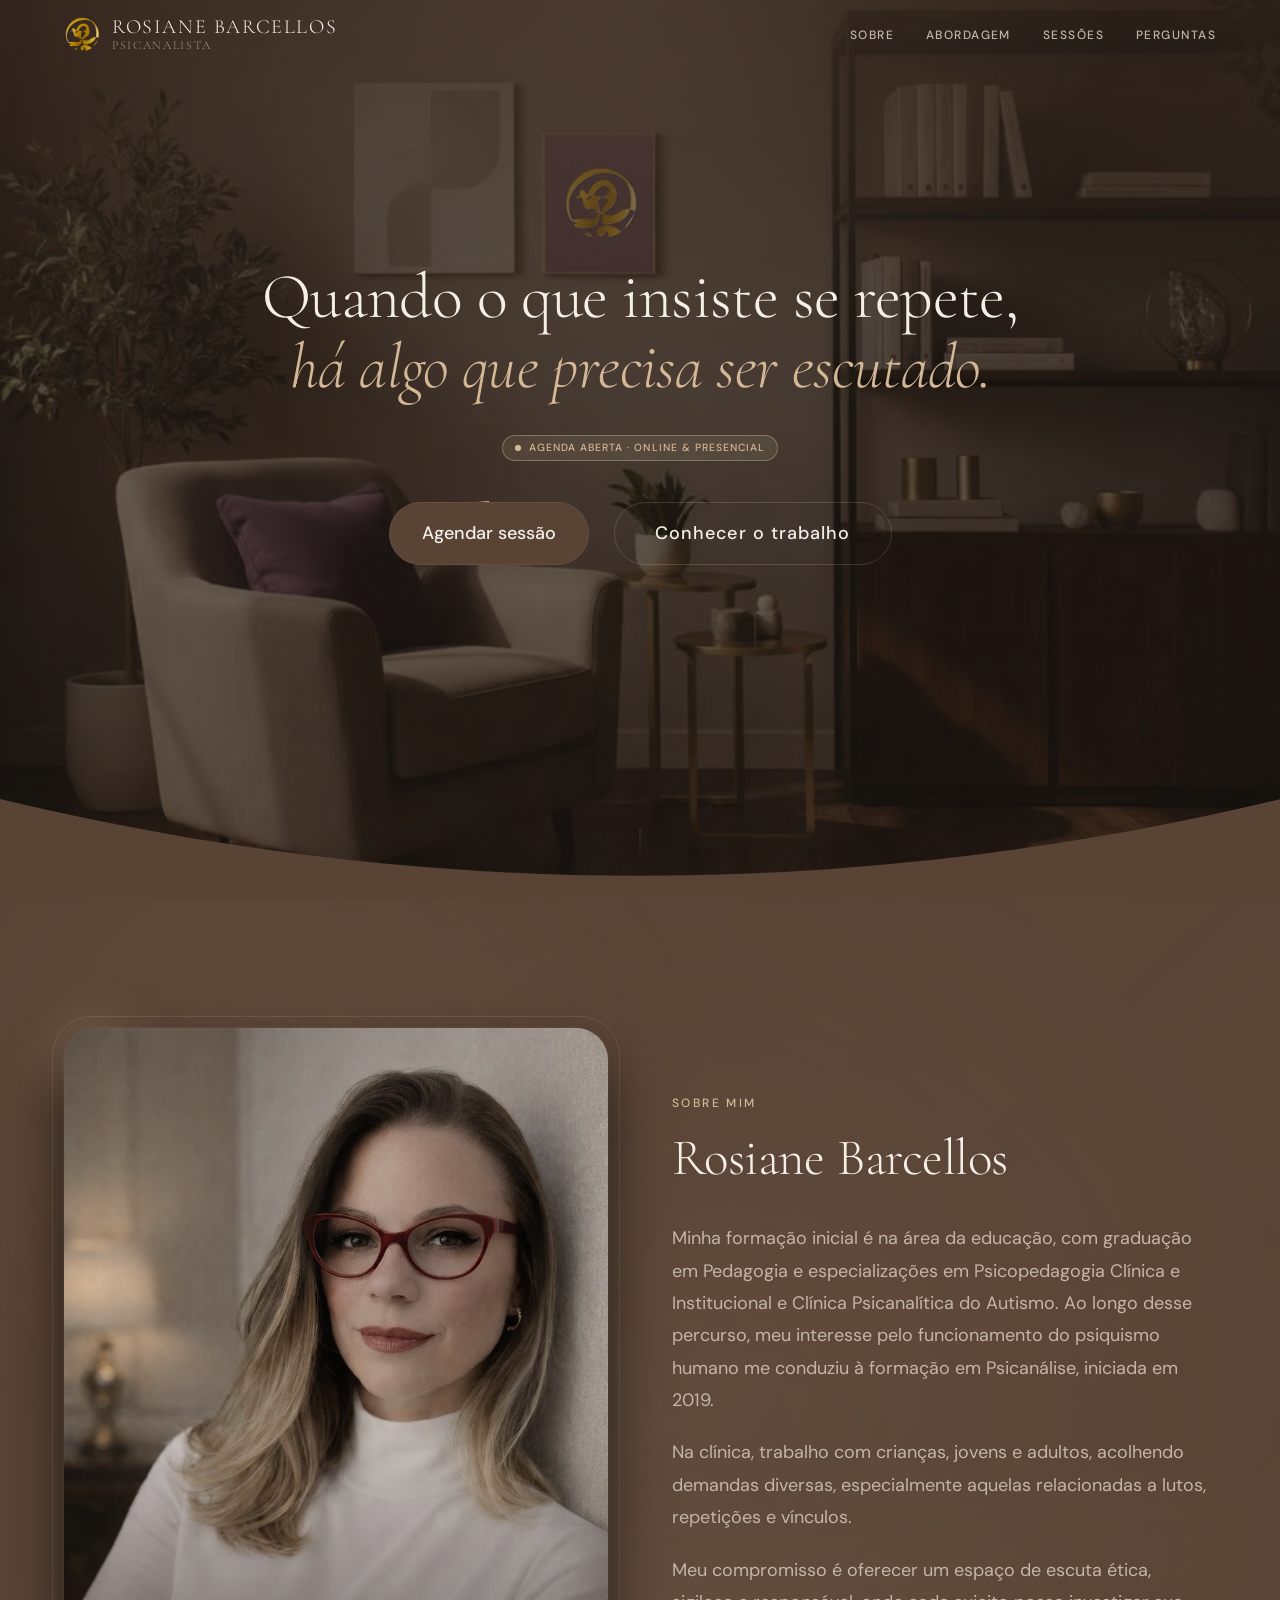
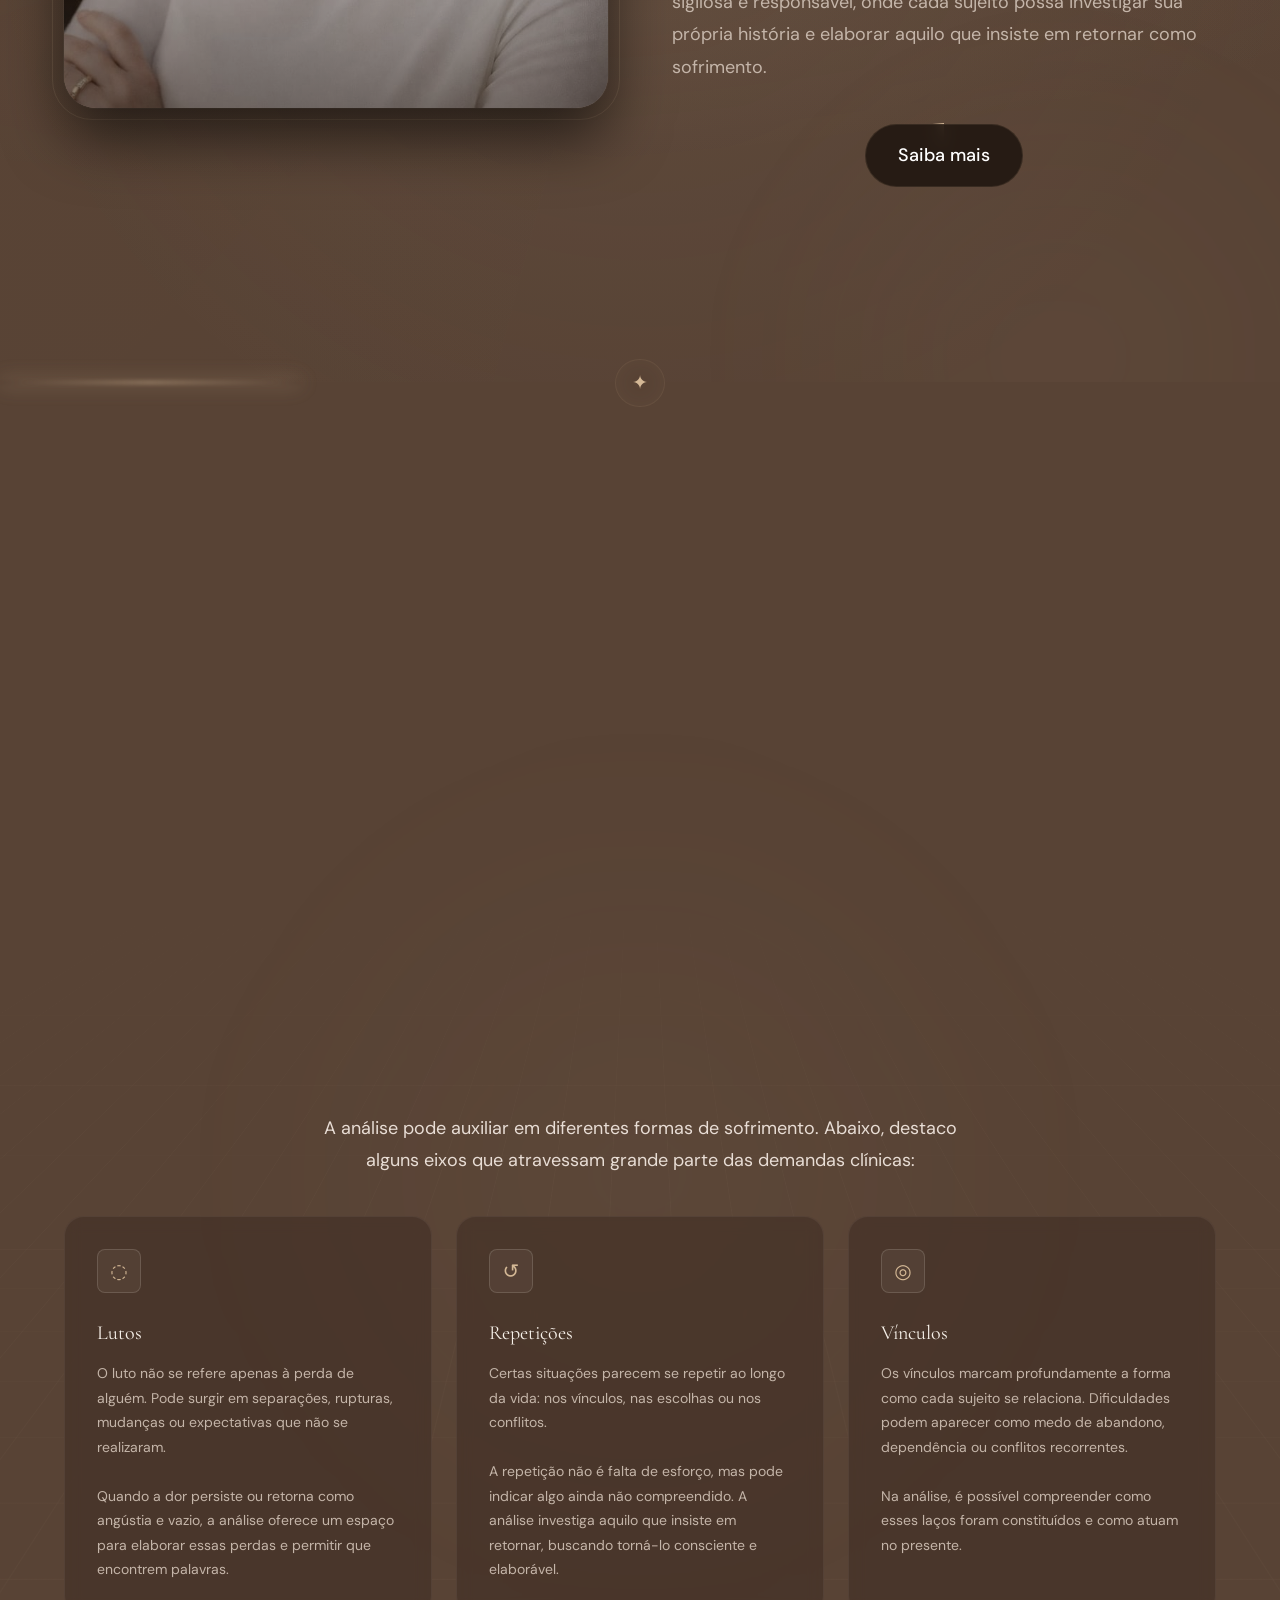
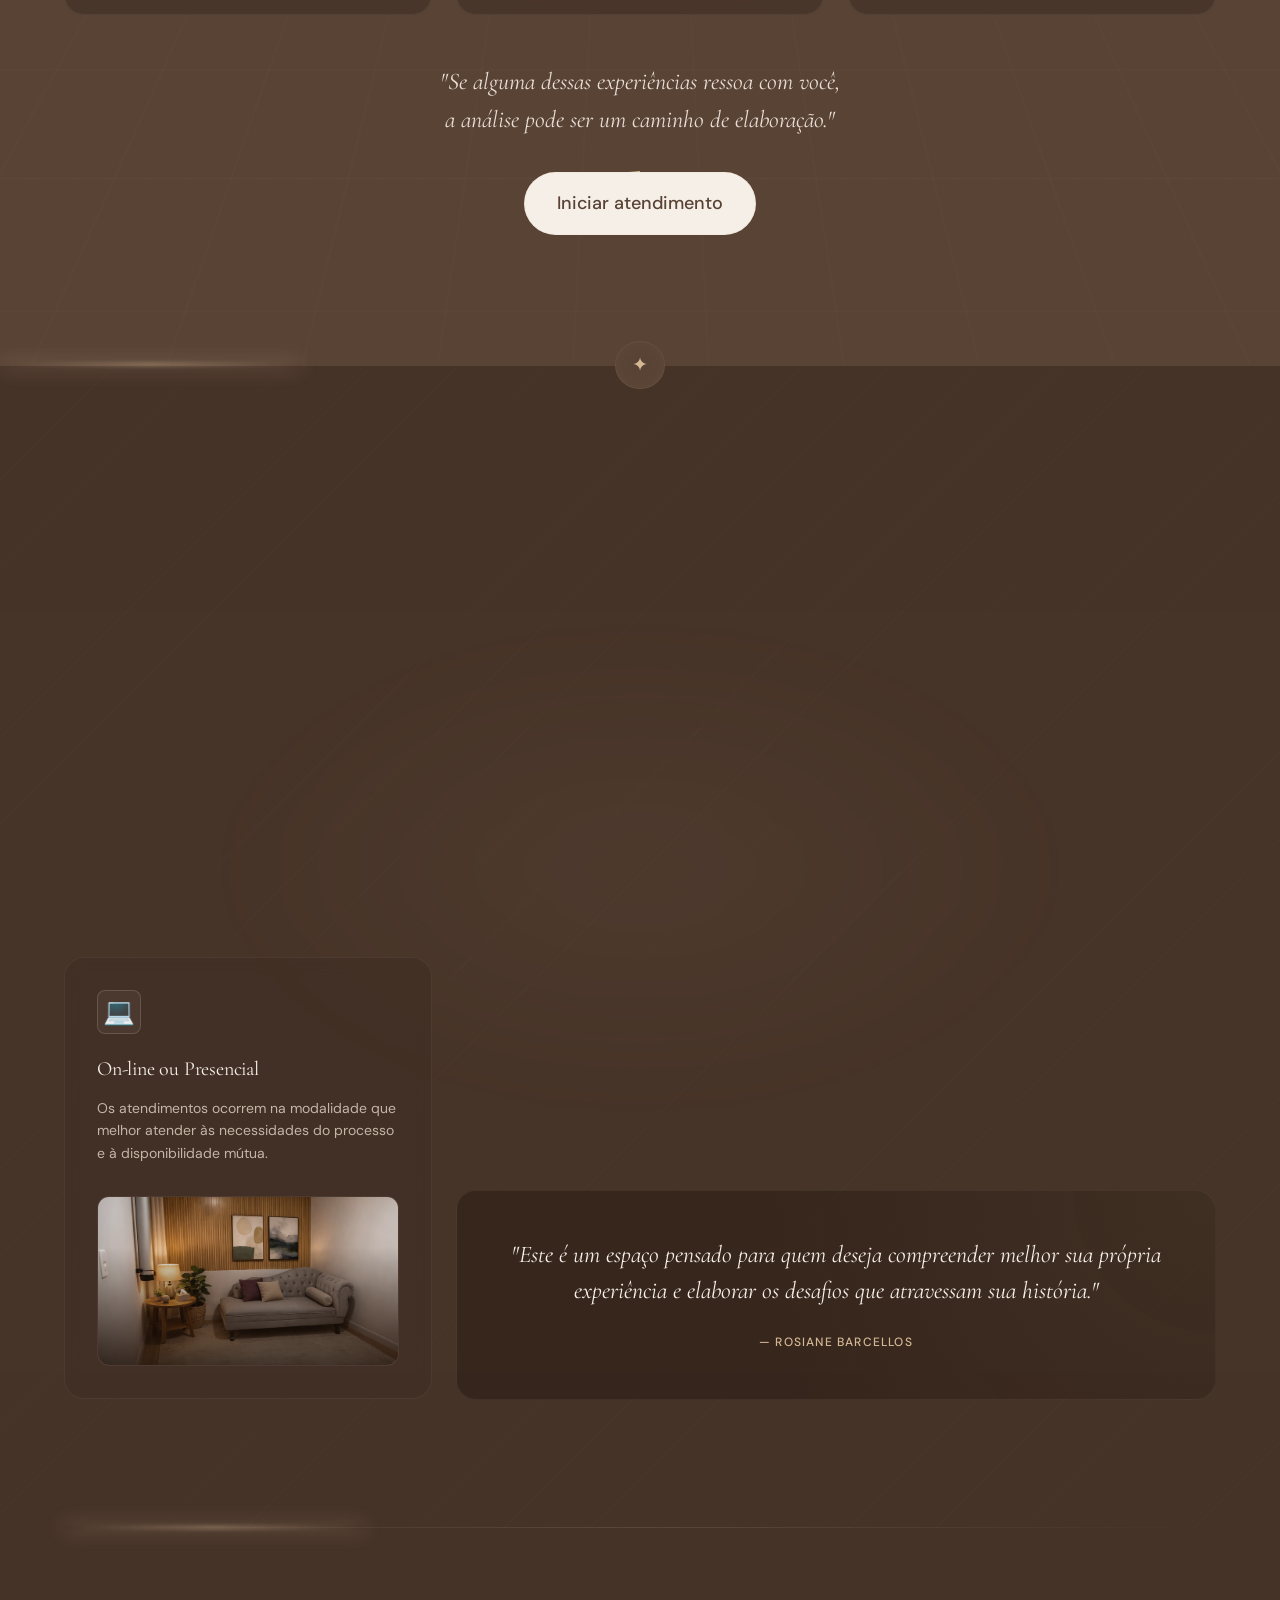
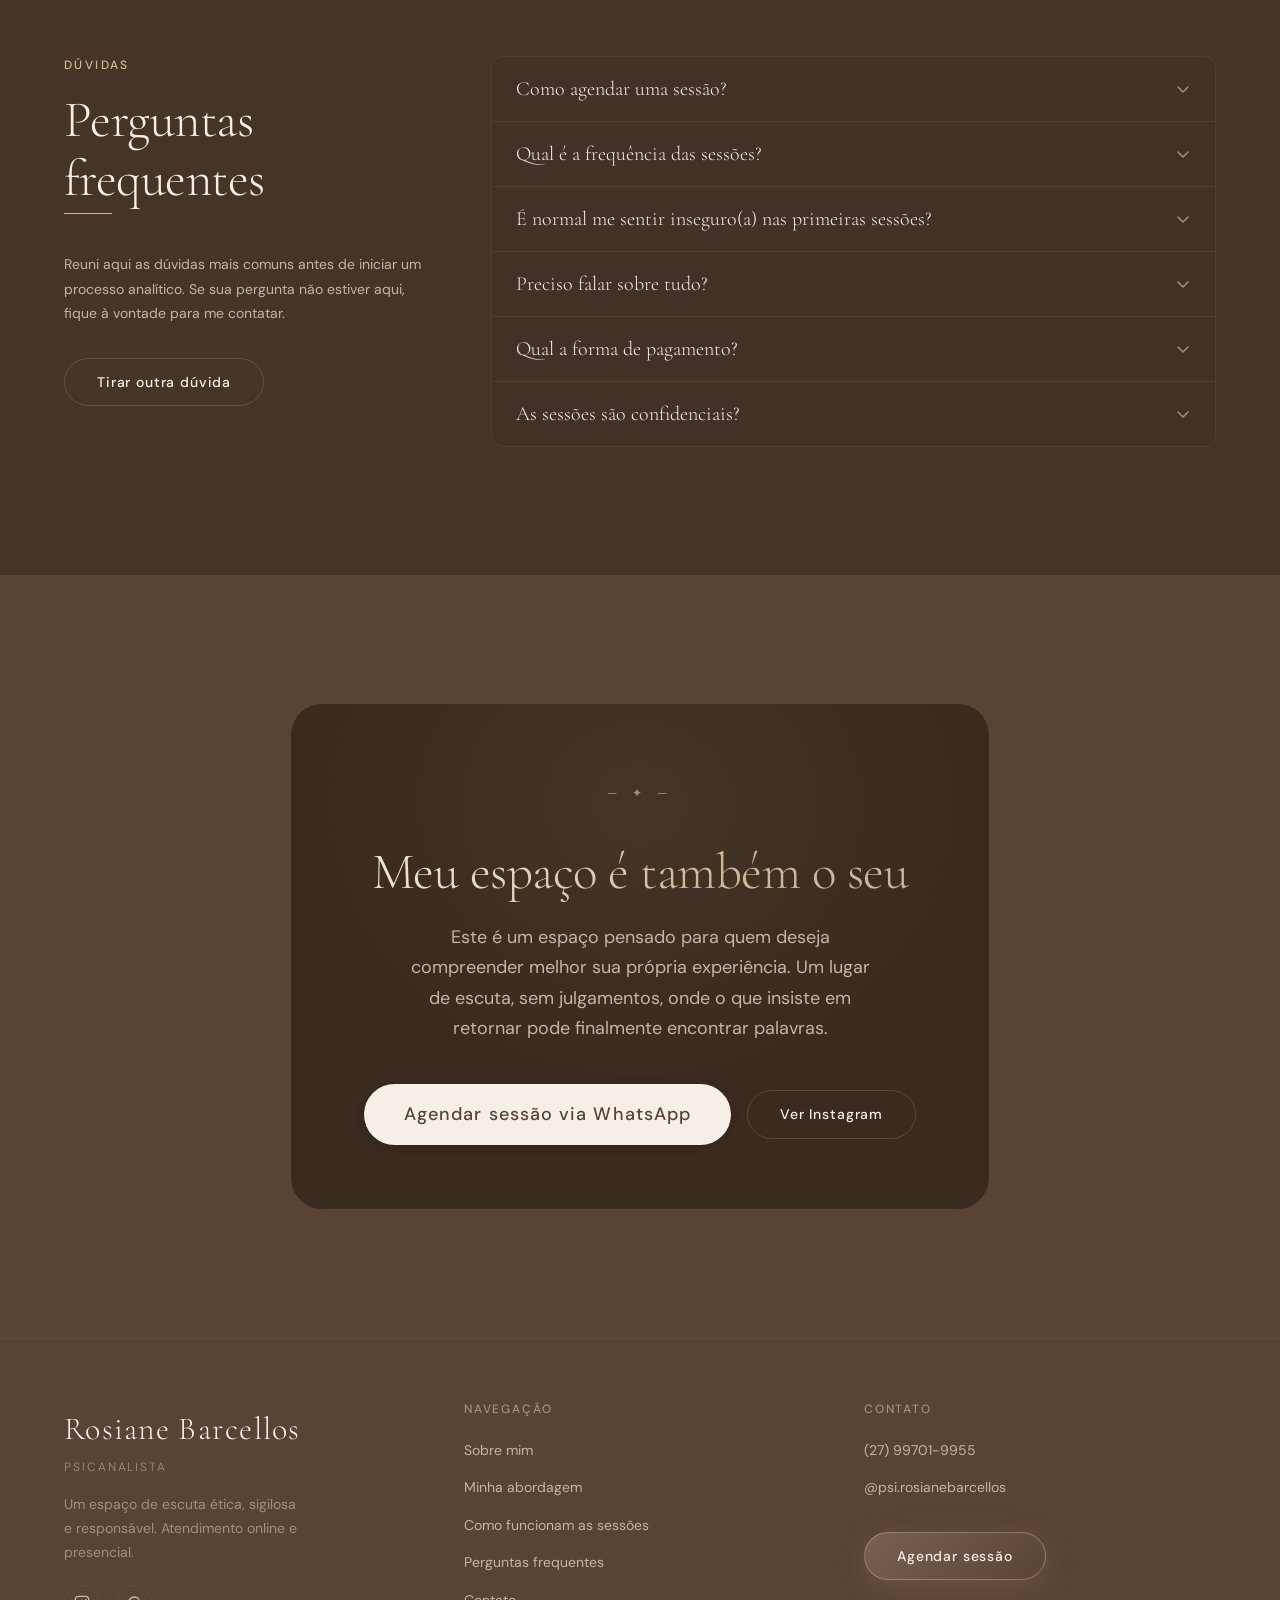
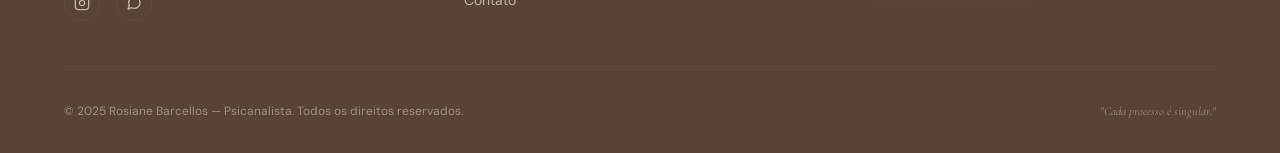
<file: index.html>
<!DOCTYPE html>
<html lang="pt-BR">

<head>
  <meta charset="UTF-8" />
  <meta name="viewport" content="width=device-width, initial-scale=1.0" />
  <title>Rosiane Barcellos — Psicanalista</title>
  <meta name="description"
    content="Sou Rosiane Barcellos, psicanalista dedicada a ajudar pessoas a se escutarem e lidarem com questões emocionais. Atendo crianças, jovens e adultos — online e presencial." />
  <meta name="keywords" content="psicanalista, psicanálise, terapia, lutos, vínculos, repetições, atendimento online" />

  <!-- Open Graph & Link Preview -->
  <meta property="og:title" content="Rosiane Barcellos — Psicanalista" />
  <meta property="og:description"
    content="Um espaço de escuta ética, sigilosa e responsável. Quando o que insiste se repete, há algo que precisa ser escutado." />
  <meta property="og:type" content="website" />
  <meta property="og:url" content="https://rosianebarcellos.com/" />
  <meta property="og:image" content="https://rosianebarcellos.com/assets/images/a_psicana-lise_a-c-_em_essaanc_57f64bc68682.png" />
  <meta property="og:image:alt" content="Logo Rosiane Barcellos Psicanalista" />

  <!-- Favicon -->
  <link rel="icon" type="image/png" href="assets/images/a_psicana-lise_a-c-_em_essaanc_57f64bc68682.png" />
  <link rel="apple-touch-icon" href="assets/images/a_psicana-lise_a-c-_em_essaanc_57f64bc68682.png" />

  <!-- Fonts: Cormorant Garamond (serifa elegante) + DM Sans (sans-serif limpa) -->
  <link rel="preconnect" href="https://fonts.googleapis.com" />
  <link rel="preconnect" href="https://fonts.gstatic.com" crossorigin />
  <link
    href="https://fonts.googleapis.com/css2?family=Cormorant+Garamond:ital,wght@0,300;0,400;0,500;0,600;0,700;1,300;1,400;1,500&family=DM+Sans:wght@300;400;500&family=Cormorant:ital,wght@1,300;1,400&display=swap"
    rel="stylesheet" />

  <link rel="stylesheet" href="assets/css/style.css" />

</head>

<body>

  <!-- ══════════════════════════════════════════════════════
       FUNDO ATMOSFÉRICO GLOBAL
  ══════════════════════════════════════════════════════ -->
  <div class="site-bg" aria-hidden="true">
    <div class="site-bg__glow"></div>
    <div class="site-bg__streak"></div>
    <div class="site-bg__vignette"></div>
  </div>

  <!-- ══════════════════════════════════════════════════════
       MOBILE NAV
  ══════════════════════════════════════════════════════ -->
  <div class="mobile-overlay" id="mobileOverlay" aria-hidden="true"></div>
  <nav class="mobile-nav" id="mobileNav" aria-label="Menu mobile">
    <button class="mobile-nav__close" id="mobileClose" aria-label="Fechar menu">✕</button>
    <ul class="mobile-nav__links">
      <li><a href="#sobre">Sobre</a></li>
      <li><a href="#abordagem">Abordagem</a></li>
      <li><a href="#sessoes">Sessões</a></li>
      <li><a href="#faq">Perguntas</a></li>
      <li><a href="#contato">Contato</a></li>
    </ul>
    <a href="https://wa.me/5527997019955" target="_blank" rel="nofollow" class="btn btn-primary btn-lg"
      style="margin-top: auto;">
      Agendar sessão
    </a>
  </nav>

  <!-- ══════════════════════════════════════════════════════
       NAVBAR
  ══════════════════════════════════════════════════════ -->
  <header class="nav" id="mainNav" role="banner">
    <div class="nav__inner">
      <a href="#" class="nav__logo" aria-label="Rosiane Barcellos — Início">
        <img src="assets/images/a_psicana-lise_a-c-_em_essaanc_57f64bc68682.png"
          alt="Logo Rosiane Barcellos" width="36" height="36" />
        <div>
          Rosiane Barcellos
          <span>Psicanalista</span>
        </div>
      </a>
      <ul class="nav__links" role="list">
        <li><a href="#sobre">Sobre</a></li>
        <li><a href="#abordagem">Abordagem</a></li>
        <li><a href="#sessoes">Sessões</a></li>
        <li><a href="#faq">Perguntas</a></li>
      </ul>

      <button class="nav__hamburger" id="hamburger" aria-label="Abrir menu" aria-expanded="false"
        aria-controls="mobileNav">
        <span></span><span></span><span></span>
      </button>
    </div>
  </header>

  <main>

    <!-- ══════════════════════════════════════════════════════
         DOBRA 1 — HERO
    ══════════════════════════════════════════════════════ -->
    <section class="hero" id="inicio" aria-label="Hero">
      <div class="hero__bg" aria-hidden="true">
        <img src="assets/images/site-rosiane-8-aRJJrCat0L3acEd_baf1157f73de.png"
          alt="Ambiente acolhedor do consultório de Rosiane Barcellos" loading="eager" fetchpriority="high" />
        <div class="hero__overlay"></div>
        <div class="hero__ambient"></div>
      </div>

      <div class="hero__content">
        <div class="hero__inner">
          <h1 class="hero__title animate-word delay-0">
            Quando o que insiste se repete,<br>
            <em>há algo que precisa ser escutado.</em>
          </h1>

          <div class="hero__badge animate-fade delay-200">
            <span class="hero__badge-dot"></span>
            Agenda aberta · Online &amp; Presencial
          </div>

          <div class="hero__actions animate-reveal delay-300">
            <a href="https://wa.me/5527997019955" target="_blank" rel="nofollow" class="btn-shimmer"
              id="hero-cta-primary">
              <span class="btn-shimmer__inner" style="background: var(--color-bg-dark); color: var(--color-text-primary);">
                <span class="btn-shimmer__flash"></span>
                Agendar sessão
              </span>
            </a>
            <a href="#sobre" class="btn btn-outline btn-lg" id="hero-cta-secondary">
              Conhecer o trabalho
            </a>
          </div>
        </div>
      </div>

      <div class="hero__scroll" aria-hidden="true">
        <div class="hero__scroll-line"></div>
      </div>

      <div class="hero__divider" aria-hidden="true">
        <svg viewBox="0 0 1440 120" preserveAspectRatio="none">
          <path class="shape-fill" d="M0,120 L0,0 C480,120 960,120 1440,0 L1440,120 Z"></path>
        </svg>
      </div>
    </section>

    <!-- ══════════════════════════════════════════════════════
         DOBRA 2 — SOBRE MIM
    ══════════════════════════════════════════════════════ -->
    <section class="section" id="sobre" aria-labelledby="sobre-titulo">
      <!-- Background Aura Effects -->
      <div class="sobre-orb-1" aria-hidden="true"></div>
      <div class="sobre-orb-2" aria-hidden="true"></div>
      <div class="sobre-interference" aria-hidden="true"></div>
      <div class="sobre-interference-reverse" aria-hidden="true"></div>
      <div class="sobre-beam" aria-hidden="true"></div>
      
      <div class="container">
        <div class="about-grid">

          <div class="about-photo animate-on-scroll">
            <div style="position: relative;">
              <div class="about-photo__frame">
                <img src="assets/images/whatsapp-image-2026-02-15-at-1_9176f972c679.jpeg"
                  alt="Rosiane Barcellos, psicanalista" loading="lazy" />
              </div>
              <div class="about-photo__border" aria-hidden="true"></div>
              <div class="about-photo__accent" aria-hidden="true"></div>
            </div>

            <div class="quote-block animate-on-scroll">
              <p class="quote-block__text">
                "A análise é um processo singular, sustentado pelo tempo, pela palavra e pela responsabilidade clínica."
              </p>
            </div>
          </div>

          <div class="about-content">
            <span class="section__eyebrow animate-on-scroll">Sobre mim</span>
            <div style="overflow: hidden; padding-bottom: 5px;">
              <h2 class="section__title heading-underline text-clip-anim animate-on-scroll" id="sobre-titulo" style="justify-content: flex-start;">
                <span style="animation-delay: 0.0s;">Rosiane</span>
                <span style="animation-delay: 0.15s;">Barcellos</span>
              </h2>
            </div>

            <div class="animate-on-scroll" style="transition-delay: 0.3s;">
              <p>
                Minha formação inicial é na área da educação, com graduação em Pedagogia e
                especializações em Psicopedagogia Clínica e Institucional e Clínica Psicanalítica
                do Autismo. Ao longo desse percurso, meu interesse pelo funcionamento do psiquismo
                humano me conduziu à formação em Psicanálise, iniciada em 2019.
              </p>
              <p>
                Na clínica, trabalho com crianças, jovens e adultos, acolhendo demandas diversas,
                especialmente aquelas relacionadas a lutos, repetições e vínculos.
              </p>
              <p>
                Meu compromisso é oferecer um espaço de escuta ética, sigilosa e responsável,
                onde cada sujeito possa investigar sua própria história e elaborar aquilo que
                insiste em retornar como sofrimento.
              </p>
            </div>

            <div style="margin-top: var(--space-10); display: flex; justify-content: center;" class="animate-on-scroll" style="transition-delay: 0.5s;">
              <a href="https://api.whatsapp.com/send?phone=5527997019955" target="_blank" rel="nofollow" class="btn-shimmer" id="sobre-cta">
                <span class="btn-shimmer__inner">
                  <span class="btn-shimmer__flash"></span>
                  Saiba mais
                </span>
              </a>
            </div>
          </div>

        </div>
      </div>
    </section>

    <!-- Transition Between Sections -->
    <div class="transition-zone" aria-hidden="true">
      <div class="transition-beam"></div>
      <div class="transition-star">✦</div>
    </div>

    <!-- ══════════════════════════════════════════════════════
         DOBRA 3 — MINHA ABORDAGEM
    ══════════════════════════════════════════════════════ -->
    <section class="section section--alt" id="abordagem" aria-labelledby="abordagem-titulo">
      <div class="abordagem-bg-grid" aria-hidden="true"></div>
      <div class="abordagem-glow" aria-hidden="true"></div>
      <div class="container" style="position: relative; z-index: 5;">

        <div class="approach-intro">
          <span class="section__eyebrow animate-on-scroll">Minha abordagem</span>
          <h2 class="section__title heading-underline text-clip-anim animate-on-scroll" id="abordagem-titulo" style="text-align: center;">
            <span style="animation-delay: 0.0s;">A</span> 
            <span style="animation-delay: 0.1s;">Psicanálise</span> 
            <span style="animation-delay: 0.2s;">como</span> 
            <span style="animation-delay: 0.3s;">método</span> 
            <span style="animation-delay: 0.4s;">de</span> 
            <span style="animation-delay: 0.5s;">escuta</span>
          </h2>
          <p class="section__lead animate-text-words animate-on-scroll" data-start-delay="0.4" style="text-align: center; margin: 0 auto var(--space-8);">
            A Psicanálise é um método de escuta que busca compreender o que se manifesta como sofrimento na
            vida do sujeito. Não se trata de aconselhamento ou orientação direta, mas de um trabalho
            de investigação da própria história, das repetições que se apresentam nos vínculos e dos
            lutos que permanecem sem elaboração.
          </p>
          <p class="section__lead animate-text-words animate-on-scroll" data-start-delay="1.2" style="text-align: center; margin: 0 auto;">
            Através da palavra, experiências que antes retornavam como angústia ou sintoma podem
            ser simbolizadas e compreendidas. Cada processo é singular. Não há fórmulas prontas.
            Há tempo, escuta e responsabilidade clínica.
          </p>
        </div>

        <div class="ornament animate-on-scroll">— ✦ —</div>

        <h3 class="animate-on-scroll"
          style="font-family: var(--font-sans); font-size: var(--text-sm); font-weight: 600; letter-spacing: 0.2em; text-transform: uppercase; color: var(--color-accent); text-align: center; margin-bottom: var(--space-8);">
          O que pode ser trabalhado na análise
        </h3>

        <p class="animate-on-scroll"
          style="text-align: center; font-size: var(--text-md); color: var(--color-text-secondary); max-width: 640px; margin: 0 auto var(--space-10); line-height: 1.75;">
          A análise pode auxiliar em diferentes formas de sofrimento. Abaixo, destaco alguns
          eixos que atravessam grande parte das demandas clínicas:
        </p>

        <div class="approach-grid">

          <div class="card flashlight-card animate-on-scroll" id="card-lutos">
            <div class="card__icon">◌</div>
            <div class="card__title">Lutos</div>
            <p class="card__body">
              O luto não se refere apenas à perda de alguém. Pode surgir em separações, rupturas,
              mudanças ou expectativas que não se realizaram.
              <br><br>
              Quando a dor persiste ou retorna como angústia e vazio, a análise oferece um espaço
              para elaborar essas perdas e permitir que encontrem palavras.
            </p>
          </div>

          <div class="card flashlight-card animate-on-scroll" id="card-repeticoes">
            <div class="card__icon">↺</div>
            <div class="card__title">Repetições</div>
            <p class="card__body">
              Certas situações parecem se repetir ao longo da vida: nos vínculos, nas escolhas
              ou nos conflitos.
              <br><br>
              A repetição não é falta de esforço, mas pode indicar algo ainda não compreendido.
              A análise investiga aquilo que insiste em retornar, buscando torná-lo consciente
              e elaborável.
            </p>
          </div>

          <div class="card flashlight-card animate-on-scroll" id="card-vinculos">
            <div class="card__icon">◎</div>
            <div class="card__title">Vínculos</div>
            <p class="card__body">
              Os vínculos marcam profundamente a forma como cada sujeito se relaciona.
              Dificuldades podem aparecer como medo de abandono, dependência ou conflitos
              recorrentes.
              <br><br>
              Na análise, é possível compreender como esses laços foram constituídos e como
              atuam no presente.
            </p>
          </div>

        </div>

        <div class="approach-closing animate-on-scroll">
          <p>
            "Se alguma dessas experiências ressoa com você,<br>
            a análise pode ser um caminho de elaboração."
          </p>
          <a href="https://api.whatsapp.com/send?phone=5527997019955" target="_blank" rel="nofollow"
            class="btn-shimmer" id="abordagem-cta">
            <span class="btn-shimmer__inner" style="background: var(--color-text-primary); color: var(--color-bg-dark);">
              <span class="btn-shimmer__flash"></span>
              Iniciar atendimento
            </span>
          </a>
        </div>

      </div>
    </section>

    <!-- Transition Between Sections -->
    <div class="transition-zone" aria-hidden="true">
      <div class="transition-beam"></div>
      <div class="transition-star">✦</div>
    </div>

    <!-- ══════════════════════════════════════════════════════
         DOBRA 4 — COMO FUNCIONAM AS SESSÕES
    ══════════════════════════════════════════════════════ -->
    <section class="section section--alt" id="sessoes" aria-labelledby="sessoes-titulo" style="position: relative; overflow: hidden;">
      <div class="sessoes-glow-bg" aria-hidden="true"></div>
      <div class="sessoes-bg-stripes" aria-hidden="true"></div>
      
      <div class="container" style="position: relative; z-index: 5;">
        <div style="text-align: center; margin-bottom: var(--space-16);">
          <span class="section__eyebrow animate-on-scroll">Como funciona</span>
          <h2 class="section__title heading-underline text-clip-anim animate-on-scroll" id="sessoes-titulo" style="justify-content: center;">
            <span style="animation-delay: 0.0s;">A</span>
            <span style="animation-delay: 0.1s;">Dinâmica</span>
            <span style="animation-delay: 0.2s;">das</span>
            <span style="animation-delay: 0.3s;">Sessões</span>
          </h2>
        </div>

        <div class="sessoes-bento">
          
          <!-- Card 1: Duração -->
          <div class="card flashlight-card animate-on-scroll sessoes-card-duracao delay-0">
            <div class="card__icon" style="font-size: 1.6rem; font-family: var(--font-sans);">⏱</div>
            <h3 class="card__title">50 Minutos</h3>
            <p class="card__desc">A análise acontece por meio de sessões individuais, garantindo tempo e espaço para que o percurso analítico se desenvolva com o rigor que a clínica exige.</p>
          </div>

          <!-- Card 2: Primeiro Encontro -->
          <div class="card flashlight-card animate-on-scroll sessoes-card-encontro delay-100">
            <div class="card__icon" style="font-size: 1.6rem; font-family: var(--font-sans);">🤝</div>
            <h3 class="card__title">O Primeiro Encontro</h3>
            <p class="card__desc">Momento de conversar sobre sua demanda e alinhar como o processo acontece — estabelecendo fundamentos como a frequência das sessões, valores e arranjos iniciais.</p>
          </div>

          <!-- Card 3: Modalidades -->
          <div class="card flashlight-card animate-on-scroll sessoes-card-modalidade delay-200">
            <div class="card__icon" style="font-size: 1.6rem; font-family: var(--font-sans);">💻</div>
            <h3 class="card__title" style="margin-bottom: var(--space-4);">On-line ou Presencial</h3>
            <p class="card__desc" style="margin-bottom: var(--space-8);">Os atendimentos ocorrem na modalidade que melhor atender às necessidades do processo e à disponibilidade mútua.</p>
            
            <div style="width: 100%; border-radius: var(--radius-lg); overflow: hidden; position: relative; aspect-ratio: 16/9; border: 1px solid var(--color-border-dark);">
              <img src="assets/images/chatgpt-image-1-de-mar_b6e8fc8a7283.png" alt="Ambiente de atendimento" style="width: 100%; height: 100%; object-fit: cover; filter: saturate(0.8) brightness(0.9);" loading="lazy" />
              <div style="position: absolute; inset: 0; background: linear-gradient(to top, rgba(30,18,11,0.8), transparent 70%);"></div>
            </div>
          </div>

          <!-- Card 4: O Espaço da Palavra -->
          <div class="card flashlight-card animate-on-scroll sessoes-card-espaco delay-300">
            <div style="display: flex; gap: var(--space-6); align-items: flex-start;">
              <div class="card__icon" style="font-size: 1.6rem; color: var(--color-text-primary); font-family: var(--font-sans); background: rgba(212, 184, 150, 0.1); border-color: rgba(212, 184, 150, 0.2); flex-shrink: 0;">✧</div>
              <div>
                <h3 class="card__title" style="font-size: 1.5rem; color: var(--color-accent); margin-bottom: 1rem;">O Espaço da Palavra</h3>
                <p class="card__body" style="font-size: 1rem; color: var(--color-text-secondary);">
                  A sessão é o lugar dedicado à escuta e à palavra livre. Cada encontro se constrói a partir do que se apresenta, sem julgamentos ou direcionamentos prontos. Permitindo desdobrar aquilo que insiste em repetir e ampliar a compreensão sobre si mesmo.
                </p>
              </div>
            </div>
          </div>

          <!-- Card 5: Quote -->
          <div class="animate-on-scroll sessoes-card-quote delay-400">
            <div class="sessoes-quote-beam"></div>
            <div style="position: relative; z-index: 2; width: 100%;">
              <p class="quote-block__text" style="font-size: clamp(1.2rem, 3vw, 1.5rem); color: var(--color-text-primary); line-height: 1.5; font-weight: var(--weight-regular);">
                "Este é um espaço pensado para quem deseja compreender melhor sua própria experiência e elaborar os desafios que atravessam sua história."
              </p>
              <div class="quote-block__author" style="margin-top: var(--space-6); font-weight: var(--weight-medium); color: var(--color-accent);">— Rosiane Barcellos</div>
            </div>
          </div>

        </div>
      </div>
    </section>

    <div class="transition-wrapper" aria-hidden="true">
      <div class="transition-line">
        <div class="transition-beam"></div>
      </div>
    </div>

    <!-- ══════════════════════════════════════════════════════
         DOBRA 5 — PERGUNTAS FREQUENTES
    ══════════════════════════════════════════════════════ -->
    <section class="section section--alt" id="faq" aria-labelledby="faq-titulo">
      <div class="container">
        <div class="faq-layout">

          <div class="faq-sidebar animate-on-scroll">
            <span class="section__eyebrow">Dúvidas</span>
            <h2 class="section__title heading-underline" id="faq-titulo">
              Perguntas frequentes
            </h2>
            <p>
              Reuni aqui as dúvidas mais comuns antes de iniciar um processo analítico.
              Se sua pergunta não estiver aqui, fique à vontade para me contatar.
            </p>
            <div style="margin-top: var(--space-8);">
              <a href="https://wa.me/5527997019955" target="_blank" rel="nofollow" class="btn btn-outline" id="faq-cta">
                Tirar outra dúvida
              </a>
            </div>
          </div>

          <div class="accordion animate-on-scroll" id="faq-accordion" role="list">

            <div class="accordion__item" role="listitem">
              <button class="accordion__trigger" aria-expanded="false" id="faq-q1">
                Como agendar uma sessão?
                <svg class="accordion__chevron" viewBox="0 0 16 16" fill="none" stroke="currentColor" stroke-width="1.5"
                  aria-hidden="true">
                  <path d="M3 6l5 5 5-5" stroke-linecap="round" stroke-linejoin="round" />
                </svg>
              </button>
              <div class="accordion__body" role="region" aria-labelledby="faq-q1">
                <div class="accordion__content">
                  Clique no botão "Agendar sessão". Você será direcionado a uma conversa
                  comigo no WhatsApp, onde alinharemos horário e demais detalhes.
                </div>
              </div>
            </div>

            <div class="accordion__item" role="listitem">
              <button class="accordion__trigger" aria-expanded="false" id="faq-q2">
                Qual é a frequência das sessões?
                <svg class="accordion__chevron" viewBox="0 0 16 16" fill="none" stroke="currentColor" stroke-width="1.5"
                  aria-hidden="true">
                  <path d="M3 6l5 5 5-5" stroke-linecap="round" stroke-linejoin="round" />
                </svg>
              </button>
              <div class="accordion__body" role="region" aria-labelledby="faq-q2">
                <div class="accordion__content">
                  Geralmente, as sessões são semanais, mas podemos ajustar conforme necessário
                  dentro do processo analítico.
                </div>
              </div>
            </div>

            <div class="accordion__item" role="listitem">
              <button class="accordion__trigger" aria-expanded="false" id="faq-q3">
                É normal me sentir inseguro(a) nas primeiras sessões?
                <svg class="accordion__chevron" viewBox="0 0 16 16" fill="none" stroke="currentColor" stroke-width="1.5"
                  aria-hidden="true">
                  <path d="M3 6l5 5 5-5" stroke-linecap="round" stroke-linejoin="round" />
                </svg>
              </button>
              <div class="accordion__body" role="region" aria-labelledby="faq-q3">
                <div class="accordion__content">
                  Sim, é completamente normal. Falar sobre si mesmo pode parecer desafiador
                  no início, mas com o tempo, o espaço se torna mais confortável e natural.
                </div>
              </div>
            </div>

            <div class="accordion__item" role="listitem">
              <button class="accordion__trigger" aria-expanded="false" id="faq-q4">
                Preciso falar sobre tudo?
                <svg class="accordion__chevron" viewBox="0 0 16 16" fill="none" stroke="currentColor" stroke-width="1.5"
                  aria-hidden="true">
                  <path d="M3 6l5 5 5-5" stroke-linecap="round" stroke-linejoin="round" />
                </svg>
              </button>
              <div class="accordion__body" role="region" aria-labelledby="faq-q4">
                <div class="accordion__content">
                  Não é necessário falar sobre tudo, apenas sobre aquilo que você se sente
                  à vontade. O que for importante será abordado no momento certo, sem pressões.
                </div>
              </div>
            </div>

            <div class="accordion__item" role="listitem">
              <button class="accordion__trigger" aria-expanded="false" id="faq-q5">
                Qual a forma de pagamento?
                <svg class="accordion__chevron" viewBox="0 0 16 16" fill="none" stroke="currentColor" stroke-width="1.5"
                  aria-hidden="true">
                  <path d="M3 6l5 5 5-5" stroke-linecap="round" stroke-linejoin="round" />
                </svg>
              </button>
              <div class="accordion__body" role="region" aria-labelledby="faq-q5">
                <div class="accordion__content">
                  O pagamento é realizado via Pix após finalizar a sessão.
                </div>
              </div>
            </div>

            <div class="accordion__item" role="listitem">
              <button class="accordion__trigger" aria-expanded="false" id="faq-q6">
                As sessões são confidenciais?
                <svg class="accordion__chevron" viewBox="0 0 16 16" fill="none" stroke="currentColor" stroke-width="1.5"
                  aria-hidden="true">
                  <path d="M3 6l5 5 5-5" stroke-linecap="round" stroke-linejoin="round" />
                </svg>
              </button>
              <div class="accordion__body" role="region" aria-labelledby="faq-q6">
                <div class="accordion__content">
                  Sim. Tudo o que é compartilhado nas sessões é protegido por sigilo ético
                  e profissional.
                </div>
              </div>
            </div>

          </div>
        </div>
      </div>
    </section>

    <!-- ══════════════════════════════════════════════════════
         DOBRA 6 — CTA / CONTATO
    ══════════════════════════════════════════════════════ -->
    <section class="cta-section" id="contato" aria-labelledby="contato-titulo">
      <div class="container">
        <div class="cta-card animate-on-scroll flashlight-card" id="cta-card">
          <div class="cta-card__ambient" aria-hidden="true"></div>
          <div class="ornament" style="margin-bottom: var(--space-6);">— ✦ —</div>
          <h2 class="text-gradient" id="contato-titulo">
            Meu espaço é também o seu
          </h2>
          <p>
            Este é um espaço pensado para quem deseja compreender melhor sua própria
            experiência. Um lugar de escuta, sem julgamentos, onde o que insiste em
            retornar pode finalmente encontrar palavras.
          </p>
          <div class="cta-card__actions">
            <a href="https://wa.me/5527997019955" target="_blank" rel="nofollow" class="btn btn-primary btn-lg"
              id="contato-cta-primary">
              Agendar sessão via WhatsApp
            </a>
            <a href="https://www.instagram.com/psi.rosianebarcellos/" target="_blank" rel="nofollow"
              class="btn btn-outline" id="contato-cta-instagram">
              Ver Instagram
            </a>
          </div>
        </div>
      </div>
    </section>

  </main>

  <!-- ══════════════════════════════════════════════════════
       FOOTER
  ══════════════════════════════════════════════════════ -->
  <footer role="contentinfo">
    <div class="container">
      <div class="footer-inner">

        <div>
          <div class="footer-logo">
            Rosiane Barcellos
            <span>Psicanalista</span>
          </div>
          <p class="footer-tagline">
            Um espaço de escuta ética, sigilosa e responsável. Atendimento online e presencial.
          </p>
          <div class="footer-social">
            <a href="https://www.instagram.com/psi.rosianebarcellos/" target="_blank" rel="nofollow"
              aria-label="Instagram de Rosiane Barcellos" title="Instagram">
              <svg xmlns="http://www.w3.org/2000/svg" width="16" height="16" viewBox="0 0 24 24" fill="none" stroke="currentColor" stroke-width="2" stroke-linecap="round" stroke-linejoin="round">
                <rect x="2" y="2" width="20" height="20" rx="5" ry="5"></rect>
                <path d="M16 11.37A4 4 0 1 1 12.63 8 4 4 0 0 1 16 11.37z"></path>
                <line x1="17.5" y1="6.5" x2="17.51" y2="6.5"></line>
              </svg>
            </a>
            <a href="https://wa.me/5527997019955" target="_blank" rel="nofollow"
              aria-label="WhatsApp de Rosiane Barcellos" title="WhatsApp">
              <svg xmlns="http://www.w3.org/2000/svg" width="16" height="16" viewBox="0 0 24 24" fill="none" stroke="currentColor" stroke-width="2" stroke-linecap="round" stroke-linejoin="round">
                <path d="M21 11.5a8.38 8.38 0 0 1-.9 3.8 8.5 8.5 0 0 1-7.6 4.7 8.38 8.38 0 0 1-3.8-.9L3 21l1.9-5.7a8.38 8.38 0 0 1-.9-3.8 8.5 8.5 0 0 1 4.7-7.6 8.38 8.38 0 0 1 3.8-.9h.5a8.48 8.48 0 0 1 8 8v.5z"></path>
              </svg>
            </a>
          </div>
        </div>

        <div>
          <h3 class="footer-col-title">Navegação</h3>
          <ul class="footer-links" role="list">
            <li><a href="#sobre">Sobre mim</a></li>
            <li><a href="#abordagem">Minha abordagem</a></li>
            <li><a href="#sessoes">Como funcionam as sessões</a></li>
            <li><a href="#faq">Perguntas frequentes</a></li>
            <li><a href="#contato">Contato</a></li>
          </ul>
        </div>

        <div>
          <h3 class="footer-col-title">Contato</h3>
          <ul class="footer-links" role="list">
            <li>
              <a href="https://wa.me/5527997019955" target="_blank" rel="nofollow">
                (27) 99701-9955
              </a>
            </li>
            <li>
              <a href="https://www.instagram.com/psi.rosianebarcellos/" target="_blank" rel="nofollow">
                @psi.rosianebarcellos
              </a>
            </li>
          </ul>
          <div style="margin-top: var(--space-8);">
            <a href="https://wa.me/5527997019955" target="_blank" rel="nofollow" class="btn btn-glow" id="footer-cta">
              Agendar sessão
            </a>
          </div>
        </div>

      </div>

      <div class="footer-bottom">
        <span>&copy; 2025 Rosiane Barcellos — Psicanalista. Todos os direitos reservados.</span>
        <span style="font-family: var(--font-serif); font-style: italic; color: var(--color-text-subtle);">
          "Cada processo é singular."
        </span>
      </div>
    </div>
  </footer>

  <!-- ══════════════════════════════════════════════════════
       JAVASCRIPT
  ══════════════════════════════════════════════════════ -->
  <script src="assets/js/main.js" defer></script>


</body>

</html>
</file>
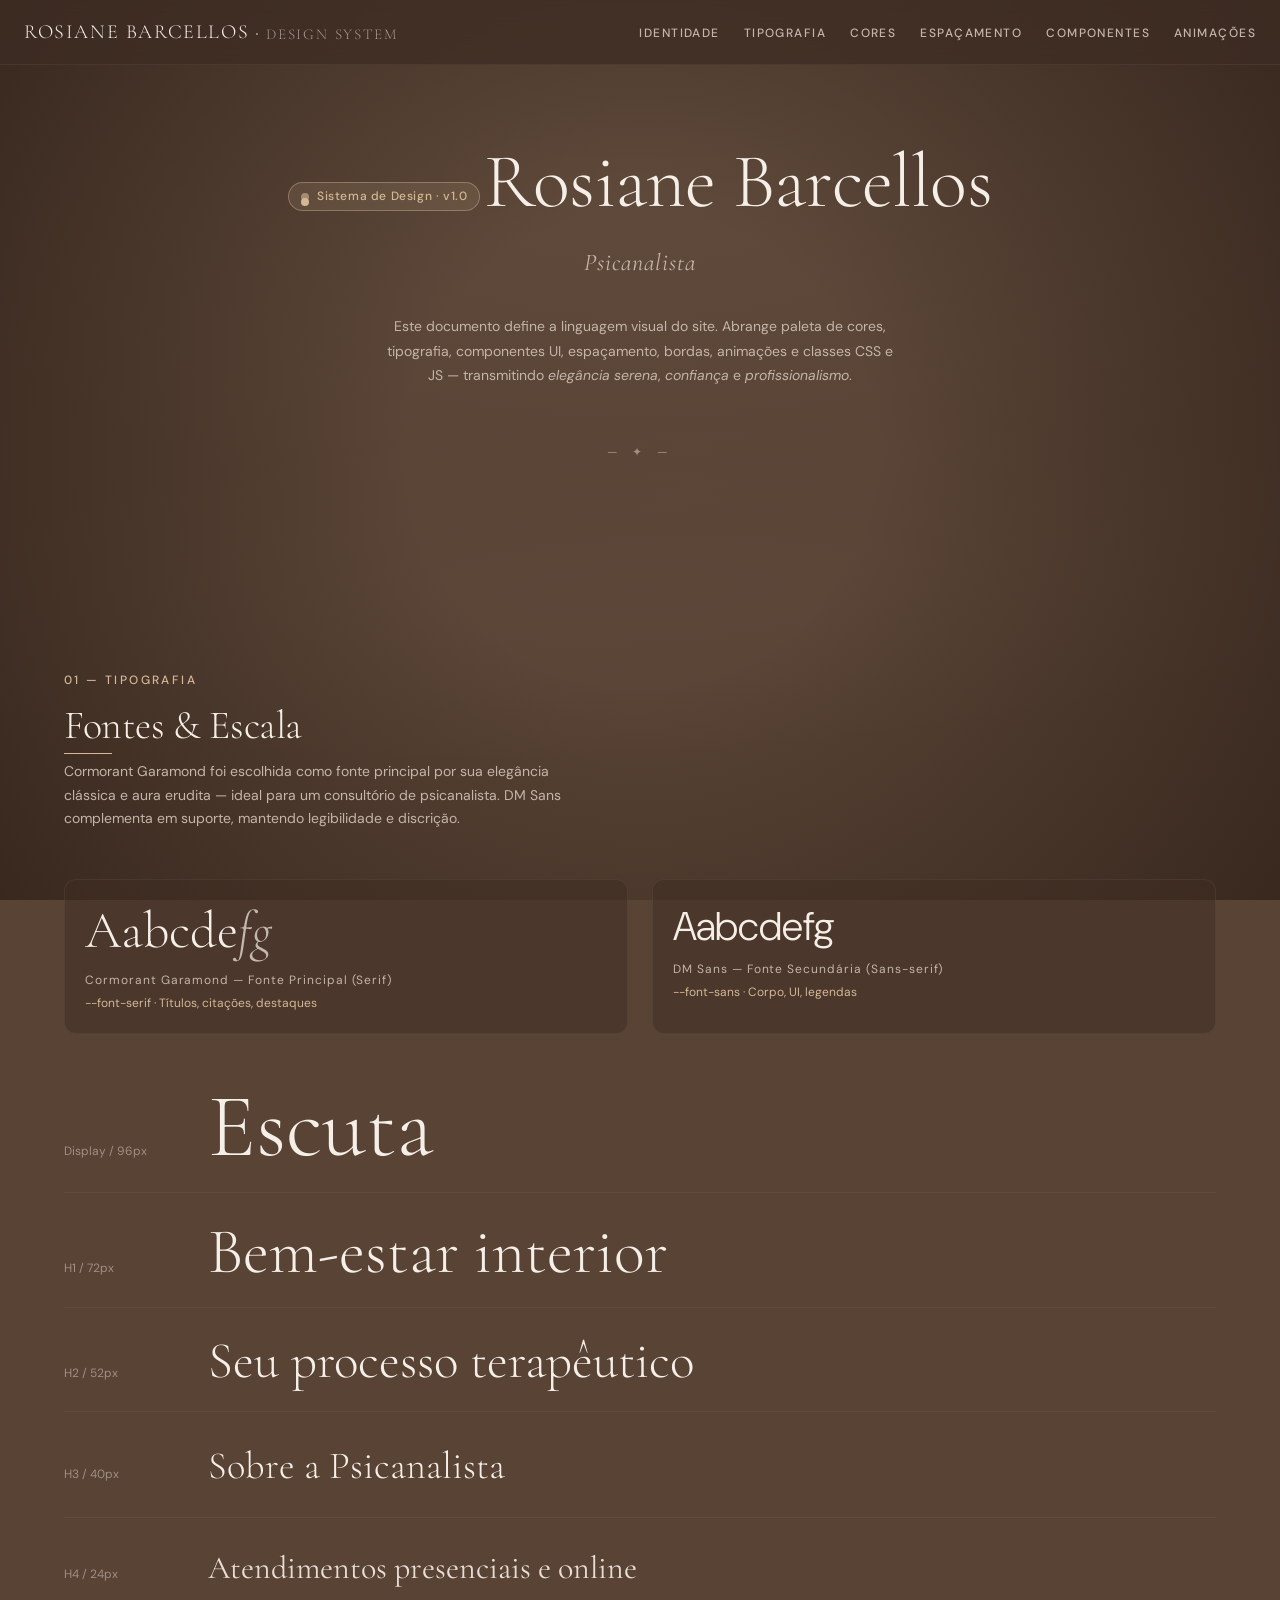
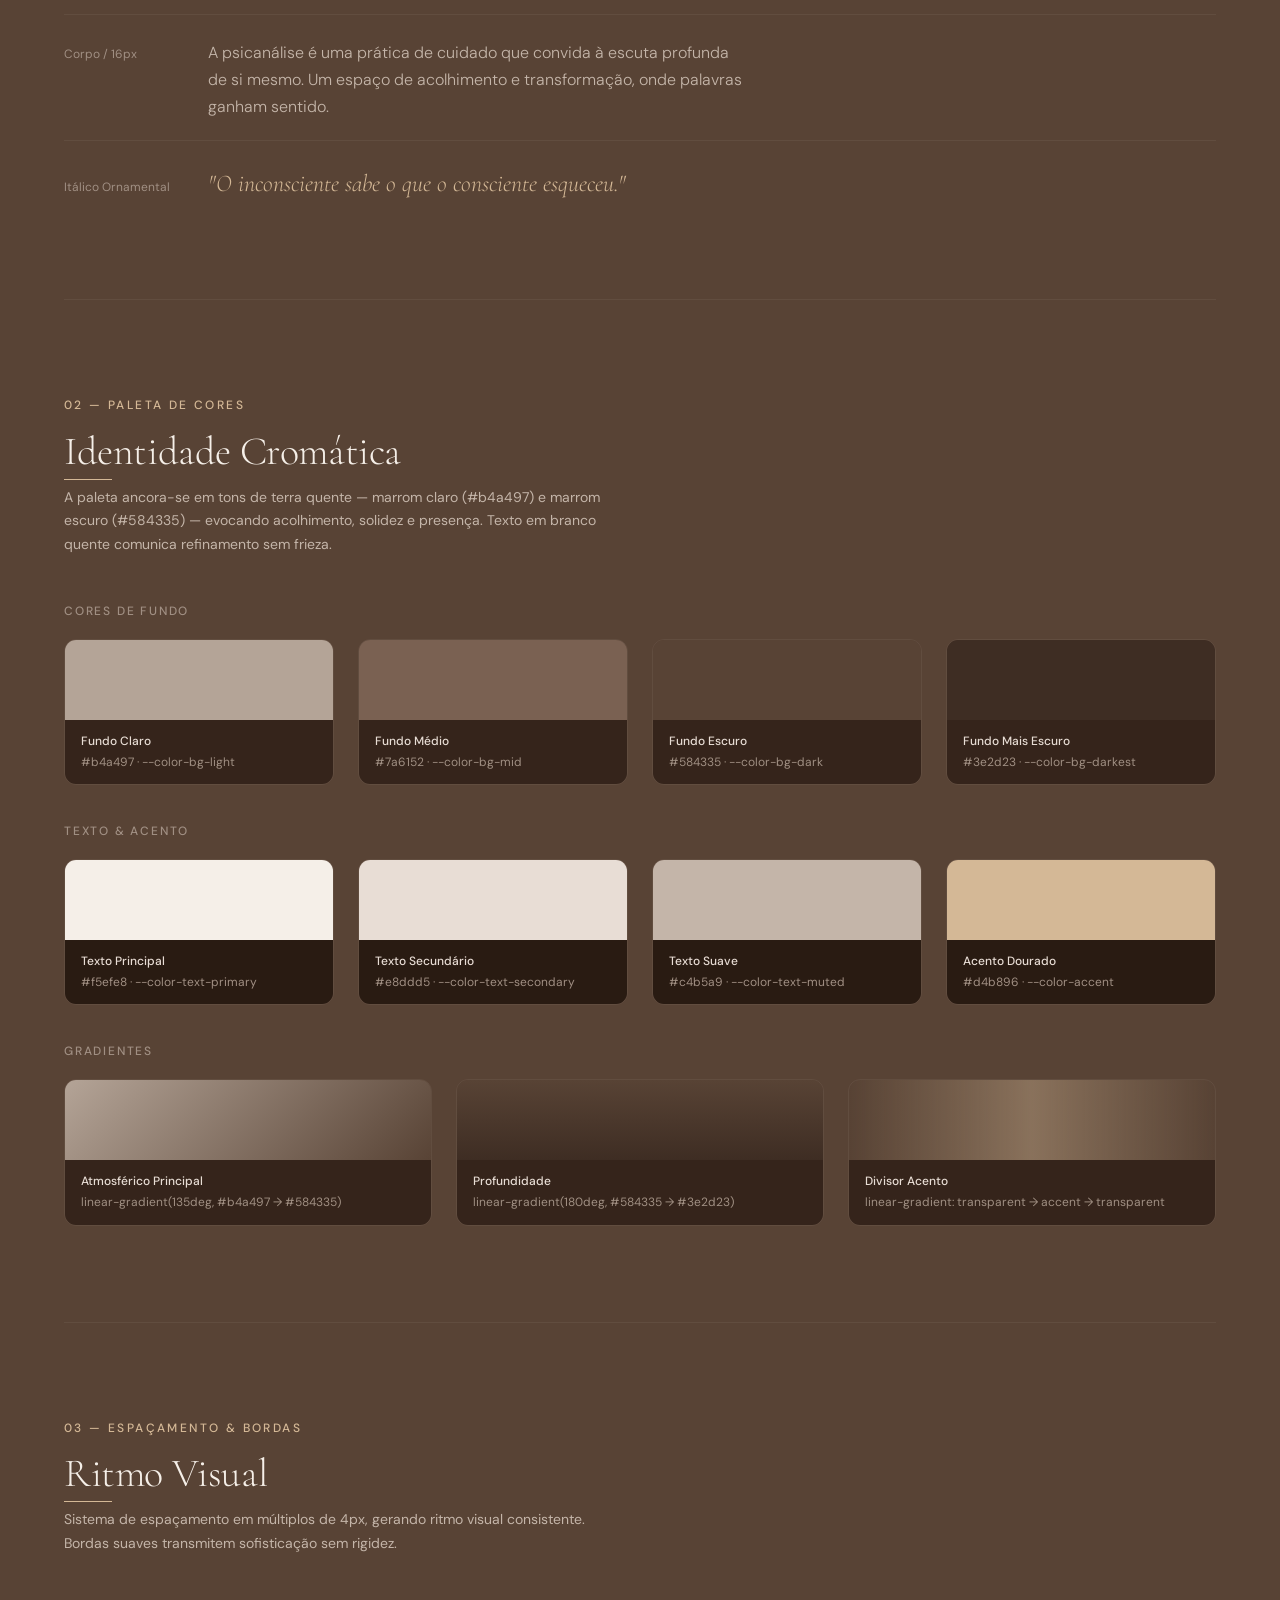
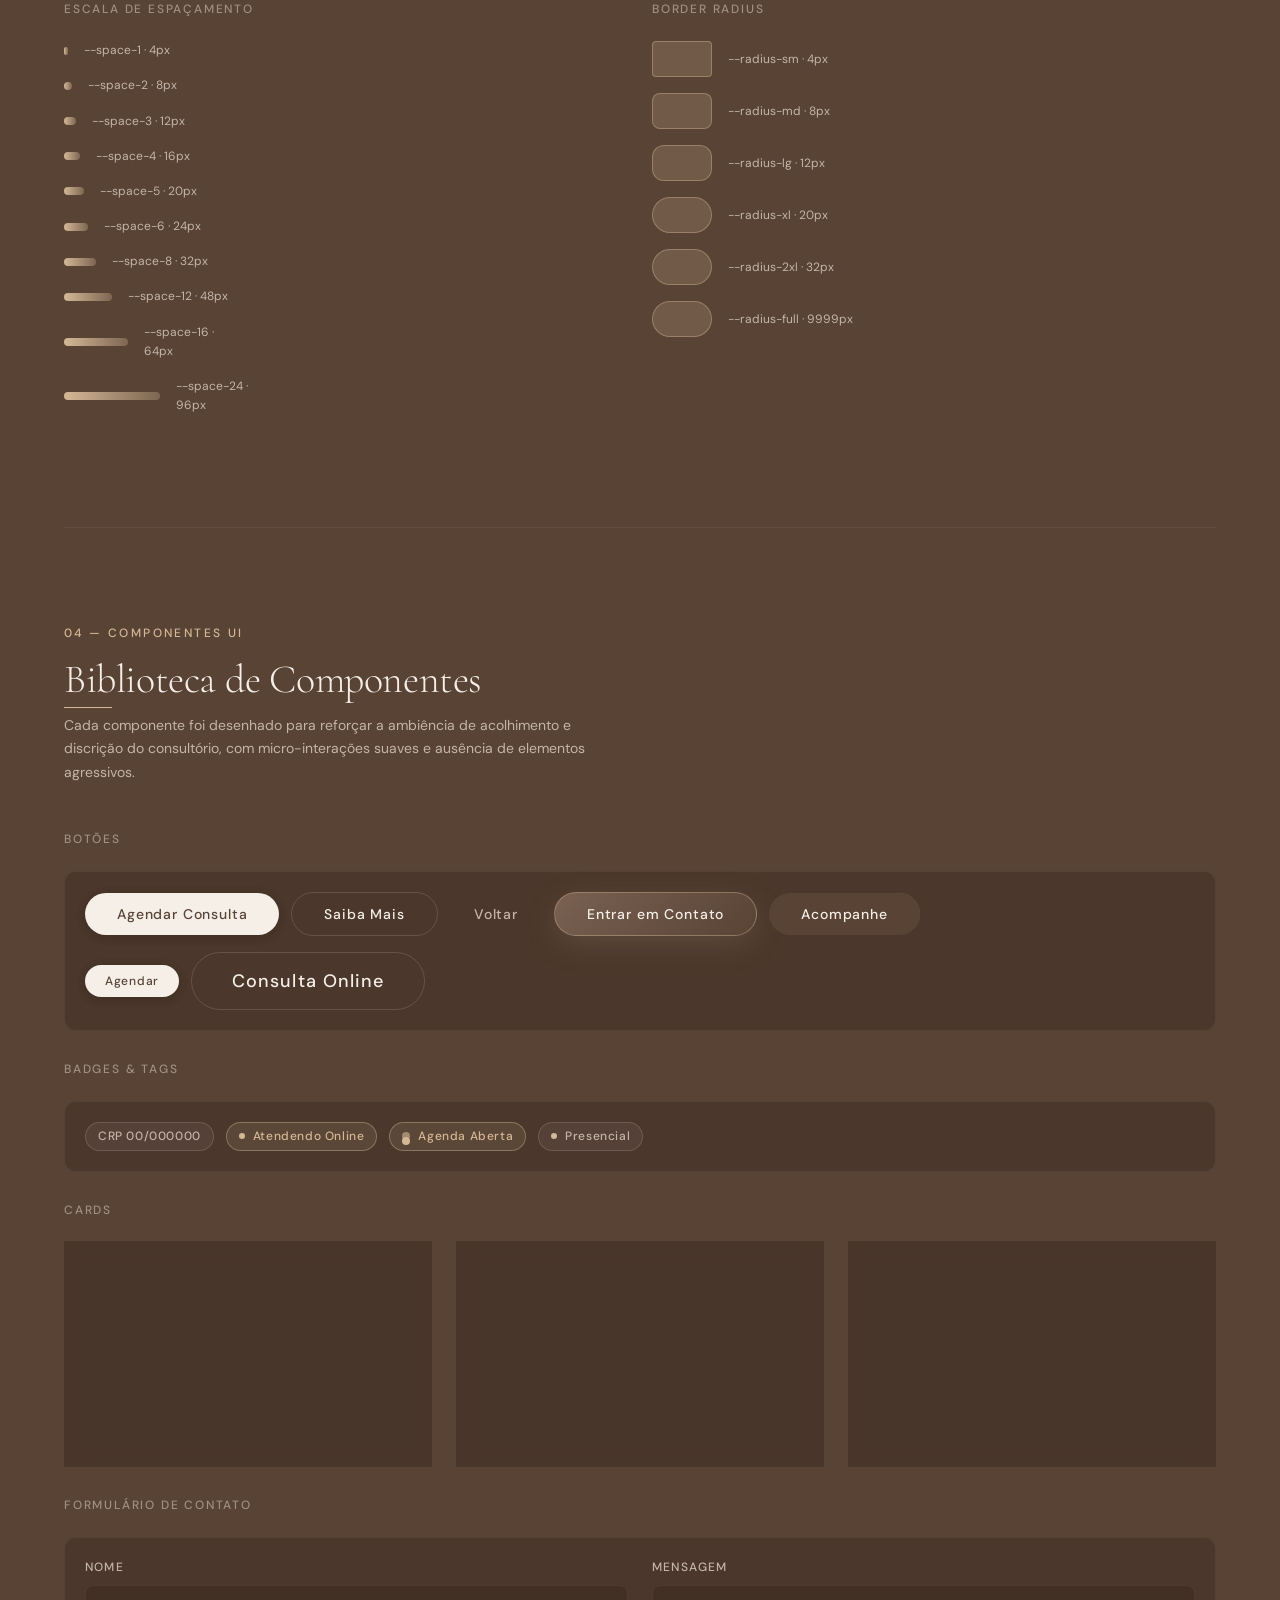
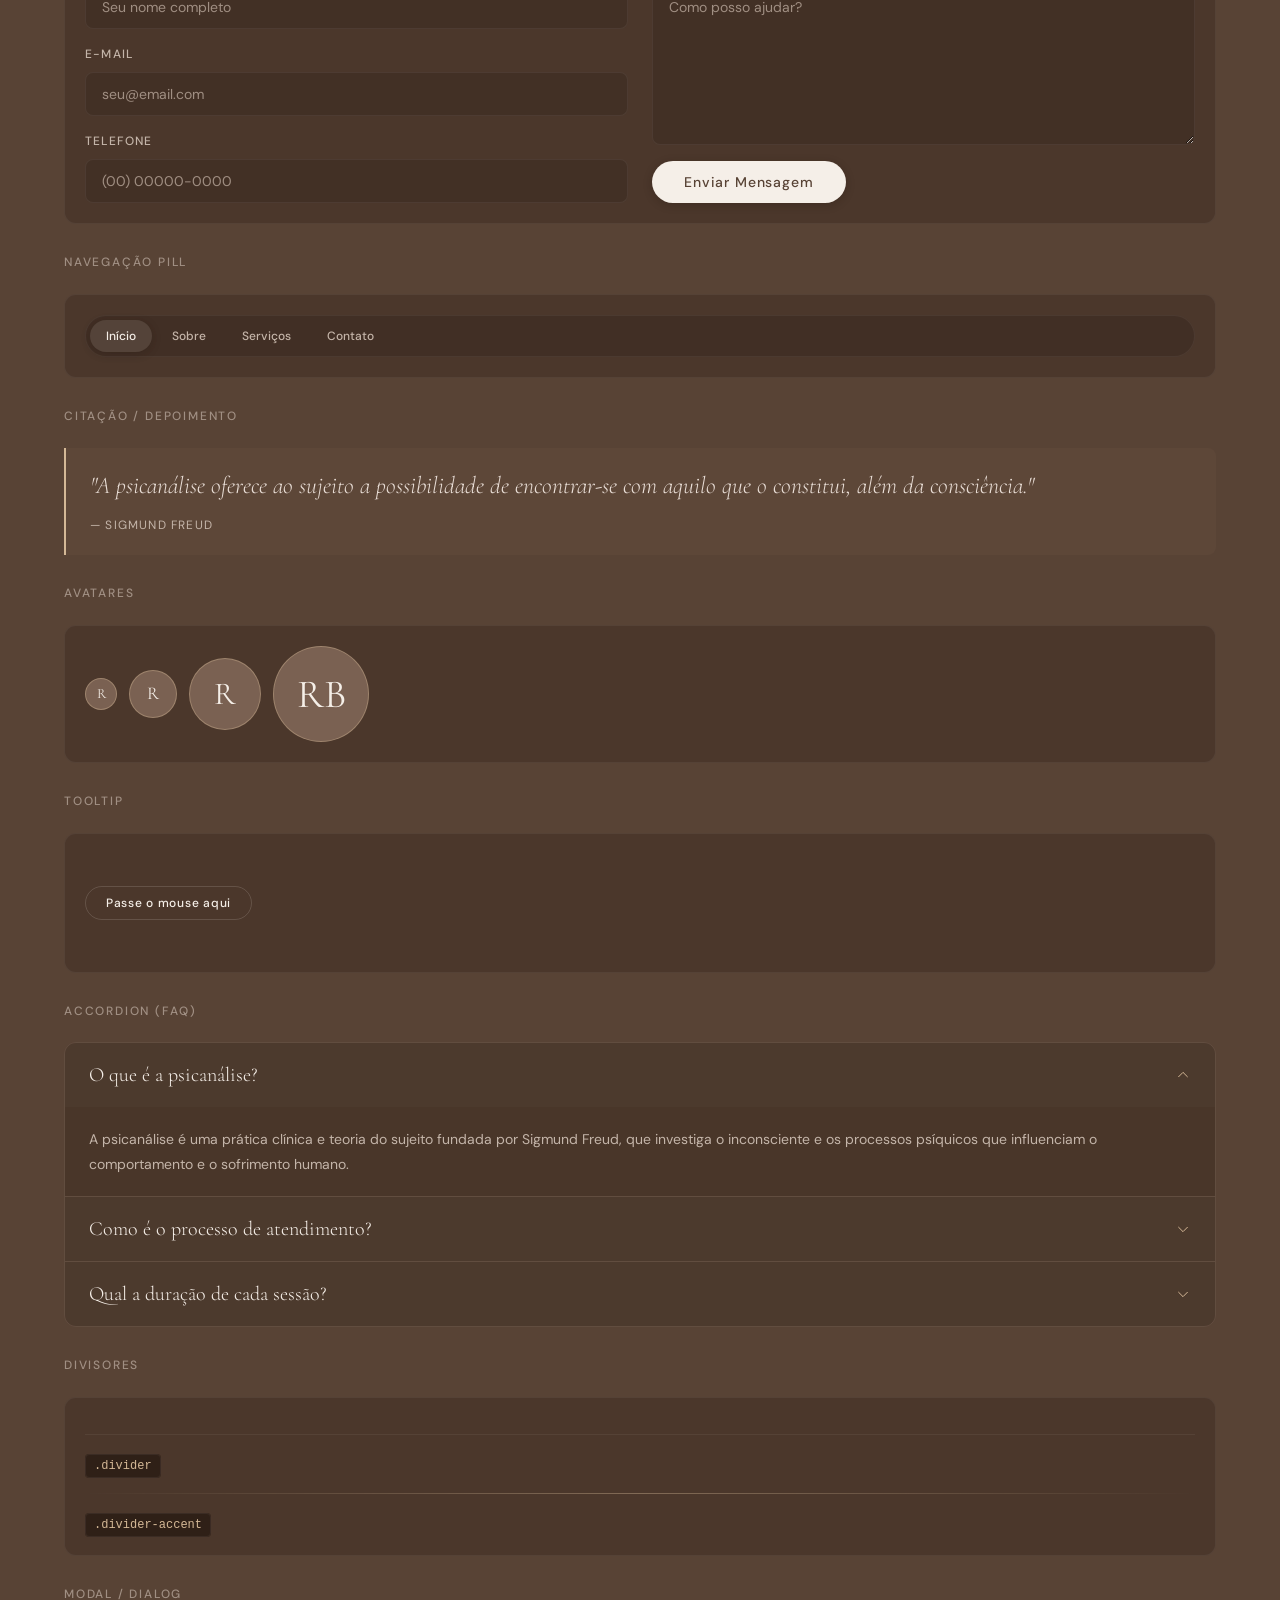
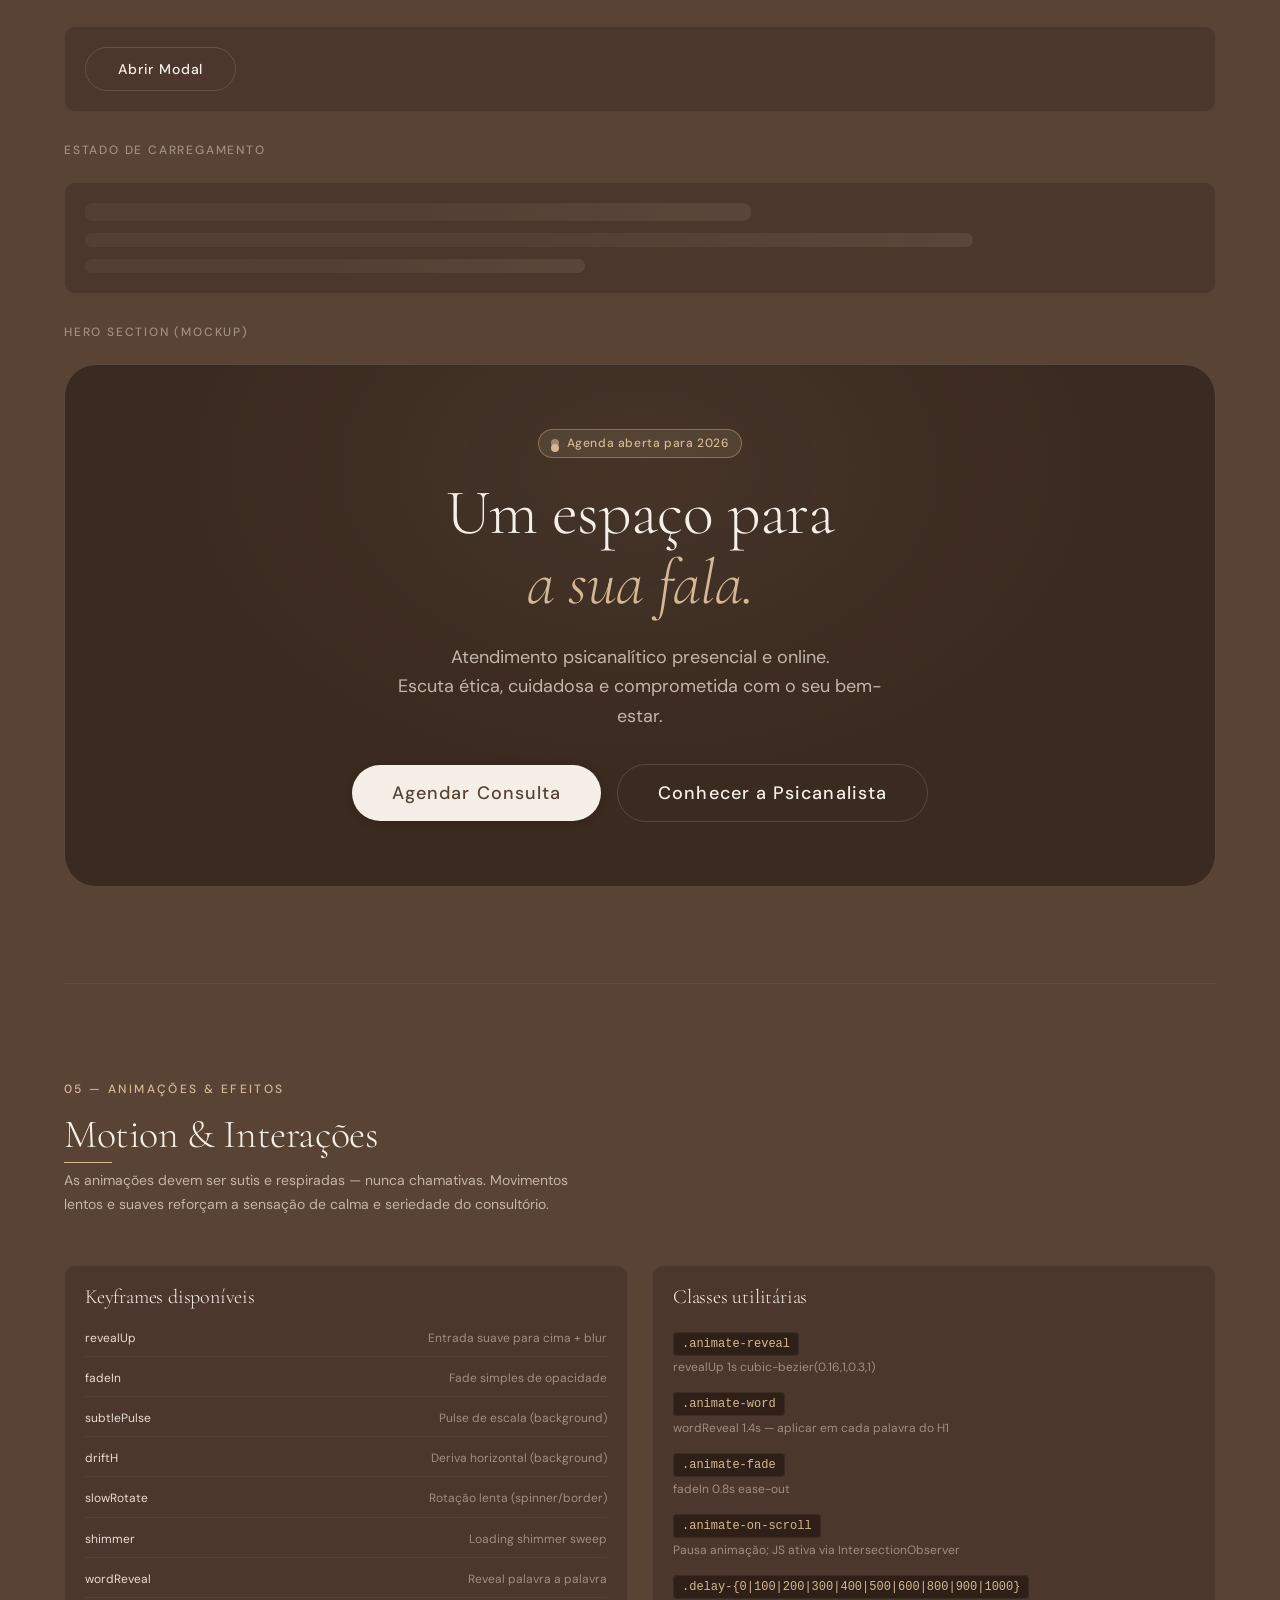
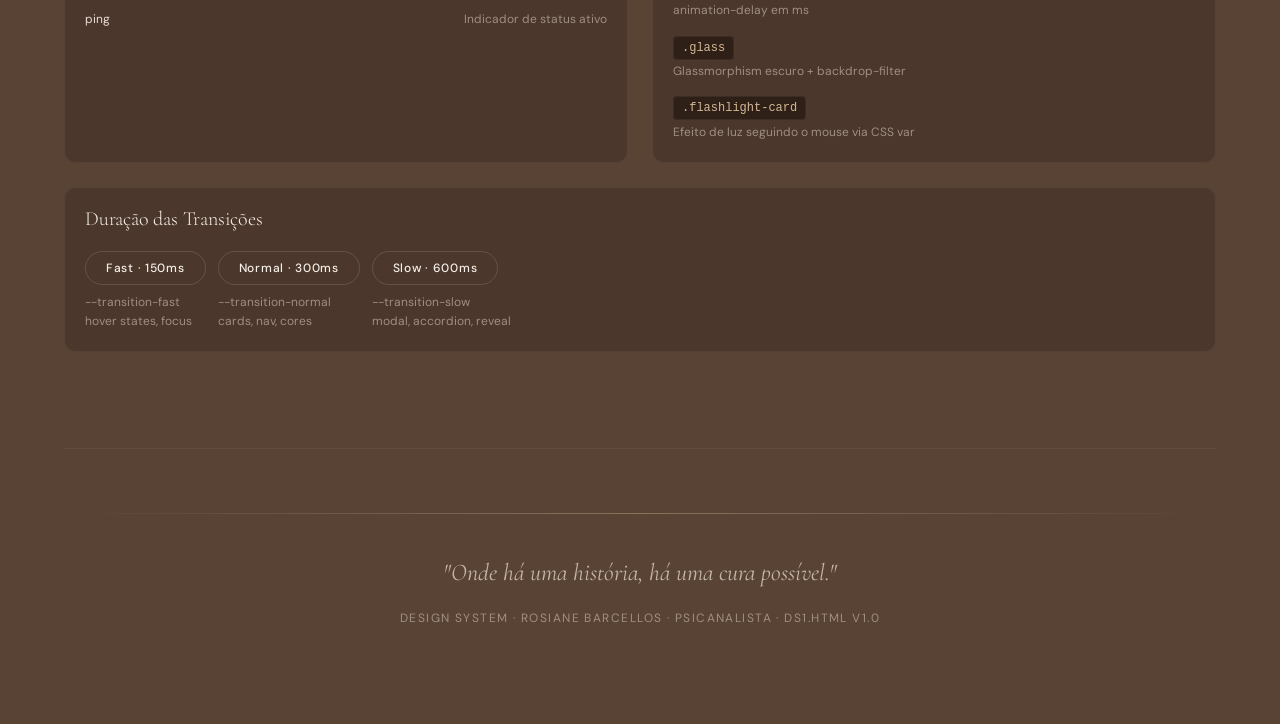
<file: ds1.html>
<!DOCTYPE html>
<html lang="pt-BR">
<head>
  <meta charset="UTF-8" />
  <meta name="viewport" content="width=device-width, initial-scale=1.0" />
  <title>Design System — Rosiane Barcellos | Psicanalista</title>
  <meta name="description" content="Sistema de design oficial do site da psicanalista Rosiane Barcellos. Documenta tipografia, cores, componentes UI, animações e espaçamento." />

  <!-- Fonts: Cormorant Garamond (serifa elegante) + DM Sans (sans-serif limpa) -->
  <link rel="preconnect" href="https://fonts.googleapis.com" />
  <link rel="preconnect" href="https://fonts.gstatic.com" crossorigin />
  <link href="https://fonts.googleapis.com/css2?family=Cormorant+Garamond:ital,wght@0,300;0,400;0,500;0,600;0,700;1,300;1,400;1,500&family=DM+Sans:wght@300;400;500&family=Cormorant:ital,wght@1,300;1,400&display=swap" rel="stylesheet" />

  <style>
    /* ═══════════════════════════════════════════════════════
       1. DESIGN TOKENS — CSS CUSTOM PROPERTIES
    ═══════════════════════════════════════════════════════ */
    :root {
      /* ── Paleta de Cores ── */
      --color-bg-light:       #b4a497;   /* Fundo claro */
      --color-bg-dark:        #584335;   /* Fundo escuro */
      --color-bg-darkest:     #3e2d23;   /* Fundo mais escuro (sombra/overlay) */
      --color-bg-mid:         #7a6152;   /* Tom intermediário */
      --color-bg-surface:     #c8bab1;   /* Superfície elevada (claro) */
      --color-bg-glass:       rgba(88, 67, 53, 0.6); /* Glassmorphism escuro */
      --color-bg-glass-light: rgba(180, 164, 151, 0.4);

      /* ── Texto ── */
      --color-text-primary:   #f5efe8;   /* Branco quente principal */
      --color-text-secondary: #e8ddd5;   /* Secundário levemente acastanhado */
      --color-text-muted:     #c4b5a9;   /* Texto suave */
      --color-text-subtle:    #a08f83;   /* Texto bem suave */
      --color-text-dark:      #2c1d15;   /* Texto escuro (sobre fundo claro) */
      --color-text-dark-muted:#5a3f30;   /* Texto secundário (sobre fundo claro) */

      /* ── Acento / Bordas ── */
      --color-accent:         #d4b896;   /* Dourado arenoso */
      --color-accent-glow:    rgba(212, 184, 150, 0.3);
      --color-border-light:   rgba(245, 239, 232, 0.15);
      --color-border-dark:    rgba(245, 239, 232, 0.06);
      --color-border-accent:  rgba(212, 184, 150, 0.4);

      /* ── Tipografia ── */
      --font-serif:  'Cormorant Garamond', 'Georgia', serif;
      --font-sans:   'DM Sans', 'system-ui', sans-serif;
      --font-italic: 'Cormorant', serif;

      /* ── Escala Tipográfica ── */
      --text-xs:      0.75rem;    /* 12px */
      --text-sm:      0.875rem;   /* 14px */
      --text-base:    1rem;       /* 16px */
      --text-md:      1.125rem;   /* 18px */
      --text-lg:      1.25rem;    /* 20px */
      --text-xl:      1.5rem;     /* 24px */
      --text-2xl:     2rem;       /* 32px */
      --text-3xl:     2.5rem;     /* 40px */
      --text-4xl:     3.25rem;    /* 52px */
      --text-5xl:     4.5rem;     /* 72px */
      --text-6xl:     6rem;       /* 96px */

      /* ── Peso das Fontes ── */
      --weight-light:   300;
      --weight-regular: 400;
      --weight-medium:  500;
      --weight-semibold:600;

      /* ── Espaçamento ── */
      --space-1:   0.25rem;
      --space-2:   0.5rem;
      --space-3:   0.75rem;
      --space-4:   1rem;
      --space-5:   1.25rem;
      --space-6:   1.5rem;
      --space-8:   2rem;
      --space-10:  2.5rem;
      --space-12:  3rem;
      --space-16:  4rem;
      --space-20:  5rem;
      --space-24:  6rem;
      --space-32:  8rem;
      --space-40:  10rem;

      /* ── Bordas ── */
      --radius-sm:   4px;
      --radius-md:   8px;
      --radius-lg:   12px;
      --radius-xl:   20px;
      --radius-2xl:  32px;
      --radius-full: 9999px;

      /* ── Sombras ── */
      --shadow-sm:  0 2px 8px rgba(30, 18, 11, 0.25);
      --shadow-md:  0 8px 24px rgba(30, 18, 11, 0.3);
      --shadow-lg:  0 20px 48px rgba(30, 18, 11, 0.35);
      --shadow-glow: 0 0 40px rgba(212, 184, 150, 0.2);

      /* ── Transições ── */
      --transition-fast:   150ms cubic-bezier(0.4, 0, 0.2, 1);
      --transition-normal: 300ms cubic-bezier(0.4, 0, 0.2, 1);
      --transition-slow:   600ms cubic-bezier(0.16, 1, 0.3, 1);

      /* ── Z-index ── */
      --z-base:    0;
      --z-above:   10;
      --z-overlay: 20;
      --z-modal:   30;
      --z-nav:     50;
    }

    /* ═══════════════════════════════════════════════════════
       2. RESET & BASE
    ═══════════════════════════════════════════════════════ */
    *, *::before, *::after { box-sizing: border-box; margin: 0; padding: 0; }

    html {
      scroll-behavior: smooth;
      -webkit-font-smoothing: antialiased;
      -moz-osx-font-smoothing: grayscale;
    }

    body {
      font-family: var(--font-sans);
      background-color: var(--color-bg-dark);
      color: var(--color-text-primary);
      line-height: 1.6;
      overflow-x: hidden;
    }

    /* Scrollbar personalizada */
    ::-webkit-scrollbar { width: 6px; }
    ::-webkit-scrollbar-track { background: var(--color-bg-darkest); }
    ::-webkit-scrollbar-thumb { background: var(--color-bg-mid); border-radius: var(--radius-full); }
    ::-webkit-scrollbar-thumb:hover { background: var(--color-accent); }

    /* Seleção de texto */
    ::selection { background: rgba(212, 184, 150, 0.25); color: var(--color-text-primary); }

    /* ═══════════════════════════════════════════════════════
       3. ANIMAÇÕES (KEYFRAMES)
    ═══════════════════════════════════════════════════════ */

    /* Entrada suave para cima */
    @keyframes revealUp {
      0%   { opacity: 0; transform: translateY(20px); filter: blur(3px); }
      100% { opacity: 1; transform: translateY(0);    filter: blur(0); }
    }

    /* Entrada com fade puro */
    @keyframes fadeIn {
      0%   { opacity: 0; }
      100% { opacity: 1; }
    }

    /* Pulso suave (breathing) */
    @keyframes subtlePulse {
      0%, 100% { opacity: 0.4; transform: scale(1); }
      50%       { opacity: 0.65; transform: scale(1.04); }
    }

    /* Deriva horizontal lenta */
    @keyframes driftH {
      0%   { transform: translateX(-8%) translateY(0); opacity: 0.3; }
      50%  { transform: translateX(8%)  translateY(1.5%); opacity: 0.5; }
      100% { transform: translateX(-8%) translateY(0); opacity: 0.3; }
    }

    /* Rotação muito lenta */
    @keyframes slowRotate {
      from { transform: rotate(0deg); }
      to   { transform: rotate(360deg); }
    }

    /* Shimmer de loading */
    @keyframes shimmer {
      0%   { background-position: -200% 0; }
      100% { background-position: 200% 0; }
    }

    /* Ondulação de bordas (border beam) */
    @keyframes borderBeam {
      0%   { transform: translate(-50%, -50%) rotate(0deg); }
      100% { transform: translate(-50%, -50%) rotate(360deg); }
    }

    /* Entrada de palavras (word reveal) */
    @keyframes wordReveal {
      0%   { opacity: 0; transform: translateY(12px); filter: blur(4px); }
      100% { opacity: 1; transform: translateY(0);    filter: blur(0); }
    }

    /* Ping (usado no badge de status) */
    @keyframes ping {
      0%        { transform: scale(1); opacity: 1; }
      75%, 100% { transform: scale(2.2); opacity: 0; }
    }


    /* ═══════════════════════════════════════════════════════
       4. CLASSES UTILITÁRIAS DE ANIMAÇÃO
    ═══════════════════════════════════════════════════════ */
    .animate-reveal {
      animation: revealUp 1s cubic-bezier(0.16, 1, 0.3, 1) forwards;
      opacity: 0;
      will-change: transform, opacity, filter;
    }

    .animate-word {
      animation: wordReveal 1.4s cubic-bezier(0.2, 0.8, 0.2, 1) forwards;
      opacity: 0;
      display: inline-block;
      will-change: transform, opacity, filter;
    }

    .animate-fade {
      animation: fadeIn 0.8s ease-out forwards;
      opacity: 0;
    }

    /* Classe controlada por IntersectionObserver */
    .animate-on-scroll {
      animation-play-state: paused !important;
    }
    .animate-on-scroll.in-view {
      animation-play-state: running !important;
    }

    /* Delays padrão */
    .delay-0   { animation-delay: 0ms; }
    .delay-100 { animation-delay: 100ms; }
    .delay-200 { animation-delay: 200ms; }
    .delay-300 { animation-delay: 300ms; }
    .delay-400 { animation-delay: 400ms; }
    .delay-500 { animation-delay: 500ms; }
    .delay-600 { animation-delay: 600ms; }
    .delay-800 { animation-delay: 800ms; }
    .delay-900 { animation-delay: 900ms; }
    .delay-1000{ animation-delay: 1000ms; }


    /* ═══════════════════════════════════════════════════════
       5. EFEITOS GLASSMORPHISM
    ═══════════════════════════════════════════════════════ */
    .glass {
      background: var(--color-bg-glass);
      backdrop-filter: blur(16px);
      -webkit-backdrop-filter: blur(16px);
      border: 1px solid var(--color-border-light);
    }

    .glass-light {
      background: var(--color-bg-glass-light);
      backdrop-filter: blur(12px);
      -webkit-backdrop-filter: blur(12px);
      border: 1px solid rgba(245, 239, 232, 0.2);
    }

    .glass-nav {
      background: rgba(62, 45, 35, 0.75);
      backdrop-filter: blur(20px);
      -webkit-backdrop-filter: blur(20px);
      border-bottom: 1px solid var(--color-border-dark);
    }


    /* ═══════════════════════════════════════════════════════
       6. FLASHLIGHT / MOUSE-GLOW NOS CARDS
    ═══════════════════════════════════════════════════════ */
    .flashlight-card {
      position: relative;
      --mouse-x: -999px;
      --mouse-y: -999px;
    }
    .flashlight-card::after {
      content: '';
      position: absolute;
      inset: 0;
      background: radial-gradient(500px circle at var(--mouse-x) var(--mouse-y),
        rgba(212, 184, 150, 0.08), transparent 45%);
      opacity: 0;
      transition: opacity 0.5s;
      pointer-events: none;
      z-index: 10;
      border-radius: inherit;
    }
    .flashlight-card:hover::after { opacity: 1; }


    /* ═══════════════════════════════════════════════════════
       7. TIPOGRAFIA
    ═══════════════════════════════════════════════════════ */
    h1, h2, h3, h4, h5, h6 {
      font-family: var(--font-serif);
      font-weight: var(--weight-light);
      line-height: 1.15;
      letter-spacing: -0.01em;
      color: var(--color-text-primary);
    }

    p { font-family: var(--font-sans); }

    .text-serif  { font-family: var(--font-serif) !important; }
    .text-sans   { font-family: var(--font-sans) !important; }
    .text-italic { font-family: var(--font-italic) !important; font-style: italic; }

    /* Gradiente de texto */
    .text-gradient {
      background: linear-gradient(135deg, var(--color-text-primary) 0%, var(--color-accent) 60%, var(--color-text-muted) 100%);
      -webkit-background-clip: text;
      -webkit-text-fill-color: transparent;
      background-clip: text;
    }

    /* Linha decorativa sob título */
    .heading-underline {
      position: relative;
      display: inline-block;
    }
    .heading-underline::after {
      content: '';
      position: absolute;
      bottom: -6px;
      left: 0;
      width: 48px;
      height: 1px;
      background: var(--color-accent);
    }


    /* ═══════════════════════════════════════════════════════
       8. LAYOUT DO DESIGN SYSTEM (página)
    ═══════════════════════════════════════════════════════ */
    .ds-page {
      min-height: 100vh;
      position: relative;
    }

    /* Background atmosférico */
    .ds-bg {
      position: fixed;
      inset: 0;
      z-index: -1;
      overflow: hidden;
      background: var(--color-bg-dark);
    }

    .ds-bg__glow-top {
      position: absolute;
      top: -20%;
      left: 50%;
      transform: translateX(-50%);
      width: 120vw;
      height: 80vh;
      background: radial-gradient(ellipse at center,
        rgba(212, 184, 150, 0.06) 0%,
        rgba(180, 164, 151, 0.03) 40%,
        transparent 70%);
      animation: subtlePulse 10s ease-in-out infinite;
      pointer-events: none;
    }

    .ds-bg__streak {
      position: absolute;
      bottom: 15%;
      left: -15%;
      width: 130%;
      height: 350px;
      background: radial-gradient(ellipse at center,
        rgba(180, 164, 151, 0.035) 0%,
        transparent 70%);
      animation: driftH 25s ease-in-out infinite;
      transform: rotate(-3deg);
      pointer-events: none;
    }

    .ds-bg__vignette {
      position: absolute;
      inset: 0;
      background: radial-gradient(circle at center, transparent 30%, rgba(30, 18, 11, 0.55) 100%);
      pointer-events: none;
    }

    /* Navigation interna do DS */
    .ds-nav {
      position: fixed;
      top: 0;
      width: 100%;
      z-index: var(--z-nav);
      padding: var(--space-4) var(--space-6);
      display: flex;
      align-items: center;
      justify-content: space-between;
    }

    .ds-nav__logo {
      font-family: var(--font-serif);
      font-size: var(--text-lg);
      font-weight: var(--weight-light);
      color: var(--color-text-primary);
      letter-spacing: 0.08em;
      text-transform: uppercase;
    }

    .ds-nav__links {
      display: flex;
      gap: var(--space-6);
      list-style: none;
    }

    .ds-nav__links a {
      font-family: var(--font-sans);
      font-size: var(--text-xs);
      font-weight: var(--weight-medium);
      color: var(--color-text-muted);
      text-decoration: none;
      letter-spacing: 0.12em;
      text-transform: uppercase;
      transition: color var(--transition-normal);
    }
    .ds-nav__links a:hover { color: var(--color-text-primary); }

    /* Container principal do DS */
    .ds-container {
      max-width: 1200px;
      margin: 0 auto;
      padding: 0 var(--space-6);
    }

    /* Seções do DS */
    .ds-section {
      padding: var(--space-24) 0;
      border-bottom: 1px solid var(--color-border-dark);
    }

    .ds-section:last-child { border-bottom: none; }

    .ds-section__header {
      margin-bottom: var(--space-12);
    }

    .ds-section__label {
      font-family: var(--font-sans);
      font-size: var(--text-xs);
      font-weight: var(--weight-medium);
      letter-spacing: 0.2em;
      text-transform: uppercase;
      color: var(--color-accent);
      margin-bottom: var(--space-3);
      display: block;
    }

    .ds-section__title {
      font-family: var(--font-serif);
      font-size: var(--text-3xl);
      font-weight: var(--weight-light);
      color: var(--color-text-primary);
    }

    .ds-section__desc {
      font-size: var(--text-sm);
      color: var(--color-text-muted);
      margin-top: var(--space-3);
      max-width: 540px;
      line-height: 1.7;
    }

    /* Grid de demonstração */
    .ds-grid {
      display: grid;
      gap: var(--space-6);
    }
    .ds-grid--2 { grid-template-columns: repeat(2, 1fr); }
    .ds-grid--3 { grid-template-columns: repeat(3, 1fr); }
    .ds-grid--4 { grid-template-columns: repeat(4, 1fr); }

    @media (max-width: 768px) {
      .ds-grid--2, .ds-grid--3, .ds-grid--4 { grid-template-columns: 1fr; }
    }

    /* Token card genérico */
    .ds-token-card {
      border-radius: var(--radius-lg);
      border: 1px solid var(--color-border-dark);
      padding: var(--space-5);
      background: rgba(62, 45, 35, 0.5);
      transition: border-color var(--transition-normal), transform var(--transition-normal);
    }
    .ds-token-card:hover {
      border-color: var(--color-border-accent);
      transform: translateY(-2px);
    }

    .ds-token-name {
      font-family: var(--font-sans);
      font-size: var(--text-xs);
      color: var(--color-text-muted);
      letter-spacing: 0.08em;
      margin-top: var(--space-2);
    }

    .ds-token-value {
      font-family: var(--font-sans);
      font-size: var(--text-xs);
      color: var(--color-accent);
      margin-top: var(--space-1);
    }


    /* ═══════════════════════════════════════════════════════
       9. COMPONENTES UI
    ═══════════════════════════════════════════════════════ */

    /* ── Botões ── */
    .btn {
      display: inline-flex;
      align-items: center;
      justify-content: center;
      gap: var(--space-2);
      font-family: var(--font-sans);
      font-size: var(--text-sm);
      font-weight: var(--weight-medium);
      letter-spacing: 0.06em;
      border: none;
      cursor: pointer;
      transition: all var(--transition-normal);
      position: relative;
      overflow: hidden;
      text-decoration: none;
      white-space: nowrap;
    }

    /* Botão Primário */
    .btn-primary {
      background: var(--color-text-primary);
      color: var(--color-bg-dark);
      padding: var(--space-3) var(--space-8);
      border-radius: var(--radius-full);
      box-shadow: var(--shadow-sm);
    }
    .btn-primary:hover {
      background: var(--color-accent);
      box-shadow: var(--shadow-glow);
      transform: translateY(-1px);
    }
    .btn-primary:active { transform: translateY(0); }

    /* Botão Outline */
    .btn-outline {
      background: transparent;
      color: var(--color-text-primary);
      padding: var(--space-3) var(--space-8);
      border-radius: var(--radius-full);
      border: 1px solid var(--color-border-light);
    }
    .btn-outline:hover {
      border-color: var(--color-accent);
      color: var(--color-accent);
    }

    /* Botão Ghost */
    .btn-ghost {
      background: transparent;
      color: var(--color-text-muted);
      padding: var(--space-3) var(--space-6);
      border-radius: var(--radius-md);
    }
    .btn-ghost:hover {
      background: rgba(245, 239, 232, 0.06);
      color: var(--color-text-primary);
    }

    /* Botão Glow (CTA principal do site) */
    .btn-glow {
      background: linear-gradient(135deg, var(--color-bg-mid), var(--color-bg-dark));
      color: var(--color-text-primary);
      padding: var(--space-3) var(--space-8);
      border-radius: var(--radius-full);
      border: 1px solid var(--color-border-accent);
      box-shadow: 0 8px 32px rgba(212, 184, 150, 0.15);
    }
    .btn-glow:hover {
      box-shadow: 0 12px 40px rgba(212, 184, 150, 0.3);
      transform: translateY(-2px);
      border-color: rgba(212, 184, 150, 0.6);
    }

    /* Botão com shimmer border (efeito giratório) */
    .btn-shimmer {
      position: relative;
      padding: var(--space-3) var(--space-8);
      border-radius: var(--radius-full);
      color: var(--color-text-primary);
      font-family: var(--font-sans);
      font-size: var(--text-sm);
      font-weight: var(--weight-medium);
      cursor: pointer;
      background: var(--color-bg-dark);
      border: none;
    }
    .btn-shimmer::before {
      content: '';
      position: absolute;
      inset: -1px;
      border-radius: var(--radius-full);
      background: conic-gradient(
        from var(--angle, 0deg),
        transparent 0deg,
        var(--color-accent) 60deg,
        transparent 120deg
      );
      animation: borderBeam 4s linear infinite;
      animation-name: none; /* ativado por JS */
      z-index: -1;
    }
    .btn-shimmer:hover::before {
      animation-name: slowRotate;
    }
    .btn-shimmer::after {
      content: '';
      position: absolute;
      inset: 1px;
      border-radius: var(--radius-full);
      background: var(--color-bg-dark);
      z-index: -1;
    }
    .btn-shimmer:hover {
      box-shadow: 0 0 20px rgba(212, 184, 150, 0.2);
    }

    /* Tamanhos */
    .btn-sm { padding: var(--space-2) var(--space-5); font-size: var(--text-xs); }
    .btn-lg { padding: var(--space-4) var(--space-10); font-size: var(--text-md); }


    /* ── Cards ── */
    .card {
      border-radius: var(--radius-xl);
      border: 1px solid var(--color-border-dark);
      padding: var(--space-8);
      background: rgba(62, 45, 35, 0.55);
      backdrop-filter: blur(8px);
      -webkit-backdrop-filter: blur(8px);
      transition: border-color var(--transition-normal), transform var(--transition-slow), box-shadow var(--transition-normal);
    }
    .card:hover {
      border-color: var(--color-border-accent);
      transform: translateY(-4px);
      box-shadow: var(--shadow-lg);
    }

    .card-light {
      border-radius: var(--radius-xl);
      border: 1px solid rgba(180, 164, 151, 0.3);
      padding: var(--space-8);
      background: rgba(180, 164, 151, 0.12);
      backdrop-filter: blur(8px);
    }

    .card__icon {
      width: 44px;
      height: 44px;
      border-radius: var(--radius-md);
      border: 1px solid var(--color-border-light);
      background: rgba(245, 239, 232, 0.05);
      display: flex;
      align-items: center;
      justify-content: center;
      color: var(--color-accent);
      font-size: 18px;
      margin-bottom: var(--space-5);
      transition: all var(--transition-normal);
    }
    .card:hover .card__icon {
      background: rgba(212, 184, 150, 0.1);
      border-color: var(--color-border-accent);
    }

    .card__title {
      font-family: var(--font-serif);
      font-size: var(--text-xl);
      font-weight: var(--weight-light);
      color: var(--color-text-primary);
      margin-bottom: var(--space-2);
    }

    .card__body {
      font-size: var(--text-sm);
      color: var(--color-text-muted);
      line-height: 1.75;
    }


    /* ── Badge / Tag ── */
    .badge {
      display: inline-flex;
      align-items: center;
      gap: var(--space-2);
      padding: var(--space-1) var(--space-3);
      border-radius: var(--radius-full);
      font-family: var(--font-sans);
      font-size: var(--text-xs);
      font-weight: var(--weight-medium);
      letter-spacing: 0.05em;
    }

    .badge-subtle {
      background: rgba(245, 239, 232, 0.06);
      border: 1px solid var(--color-border-light);
      color: var(--color-text-muted);
    }

    .badge-accent {
      background: rgba(212, 184, 150, 0.12);
      border: 1px solid var(--color-border-accent);
      color: var(--color-accent);
    }

    .badge-dot {
      width: 6px;
      height: 6px;
      border-radius: 50%;
      background: currentColor;
      display: inline-block;
    }

    .badge-ping {
      position: relative;
      display: inline-block;
      width: 8px; height: 8px;
    }
    .badge-ping__inner {
      position: absolute;
      inset: 0;
      border-radius: 50%;
      background: var(--color-accent);
      opacity: 0.6;
      animation: ping 2s cubic-bezier(0, 0, 0.2, 1) infinite;
    }
    .badge-ping__dot {
      position: relative;
      display: inline-flex;
      width: 8px; height: 8px;
      border-radius: 50%;
      background: var(--color-accent);
    }


    /* ── Inputs / Formulário ── */
    .form-group { display: flex; flex-direction: column; gap: var(--space-2); }

    .form-label {
      font-family: var(--font-sans);
      font-size: var(--text-xs);
      font-weight: var(--weight-medium);
      color: var(--color-text-muted);
      letter-spacing: 0.1em;
      text-transform: uppercase;
    }

    .form-input {
      font-family: var(--font-sans);
      font-size: var(--text-sm);
      color: var(--color-text-primary);
      background: rgba(62, 45, 35, 0.6);
      border: 1px solid var(--color-border-dark);
      border-radius: var(--radius-md);
      padding: var(--space-3) var(--space-4);
      outline: none;
      transition: border-color var(--transition-normal), box-shadow var(--transition-normal);
      width: 100%;
    }
    .form-input::placeholder { color: var(--color-text-subtle); }
    .form-input:focus {
      border-color: var(--color-border-accent);
      box-shadow: 0 0 0 3px rgba(212, 184, 150, 0.12);
    }

    .form-textarea {
      resize: vertical;
      min-height: 100px;
      font-family: var(--font-sans);
      font-size: var(--text-sm);
      color: var(--color-text-primary);
      background: rgba(62, 45, 35, 0.6);
      border: 1px solid var(--color-border-dark);
      border-radius: var(--radius-md);
      padding: var(--space-3) var(--space-4);
      outline: none;
      transition: border-color var(--transition-normal), box-shadow var(--transition-normal);
      width: 100%;
    }
    .form-textarea::placeholder { color: var(--color-text-subtle); }
    .form-textarea:focus {
      border-color: var(--color-border-accent);
      box-shadow: 0 0 0 3px rgba(212, 184, 150, 0.12);
    }


    /* ── Divisor ── */
    .divider {
      width: 100%;
      height: 1px;
      background: var(--color-border-dark);
    }
    .divider-accent {
      background: linear-gradient(90deg, transparent, var(--color-border-accent), transparent);
    }


    /* ── Quote / Depoimento ── */
    .quote-block {
      border-left: 2px solid var(--color-accent);
      padding: var(--space-5) var(--space-6);
      background: rgba(212, 184, 150, 0.04);
      border-radius: 0 var(--radius-md) var(--radius-md) 0;
    }
    .quote-block__text {
      font-family: var(--font-serif);
      font-style: italic;
      font-size: var(--text-xl);
      font-weight: var(--weight-light);
      color: var(--color-text-secondary);
      line-height: 1.5;
    }
    .quote-block__author {
      font-family: var(--font-sans);
      font-size: var(--text-xs);
      color: var(--color-text-muted);
      letter-spacing: 0.1em;
      text-transform: uppercase;
      margin-top: var(--space-3);
    }


    /* ── Navigation Pill ── */
    .nav-pill {
      display: flex;
      align-items: center;
      gap: var(--space-1);
      padding: var(--space-1);
      background: rgba(62, 45, 35, 0.7);
      border-radius: var(--radius-full);
      border: 1px solid var(--color-border-dark);
    }
    .nav-pill__item {
      padding: var(--space-2) var(--space-4);
      border-radius: var(--radius-full);
      font-family: var(--font-sans);
      font-size: var(--text-xs);
      font-weight: var(--weight-medium);
      color: var(--color-text-muted);
      cursor: pointer;
      transition: all var(--transition-normal);
      border: none;
      background: transparent;
    }
    .nav-pill__item:hover { color: var(--color-text-primary); }
    .nav-pill__item.active {
      background: rgba(245, 239, 232, 0.1);
      color: var(--color-text-primary);
      box-shadow: var(--shadow-sm);
    }


    /* ── Avatar ── */
    .avatar {
      border-radius: 50%;
      overflow: hidden;
      border: 1px solid var(--color-border-accent);
      display: inline-flex;
      align-items: center;
      justify-content: center;
      background: var(--color-bg-mid);
      color: var(--color-text-primary);
      font-family: var(--font-serif);
    }
    .avatar-sm  { width: 32px;  height: 32px;  font-size: var(--text-sm); }
    .avatar-md  { width: 48px;  height: 48px;  font-size: var(--text-md); }
    .avatar-lg  { width: 72px;  height: 72px;  font-size: var(--text-2xl); }
    .avatar-xl  { width: 96px;  height: 96px;  font-size: var(--text-3xl); }


    /* ── Modal / Dialog ── */
    .modal-overlay {
      position: fixed;
      inset: 0;
      background: rgba(30, 18, 11, 0.75);
      backdrop-filter: blur(4px);
      z-index: var(--z-modal);
      display: flex;
      align-items: center;
      justify-content: center;
      opacity: 0;
      transition: opacity var(--transition-normal);
      pointer-events: none;
    }
    .modal-overlay.open { opacity: 1; pointer-events: all; }

    .modal {
      background: var(--color-bg-darkest);
      border: 1px solid var(--color-border-light);
      border-radius: var(--radius-2xl);
      padding: var(--space-8);
      max-width: 520px;
      width: 90%;
      transform: translateY(16px) scale(0.98);
      transition: transform var(--transition-slow);
      box-shadow: var(--shadow-lg);
    }
    .modal-overlay.open .modal { transform: translateY(0) scale(1); }


    /* ── Tooltip ── */
    .tooltip-wrap { position: relative; display: inline-flex; }
    .tooltip {
      position: absolute;
      bottom: calc(100% + 8px);
      left: 50%;
      transform: translateX(-50%);
      background: var(--color-bg-darkest);
      border: 1px solid var(--color-border-light);
      color: var(--color-text-secondary);
      font-size: var(--text-xs);
      padding: var(--space-1) var(--space-3);
      border-radius: var(--radius-sm);
      white-space: nowrap;
      opacity: 0;
      pointer-events: none;
      transition: opacity var(--transition-fast);
    }
    .tooltip-wrap:hover .tooltip { opacity: 1; }


    /* ── Accordion ── */
    .accordion { border: 1px solid var(--color-border-dark); border-radius: var(--radius-lg); overflow: hidden; }

    .accordion__item { border-bottom: 1px solid var(--color-border-dark); }
    .accordion__item:last-child { border-bottom: none; }

    .accordion__trigger {
      width: 100%;
      display: flex;
      align-items: center;
      justify-content: space-between;
      padding: var(--space-5) var(--space-6);
      font-family: var(--font-serif);
      font-size: var(--text-lg);
      font-weight: var(--weight-light);
      color: var(--color-text-primary);
      background: rgba(62, 45, 35, 0.4);
      border: none;
      cursor: pointer;
      text-align: left;
      transition: background var(--transition-fast);
    }
    .accordion__trigger:hover { background: rgba(62, 45, 35, 0.7); }

    .accordion__chevron {
      width: 16px;
      height: 16px;
      color: var(--color-accent);
      transition: transform var(--transition-normal);
      flex-shrink: 0;
    }
    .accordion__item.open .accordion__chevron { transform: rotate(180deg); }

    .accordion__body {
      max-height: 0;
      overflow: hidden;
      transition: max-height var(--transition-slow);
    }
    .accordion__item.open .accordion__body { max-height: 300px; }

    .accordion__content {
      padding: var(--space-5) var(--space-6);
      font-size: var(--text-sm);
      color: var(--color-text-muted);
      line-height: 1.75;
      background: rgba(30, 18, 11, 0.25);
    }


    /* ══════════════════════════════════════  
       10. HERO DEMO (Mockup de seção)
    ═══════════════════════════════════════ */
    .hero-demo {
      position: relative;
      border-radius: var(--radius-2xl);
      border: 1px solid var(--color-border-light);
      padding: var(--space-16) var(--space-8);
      text-align: center;
      overflow: hidden;
      background: rgba(30, 18, 11, 0.5);
    }

    .hero-demo__ambient {
      position: absolute;
      top: -40%;
      left: 50%;
      transform: translateX(-50%);
      width: 80%;
      height: 120%;
      background: radial-gradient(ellipse at center, rgba(212, 184, 150, 0.07) 0%, transparent 70%);
      pointer-events: none;
    }

    .hero-demo__eyebrow {
      font-family: var(--font-sans);
      font-size: var(--text-xs);
      font-weight: var(--weight-medium);
      letter-spacing: 0.2em;
      text-transform: uppercase;
      color: var(--color-accent);
      margin-bottom: var(--space-5);
    }

    .hero-demo__title {
      font-family: var(--font-serif);
      font-size: clamp(2.5rem, 5vw, var(--text-5xl));
      font-weight: var(--weight-light);
      color: var(--color-text-primary);
      line-height: 1.1;
      margin-bottom: var(--space-6);
    }

    .hero-demo__subtitle {
      font-size: var(--text-md);
      color: var(--color-text-muted);
      max-width: 520px;
      margin: 0 auto var(--space-8);
      line-height: 1.65;
    }

    .hero-demo__actions {
      display: flex;
      align-items: center;
      justify-content: center;
      gap: var(--space-4);
      flex-wrap: wrap;
    }


    /* ═══════════════════════════════════════════════════════
       11. SWATCHES DE COR
    ═══════════════════════════════════════════════════════ */
    .color-swatch {
      border-radius: var(--radius-lg);
      overflow: hidden;
      border: 1px solid var(--color-border-dark);
    }
    .color-swatch__preview {
      height: 80px;
      width: 100%;
    }
    .color-swatch__info {
      padding: var(--space-3) var(--space-4);
      background: rgba(30, 18, 11, 0.6);
    }
    .color-swatch__name {
      font-size: var(--text-xs);
      font-weight: var(--weight-medium);
      color: var(--color-text-secondary);
    }
    .color-swatch__hex {
      font-size: var(--text-xs);
      color: var(--color-text-subtle);
      margin-top: 2px;
    }


    /* ═══════════════════════════════════════════════════════
       12. ESCALA DE ESPAÇAMENTO (visual)
    ═══════════════════════════════════════════════════════ */
    .spacing-row {
      display: flex;
      align-items: center;
      gap: var(--space-4);
      margin-bottom: var(--space-4);
    }
    .spacing-bar {
      height: 8px;
      background: linear-gradient(90deg, var(--color-accent), rgba(212, 184, 150, 0.3));
      border-radius: var(--radius-full);
      flex-shrink: 0;
    }
    .spacing-label {
      font-size: var(--text-xs);
      color: var(--color-text-muted);
      width: 100px;
      flex-shrink: 0;
    }


    /* ═══════════════════════════════════════════════════════
       13. STATUS / LOADING
    ═══════════════════════════════════════════════════════ */
    .loading-shimmer {
      background: linear-gradient(90deg,
        rgba(180, 164, 151, 0.08) 25%,
        rgba(180, 164, 151, 0.15) 50%,
        rgba(180, 164, 151, 0.08) 75%
      );
      background-size: 200% 100%;
      animation: shimmer 1.8s infinite;
      border-radius: var(--radius-md);
    }


    /* ═══════════════════════════════════════════════════════
       14. PÁGINA DO DESIGN SYSTEM — estilo de documentação
    ═══════════════════════════════════════════════════════ */
    .ds-demo-row {
      display: flex;
      align-items: center;
      gap: var(--space-3);
      flex-wrap: wrap;
    }

    .ds-demo-col {
      display: flex;
      flex-direction: column;
      gap: var(--space-4);
    }

    .ds-code {
      font-family: 'Courier New', monospace;
      font-size: var(--text-xs);
      color: var(--color-accent);
      background: rgba(30, 18, 11, 0.6);
      padding: var(--space-1) var(--space-2);
      border-radius: var(--radius-sm);
      border: 1px solid var(--color-border-dark);
    }

    /* Separador ornamental */
    .ornament {
      text-align: center;
      color: var(--color-text-subtle);
      font-size: var(--text-xs);
      letter-spacing: 0.5em;
      padding: var(--space-4) 0;
    }

    /* ═══════════════════════════════════════════════════════
       15. RESPONSIVIDADE
    ═══════════════════════════════════════════════════════ */
    @media (max-width: 900px) {
      .ds-nav__links { display: none; }
    }

    @media (max-width: 600px) {
      .ds-section { padding: var(--space-16) 0; }
      .hero-demo { padding: var(--space-12) var(--space-5); }
    }
  </style>
</head>
<body class="ds-page">

  <!-- ══════════════════════════════════════════════════════
       FUNDO ATMOSFÉRICO
  ══════════════════════════════════════════════════════ -->
  <div class="ds-bg" aria-hidden="true">
    <div class="ds-bg__glow-top"></div>
    <div class="ds-bg__streak"></div>
    <div class="ds-bg__vignette"></div>
  </div>

  <!-- ══════════════════════════════════════════════════════
       NAVEGAÇÃO INTERNA DO DS
  ══════════════════════════════════════════════════════ -->
  <nav class="ds-nav glass-nav" id="ds-nav" role="navigation" aria-label="Índice do Design System">
    <span class="ds-nav__logo">Rosiane Barcellos&thinsp;·&thinsp;<span style="font-weight: 300; opacity: 0.55; font-size: 0.75em; letter-spacing: 0.12em; vertical-align: middle;">DESIGN SYSTEM</span></span>
    <ul class="ds-nav__links">
      <li><a href="#identidade">Identidade</a></li>
      <li><a href="#tipografia">Tipografia</a></li>
      <li><a href="#cores">Cores</a></li>
      <li><a href="#espacamento">Espaçamento</a></li>
      <li><a href="#componentes">Componentes</a></li>
      <li><a href="#animacoes">Animações</a></li>
    </ul>
  </nav>

  <!-- ══════════════════════════════════════════════════════
       HERO DO DS
  ══════════════════════════════════════════════════════ -->
  <header style="padding: 140px var(--space-6) var(--space-24); text-align: center; max-width: 800px; margin: 0 auto;" id="identidade">
    <span class="badge badge-accent animate-reveal delay-0" style="margin-bottom: var(--space-5); display: inline-flex;">
      <span class="badge-ping"><span class="badge-ping__inner"></span><span class="badge-ping__dot"></span></span>
      Sistema de Design · v1.0
    </span>

    <h1 class="animate-word delay-100" style="font-family: var(--font-serif); font-size: clamp(3rem, 6vw, 5.5rem); font-weight: 300; line-height: 1.1; color: var(--color-text-primary);">
      Rosiane Barcellos
    </h1>

    <p class="animate-reveal delay-300" style="font-family: var(--font-serif); font-style: italic; font-size: var(--text-xl); color: var(--color-text-muted); margin-top: var(--space-3); margin-bottom: var(--space-8); letter-spacing: 0.04em;">
      Psicanalista
    </p>

    <p class="animate-reveal delay-400" style="font-size: var(--text-sm); color: var(--color-text-muted); line-height: 1.75; max-width: 520px; margin: 0 auto;">
      Este documento define a linguagem visual do site. Abrange paleta de cores,
      tipografia, componentes UI, espaçamento, bordas, animações e classes CSS e JS — 
      transmitindo <em>elegância serena</em>, <em>confiança</em> e <em>profissionalismo</em>.
    </p>

    <div class="ornament animate-fade delay-800" style="margin-top: var(--space-10);">— ✦ —</div>
  </header>

  <main class="ds-container">

    <!-- ════════════════════════════════════════════════════
         SEÇÃO: TIPOGRAFIA
    ════════════════════════════════════════════════════ -->
    <section class="ds-section" id="tipografia">
      <div class="ds-section__header">
        <span class="ds-section__label">01 — Tipografia</span>
        <h2 class="ds-section__title heading-underline">Fontes & Escala</h2>
        <p class="ds-section__desc">
          Cormorant Garamond foi escolhida como fonte principal por sua elegância clássica e
          aura erudita — ideal para um consultório de psicanalista. DM Sans complementa em
          suporte, mantendo legibilidade e discrição.
        </p>
      </div>

      <!-- Famílias -->
      <div class="ds-grid ds-grid--2" style="margin-bottom: var(--space-12);">
        <div class="ds-token-card">
          <p style="font-family: var(--font-serif); font-size: var(--text-4xl); font-weight: 300; color: var(--color-text-primary); line-height: 1.2;">
            Aabcde<em style="font-style: italic; opacity: 0.7;">fg</em>
          </p>
          <div class="ds-token-name">Cormorant Garamond — Fonte Principal (Serif)</div>
          <div class="ds-token-value">--font-serif · Títulos, citações, destaques</div>
        </div>

        <div class="ds-token-card">
          <p style="font-family: var(--font-sans); font-size: var(--text-3xl); font-weight: 300; color: var(--color-text-primary); line-height: 1.3;">
            Aabcdefg
          </p>
          <div class="ds-token-name">DM Sans — Fonte Secundária (Sans-serif)</div>
          <div class="ds-token-value">--font-sans · Corpo, UI, legendas</div>
        </div>
      </div>

      <!-- Escala tipográfica -->
      <div style="display: flex; flex-direction: column; gap: var(--space-6);">

        <div style="border-bottom: 1px solid var(--color-border-dark); padding-bottom: var(--space-5); display: flex; align-items: baseline; gap: var(--space-6); flex-wrap: wrap;">
          <span style="font-family: var(--font-sans); font-size: var(--text-xs); color: var(--color-text-subtle); width: 120px; flex-shrink: 0;">Display / 96px</span>
          <span style="font-family: var(--font-serif); font-size: clamp(3rem, 7vw, 6rem); font-weight: 300; color: var(--color-text-primary); line-height: 1;">Escuta</span>
        </div>

        <div style="border-bottom: 1px solid var(--color-border-dark); padding-bottom: var(--space-5); display: flex; align-items: baseline; gap: var(--space-6); flex-wrap: wrap;">
          <span style="font-family: var(--font-sans); font-size: var(--text-xs); color: var(--color-text-subtle); width: 120px; flex-shrink: 0;">H1 / 72px</span>
          <span style="font-family: var(--font-serif); font-size: clamp(2.5rem, 5vw, 4.5rem); font-weight: 300; color: var(--color-text-primary); line-height: 1.1;">Bem-estar interior</span>
        </div>

        <div style="border-bottom: 1px solid var(--color-border-dark); padding-bottom: var(--space-5); display: flex; align-items: baseline; gap: var(--space-6); flex-wrap: wrap;">
          <span style="font-family: var(--font-sans); font-size: var(--text-xs); color: var(--color-text-subtle); width: 120px; flex-shrink: 0;">H2 / 52px</span>
          <span style="font-family: var(--font-serif); font-size: clamp(2rem, 4vw, 3.25rem); font-weight: 300; color: var(--color-text-primary); line-height: 1.15;">Seu processo terapêutico</span>
        </div>

        <div style="border-bottom: 1px solid var(--color-border-dark); padding-bottom: var(--space-5); display: flex; align-items: baseline; gap: var(--space-6); flex-wrap: wrap;">
          <span style="font-family: var(--font-sans); font-size: var(--text-xs); color: var(--color-text-subtle); width: 120px; flex-shrink: 0;">H3 / 40px</span>
          <span style="font-family: var(--font-serif); font-size: clamp(1.75rem, 3vw, 2.5rem); font-weight: 300; color: var(--color-text-primary);">Sobre a Psicanalista</span>
        </div>

        <div style="border-bottom: 1px solid var(--color-border-dark); padding-bottom: var(--space-5); display: flex; align-items: baseline; gap: var(--space-6); flex-wrap: wrap;">
          <span style="font-family: var(--font-sans); font-size: var(--text-xs); color: var(--color-text-subtle); width: 120px; flex-shrink: 0;">H4 / 24px</span>
          <span style="font-family: var(--font-serif); font-size: var(--text-2xl); font-weight: 400; color: var(--color-text-secondary);">Atendimentos presenciais e online</span>
        </div>

        <div style="border-bottom: 1px solid var(--color-border-dark); padding-bottom: var(--space-5); display: flex; align-items: baseline; gap: var(--space-6); flex-wrap: wrap;">
          <span style="font-family: var(--font-sans); font-size: var(--text-xs); color: var(--color-text-subtle); width: 120px; flex-shrink: 0;">Corpo / 16px</span>
          <span style="font-family: var(--font-sans); font-size: var(--text-base); font-weight: 300; color: var(--color-text-muted); line-height: 1.7; max-width: 540px;">
            A psicanálise é uma prática de cuidado que convida à escuta profunda de si mesmo.
            Um espaço de acolhimento e transformação, onde palavras ganham sentido.
          </span>
        </div>

        <div style="display: flex; align-items: baseline; gap: var(--space-6); flex-wrap: wrap;">
          <span style="font-family: var(--font-sans); font-size: var(--text-xs); color: var(--color-text-subtle); width: 120px; flex-shrink: 0;">Itálico Ornamental</span>
          <span style="font-family: var(--font-serif); font-size: var(--text-xl); font-style: italic; font-weight: 300; color: var(--color-accent);">
            "O inconsciente sabe o que o consciente esqueceu."
          </span>
        </div>
      </div>
    </section>

    <!-- ════════════════════════════════════════════════════
         SEÇÃO: CORES
    ════════════════════════════════════════════════════ -->
    <section class="ds-section" id="cores">
      <div class="ds-section__header">
        <span class="ds-section__label">02 — Paleta de Cores</span>
        <h2 class="ds-section__title heading-underline">Identidade Cromática</h2>
        <p class="ds-section__desc">
          A paleta ancora-se em tons de terra quente — marrom claro (#b4a497) e marrom escuro (#584335) —
          evocando acolhimento, solidez e presença. Texto em branco quente comunica refinamento sem frieza.
        </p>
      </div>

      <!-- Primárias -->
      <h3 style="font-family: var(--font-sans); font-size: var(--text-xs); font-weight: 500; letter-spacing: 0.15em; text-transform: uppercase; color: var(--color-text-subtle); margin-bottom: var(--space-5);">Cores de Fundo</h3>
      <div class="ds-grid ds-grid--4" style="margin-bottom: var(--space-10);">
        <div class="color-swatch">
          <div class="color-swatch__preview" style="background: #b4a497;"></div>
          <div class="color-swatch__info">
            <div class="color-swatch__name">Fundo Claro</div>
            <div class="color-swatch__hex">#b4a497 · --color-bg-light</div>
          </div>
        </div>
        <div class="color-swatch">
          <div class="color-swatch__preview" style="background: #7a6152;"></div>
          <div class="color-swatch__info">
            <div class="color-swatch__name">Fundo Médio</div>
            <div class="color-swatch__hex">#7a6152 · --color-bg-mid</div>
          </div>
        </div>
        <div class="color-swatch">
          <div class="color-swatch__preview" style="background: #584335;"></div>
          <div class="color-swatch__info">
            <div class="color-swatch__name">Fundo Escuro</div>
            <div class="color-swatch__hex">#584335 · --color-bg-dark</div>
          </div>
        </div>
        <div class="color-swatch">
          <div class="color-swatch__preview" style="background: #3e2d23;"></div>
          <div class="color-swatch__info">
            <div class="color-swatch__name">Fundo Mais Escuro</div>
            <div class="color-swatch__hex">#3e2d23 · --color-bg-darkest</div>
          </div>
        </div>
      </div>

      <!-- Texto & Acento -->
      <h3 style="font-family: var(--font-sans); font-size: var(--text-xs); font-weight: 500; letter-spacing: 0.15em; text-transform: uppercase; color: var(--color-text-subtle); margin-bottom: var(--space-5);">Texto & Acento</h3>
      <div class="ds-grid ds-grid--4" style="margin-bottom: var(--space-10);">
        <div class="color-swatch">
          <div class="color-swatch__preview" style="background: #f5efe8;"></div>
          <div class="color-swatch__info" style="background: rgba(30,18,11,0.8);">
            <div class="color-swatch__name">Texto Principal</div>
            <div class="color-swatch__hex">#f5efe8 · --color-text-primary</div>
          </div>
        </div>
        <div class="color-swatch">
          <div class="color-swatch__preview" style="background: #e8ddd5;"></div>
          <div class="color-swatch__info" style="background: rgba(30,18,11,0.8);">
            <div class="color-swatch__name">Texto Secundário</div>
            <div class="color-swatch__hex">#e8ddd5 · --color-text-secondary</div>
          </div>
        </div>
        <div class="color-swatch">
          <div class="color-swatch__preview" style="background: #c4b5a9;"></div>
          <div class="color-swatch__info" style="background: rgba(30,18,11,0.8);">
            <div class="color-swatch__name">Texto Suave</div>
            <div class="color-swatch__hex">#c4b5a9 · --color-text-muted</div>
          </div>
        </div>
        <div class="color-swatch">
          <div class="color-swatch__preview" style="background: #d4b896;"></div>
          <div class="color-swatch__info" style="background: rgba(30,18,11,0.8);">
            <div class="color-swatch__name">Acento Dourado</div>
            <div class="color-swatch__hex">#d4b896 · --color-accent</div>
          </div>
        </div>
      </div>

      <!-- Gradientes -->
      <h3 style="font-family: var(--font-sans); font-size: var(--text-xs); font-weight: 500; letter-spacing: 0.15em; text-transform: uppercase; color: var(--color-text-subtle); margin-bottom: var(--space-5);">Gradientes</h3>
      <div class="ds-grid ds-grid--3">
        <div class="color-swatch">
          <div class="color-swatch__preview" style="background: linear-gradient(135deg, #b4a497, #584335);"></div>
          <div class="color-swatch__info">
            <div class="color-swatch__name">Atmosférico Principal</div>
            <div class="color-swatch__hex">linear-gradient(135deg, #b4a497 → #584335)</div>
          </div>
        </div>
        <div class="color-swatch">
          <div class="color-swatch__preview" style="background: linear-gradient(180deg, #584335 0%, #3e2d23 100%);"></div>
          <div class="color-swatch__info">
            <div class="color-swatch__name">Profundidade</div>
            <div class="color-swatch__hex">linear-gradient(180deg, #584335 → #3e2d23)</div>
          </div>
        </div>
        <div class="color-swatch">
          <div class="color-swatch__preview" style="background: linear-gradient(90deg, transparent, rgba(212,184,150,0.4), transparent);"></div>
          <div class="color-swatch__info">
            <div class="color-swatch__name">Divisor Acento</div>
            <div class="color-swatch__hex">linear-gradient: transparent → accent → transparent</div>
          </div>
        </div>
      </div>
    </section>

    <!-- ════════════════════════════════════════════════════
         SEÇÃO: ESPAÇAMENTO & BORDAS
    ════════════════════════════════════════════════════ -->
    <section class="ds-section" id="espacamento">
      <div class="ds-section__header">
        <span class="ds-section__label">03 — Espaçamento & Bordas</span>
        <h2 class="ds-section__title heading-underline">Ritmo Visual</h2>
        <p class="ds-section__desc">
          Sistema de espaçamento em múltiplos de 4px, gerando ritmo visual consistente.
          Bordas suaves transmitem sofisticação sem rigidez.
        </p>
      </div>

      <div class="ds-grid ds-grid--2">
        <!-- Espaçamento -->
        <div>
          <h3 style="font-family: var(--font-sans); font-size: var(--text-xs); font-weight: 500; letter-spacing: 0.15em; text-transform: uppercase; color: var(--color-text-subtle); margin-bottom: var(--space-6);">Escala de Espaçamento</h3>

          <div class="spacing-row"><div class="spacing-bar" style="width: 4px;"></div><span class="spacing-label">--space-1 · 4px</span></div>
          <div class="spacing-row"><div class="spacing-bar" style="width: 8px;"></div><span class="spacing-label">--space-2 · 8px</span></div>
          <div class="spacing-row"><div class="spacing-bar" style="width: 12px;"></div><span class="spacing-label">--space-3 · 12px</span></div>
          <div class="spacing-row"><div class="spacing-bar" style="width: 16px;"></div><span class="spacing-label">--space-4 · 16px</span></div>
          <div class="spacing-row"><div class="spacing-bar" style="width: 20px;"></div><span class="spacing-label">--space-5 · 20px</span></div>
          <div class="spacing-row"><div class="spacing-bar" style="width: 24px;"></div><span class="spacing-label">--space-6 · 24px</span></div>
          <div class="spacing-row"><div class="spacing-bar" style="width: 32px;"></div><span class="spacing-label">--space-8 · 32px</span></div>
          <div class="spacing-row"><div class="spacing-bar" style="width: 48px;"></div><span class="spacing-label">--space-12 · 48px</span></div>
          <div class="spacing-row"><div class="spacing-bar" style="width: 64px;"></div><span class="spacing-label">--space-16 · 64px</span></div>
          <div class="spacing-row"><div class="spacing-bar" style="width: 96px;"></div><span class="spacing-label">--space-24 · 96px</span></div>
        </div>

        <!-- Bordas -->
        <div>
          <h3 style="font-family: var(--font-sans); font-size: var(--text-xs); font-weight: 500; letter-spacing: 0.15em; text-transform: uppercase; color: var(--color-text-subtle); margin-bottom: var(--space-6);">Border Radius</h3>

          <div style="display: flex; flex-direction: column; gap: var(--space-4);">
            <div style="display: flex; align-items: center; gap: var(--space-4);">
              <div style="width: 60px; height: 36px; background: rgba(212,184,150,0.2); border: 1px solid var(--color-border-accent); border-radius: 4px; flex-shrink: 0;"></div>
              <span style="font-size: var(--text-xs); color: var(--color-text-muted);">--radius-sm · 4px</span>
            </div>
            <div style="display: flex; align-items: center; gap: var(--space-4);">
              <div style="width: 60px; height: 36px; background: rgba(212,184,150,0.2); border: 1px solid var(--color-border-accent); border-radius: 8px; flex-shrink: 0;"></div>
              <span style="font-size: var(--text-xs); color: var(--color-text-muted);">--radius-md · 8px</span>
            </div>
            <div style="display: flex; align-items: center; gap: var(--space-4);">
              <div style="width: 60px; height: 36px; background: rgba(212,184,150,0.2); border: 1px solid var(--color-border-accent); border-radius: 12px; flex-shrink: 0;"></div>
              <span style="font-size: var(--text-xs); color: var(--color-text-muted);">--radius-lg · 12px</span>
            </div>
            <div style="display: flex; align-items: center; gap: var(--space-4);">
              <div style="width: 60px; height: 36px; background: rgba(212,184,150,0.2); border: 1px solid var(--color-border-accent); border-radius: 20px; flex-shrink: 0;"></div>
              <span style="font-size: var(--text-xs); color: var(--color-text-muted);">--radius-xl · 20px</span>
            </div>
            <div style="display: flex; align-items: center; gap: var(--space-4);">
              <div style="width: 60px; height: 36px; background: rgba(212,184,150,0.2); border: 1px solid var(--color-border-accent); border-radius: 32px; flex-shrink: 0;"></div>
              <span style="font-size: var(--text-xs); color: var(--color-text-muted);">--radius-2xl · 32px</span>
            </div>
            <div style="display: flex; align-items: center; gap: var(--space-4);">
              <div style="width: 60px; height: 36px; background: rgba(212,184,150,0.2); border: 1px solid var(--color-border-accent); border-radius: 9999px; flex-shrink: 0;"></div>
              <span style="font-size: var(--text-xs); color: var(--color-text-muted);">--radius-full · 9999px</span>
            </div>
          </div>
        </div>
      </div>
    </section>

    <!-- ════════════════════════════════════════════════════
         SEÇÃO: COMPONENTES UI
    ════════════════════════════════════════════════════ -->
    <section class="ds-section" id="componentes">
      <div class="ds-section__header">
        <span class="ds-section__label">04 — Componentes UI</span>
        <h2 class="ds-section__title heading-underline">Biblioteca de Componentes</h2>
        <p class="ds-section__desc">
          Cada componente foi desenhado para reforçar a ambiência de acolhimento e discrição
          do consultório, com micro-interações suaves e ausência de elementos agressivos.
        </p>
      </div>

      <!-- BOTÕES -->
      <h3 style="font-family: var(--font-sans); font-size: var(--text-xs); font-weight: 500; letter-spacing: 0.15em; text-transform: uppercase; color: var(--color-text-subtle); margin-bottom: var(--space-6);">Botões</h3>
      <div class="ds-token-card flashlight-card" style="margin-bottom: var(--space-8);">
        <div class="ds-demo-row" style="margin-bottom: var(--space-4);">
          <button class="btn btn-primary" id="btn-primary">Agendar Consulta</button>
          <button class="btn btn-outline" id="btn-outline">Saiba Mais</button>
          <button class="btn btn-ghost" id="btn-ghost">Voltar</button>
          <button class="btn btn-glow" id="btn-glow">Entrar em Contato</button>
          <button class="btn btn-shimmer" id="btn-shimmer">Acompanhe</button>
        </div>
        <div class="ds-demo-row">
          <button class="btn btn-primary btn-sm">Agendar</button>
          <button class="btn btn-outline btn-lg">Consulta Online</button>
        </div>
      </div>

      <!-- BADGES -->
      <h3 style="font-family: var(--font-sans); font-size: var(--text-xs); font-weight: 500; letter-spacing: 0.15em; text-transform: uppercase; color: var(--color-text-subtle); margin-bottom: var(--space-6);">Badges & Tags</h3>
      <div class="ds-token-card" style="margin-bottom: var(--space-8);">
        <div class="ds-demo-row">
          <span class="badge badge-subtle">CRP 00/000000</span>
          <span class="badge badge-accent">
            <span class="badge-dot"></span>
            Atendendo Online
          </span>
          <span class="badge badge-accent">
            <span class="badge-ping">
              <span class="badge-ping__inner"></span>
              <span class="badge-ping__dot"></span>
            </span>
            Agenda Aberta
          </span>
          <span class="badge badge-subtle">
            <span class="badge-dot" style="background: var(--color-accent);"></span>
            Presencial
          </span>
        </div>
      </div>

      <!-- CARDS -->
      <h3 style="font-family: var(--font-sans); font-size: var(--text-xs); font-weight: 500; letter-spacing: 0.15em; text-transform: uppercase; color: var(--color-text-subtle); margin-bottom: var(--space-6);">Cards</h3>
      <div class="ds-grid ds-grid--3" style="margin-bottom: var(--space-8);">

        <div class="card flashlight-card" id="card-1">
          <div class="card__icon">✦</div>
          <div class="card__title">Psicanálise</div>
          <p class="card__body">Um espaço de escuta dedicado ao seu processo interior, com ética e acolhimento.</p>
        </div>

        <div class="card flashlight-card" id="card-2">
          <div class="card__icon">◎</div>
          <div class="card__title">Atendimento Online</div>
          <p class="card__body">Sessões realizadas com privacidade e cuidado, no conforto do seu espaço.</p>
        </div>

        <div class="card flashlight-card" id="card-3">
          <div class="card__icon">◈</div>
          <div class="card__title">Supervisão</div>
          <p class="card__body">Espaço de formação continuada para analistas e estudantes de psicanálise.</p>
        </div>
      </div>

      <!-- FORMULÁRIO -->
      <h3 style="font-family: var(--font-sans); font-size: var(--text-xs); font-weight: 500; letter-spacing: 0.15em; text-transform: uppercase; color: var(--color-text-subtle); margin-bottom: var(--space-6);">Formulário de Contato</h3>
      <div class="ds-token-card ds-grid ds-grid--2" style="margin-bottom: var(--space-8);">
        <div class="ds-demo-col">
          <div class="form-group">
            <label class="form-label" for="nome">Nome</label>
            <input class="form-input" id="nome" type="text" placeholder="Seu nome completo" />
          </div>
          <div class="form-group">
            <label class="form-label" for="email">E-mail</label>
            <input class="form-input" id="email" type="email" placeholder="seu@email.com" />
          </div>
          <div class="form-group">
            <label class="form-label" for="telefone">Telefone</label>
            <input class="form-input" id="telefone" type="tel" placeholder="(00) 00000-0000" />
          </div>
        </div>
        <div class="ds-demo-col">
          <div class="form-group" style="flex: 1;">
            <label class="form-label" for="mensagem">Mensagem</label>
            <textarea class="form-textarea" id="mensagem" placeholder="Como posso ajudar?" style="flex: 1; min-height: 140px;"></textarea>
          </div>
          <button class="btn btn-primary" style="align-self: flex-start;">Enviar Mensagem</button>
        </div>
      </div>

      <!-- NAV PILL -->
      <h3 style="font-family: var(--font-sans); font-size: var(--text-xs); font-weight: 500; letter-spacing: 0.15em; text-transform: uppercase; color: var(--color-text-subtle); margin-bottom: var(--space-6);">Navegação Pill</h3>
      <div class="ds-token-card" style="margin-bottom: var(--space-8);">
        <nav class="nav-pill" aria-label="Demonstração de navegação pill">
          <button class="nav-pill__item active" id="nav-inicio">Início</button>
          <button class="nav-pill__item" id="nav-sobre">Sobre</button>
          <button class="nav-pill__item" id="nav-servicos">Serviços</button>
          <button class="nav-pill__item" id="nav-contato">Contato</button>
        </nav>
      </div>

      <!-- QUOTE -->
      <h3 style="font-family: var(--font-sans); font-size: var(--text-xs); font-weight: 500; letter-spacing: 0.15em; text-transform: uppercase; color: var(--color-text-subtle); margin-bottom: var(--space-6);">Citação / Depoimento</h3>
      <div style="margin-bottom: var(--space-8);">
        <div class="quote-block">
          <p class="quote-block__text">
            "A psicanálise oferece ao sujeito a possibilidade de encontrar-se com
            aquilo que o constitui, além da consciência."
          </p>
          <div class="quote-block__author">— Sigmund Freud</div>
        </div>
      </div>

      <!-- AVATAR -->
      <h3 style="font-family: var(--font-sans); font-size: var(--text-xs); font-weight: 500; letter-spacing: 0.15em; text-transform: uppercase; color: var(--color-text-subtle); margin-bottom: var(--space-6);">Avatares</h3>
      <div class="ds-token-card" style="margin-bottom: var(--space-8);">
        <div class="ds-demo-row" style="align-items: center;">
          <div class="avatar avatar-sm">R</div>
          <div class="avatar avatar-md">R</div>
          <div class="avatar avatar-lg">R</div>
          <div class="avatar avatar-xl">RB</div>
        </div>
      </div>

      <!-- TOOLTIP -->
      <h3 style="font-family: var(--font-sans); font-size: var(--text-xs); font-weight: 500; letter-spacing: 0.15em; text-transform: uppercase; color: var(--color-text-subtle); margin-bottom: var(--space-6);">Tooltip</h3>
      <div class="ds-token-card" style="margin-bottom: var(--space-8);">
        <div class="ds-demo-row" style="padding: var(--space-8) 0;">
          <div class="tooltip-wrap">
            <button class="btn btn-outline btn-sm">Passe o mouse aqui</button>
            <span class="tooltip">CRP 00/000000 — Rosiane Barcellos</span>
          </div>
        </div>
      </div>

      <!-- ACCORDION (FAQ) -->
      <h3 style="font-family: var(--font-sans); font-size: var(--text-xs); font-weight: 500; letter-spacing: 0.15em; text-transform: uppercase; color: var(--color-text-subtle); margin-bottom: var(--space-6);">Accordion (FAQ)</h3>
      <div class="accordion" style="margin-bottom: var(--space-8);">
        <div class="accordion__item open" id="acc-1">
          <button class="accordion__trigger" onclick="toggleAccordion('acc-1')" aria-expanded="true">
            O que é a psicanálise?
            <svg class="accordion__chevron" viewBox="0 0 24 24" fill="none" stroke="currentColor" stroke-width="1.5">
              <path d="M19 9l-7 7-7-7"/>
            </svg>
          </button>
          <div class="accordion__body">
            <div class="accordion__content">
              A psicanálise é uma prática clínica e teoria do sujeito fundada por Sigmund Freud,
              que investiga o inconsciente e os processos psíquicos que influenciam o comportamento e o sofrimento humano.
            </div>
          </div>
        </div>
        <div class="accordion__item" id="acc-2">
          <button class="accordion__trigger" onclick="toggleAccordion('acc-2')" aria-expanded="false">
            Como é o processo de atendimento?
            <svg class="accordion__chevron" viewBox="0 0 24 24" fill="none" stroke="currentColor" stroke-width="1.5">
              <path d="M19 9l-7 7-7-7"/>
            </svg>
          </button>
          <div class="accordion__body">
            <div class="accordion__content">
              O primeiro contato é uma entrevista de acolhimento, onde conversamos sobre sua demanda
              e definimos o enquadre do tratamento — frequência,  horário e modalidade (presencial ou online).
            </div>
          </div>
        </div>
        <div class="accordion__item" id="acc-3">
          <button class="accordion__trigger" onclick="toggleAccordion('acc-3')" aria-expanded="false">
            Qual a duração de cada sessão?
            <svg class="accordion__chevron" viewBox="0 0 24 24" fill="none" stroke="currentColor" stroke-width="1.5">
              <path d="M19 9l-7 7-7-7"/>
            </svg>
          </button>
          <div class="accordion__body">
            <div class="accordion__content">
              As sessões têm duração variável, seguindo o tempo clínico do sujeito — geralmente entre 45 e 50 minutos,
              com frequência semanal ou quinzenal conforme indicação terapêutica.
            </div>
          </div>
        </div>
      </div>

      <!-- DIVISORES -->
      <h3 style="font-family: var(--font-sans); font-size: var(--text-xs); font-weight: 500; letter-spacing: 0.15em; text-transform: uppercase; color: var(--color-text-subtle); margin-bottom: var(--space-6);">Divisores</h3>
      <div class="ds-token-card" style="margin-bottom: var(--space-4);">
        <div class="divider" style="margin: var(--space-4) 0;"></div>
        <span class="ds-code">.divider</span>
        <div class="divider divider-accent" style="margin: var(--space-4) 0;"></div>
        <span class="ds-code">.divider-accent</span>
      </div>

      <!-- MODAL DEMO -->
      <h3 style="font-family: var(--font-sans); font-size: var(--text-xs); font-weight: 500; letter-spacing: 0.15em; text-transform: uppercase; color: var(--color-text-subtle); margin: var(--space-8) 0 var(--space-6);">Modal / Dialog</h3>
      <div class="ds-token-card" style="margin-bottom: var(--space-8);">
        <button class="btn btn-outline" onclick="openModal()">Abrir Modal</button>
      </div>

      <!-- LOADING -->
      <h3 style="font-family: var(--font-sans); font-size: var(--text-xs); font-weight: 500; letter-spacing: 0.15em; text-transform: uppercase; color: var(--color-text-subtle); margin-bottom: var(--space-6);">Estado de Carregamento</h3>
      <div class="ds-token-card" style="margin-bottom: var(--space-8);">
        <div style="display: flex; flex-direction: column; gap: var(--space-3);">
          <div class="loading-shimmer" style="height: 18px; width: 60%;"></div>
          <div class="loading-shimmer" style="height: 14px; width: 80%;"></div>
          <div class="loading-shimmer" style="height: 14px; width: 45%;"></div>
        </div>
      </div>

      <!-- HERO DEMO MOCKUP -->
      <h3 style="font-family: var(--font-sans); font-size: var(--text-xs); font-weight: 500; letter-spacing: 0.15em; text-transform: uppercase; color: var(--color-text-subtle); margin-bottom: var(--space-6);">Hero Section (Mockup)</h3>
      <div class="hero-demo flashlight-card">
        <div class="hero-demo__ambient"></div>
        <div style="position: relative; z-index: 1;">
          <span class="badge badge-accent" style="margin-bottom: var(--space-5);">
            <span class="badge-ping">
              <span class="badge-ping__inner"></span>
              <span class="badge-ping__dot"></span>
            </span>
            Agenda aberta para 2026
          </span>
          <h2 class="hero-demo__title">
            Um espaço para<br/>
            <span style="font-style: italic; color: var(--color-accent);">a sua fala.</span>
          </h2>
          <p class="hero-demo__subtitle">
            Atendimento psicanalítico presencial e online.<br/>
            Escuta ética, cuidadosa e comprometida com o seu bem-estar.
          </p>
          <div class="hero-demo__actions">
            <button class="btn btn-primary btn-lg">Agendar Consulta</button>
            <button class="btn btn-outline btn-lg">Conhecer a Psicanalista</button>
          </div>
        </div>
      </div>
    </section>

    <!-- ════════════════════════════════════════════════════
         SEÇÃO: ANIMAÇÕES & EFEITOS
    ════════════════════════════════════════════════════ -->
    <section class="ds-section" id="animacoes">
      <div class="ds-section__header">
        <span class="ds-section__label">05 — Animações & Efeitos</span>
        <h2 class="ds-section__title heading-underline">Motion & Interações</h2>
        <p class="ds-section__desc">
          As animações devem ser sutis e respiradas — nunca chamativas. Movimentos lentos e suaves
          reforçam a sensação de calma e seriedade do consultório.
        </p>
      </div>

      <div class="ds-grid ds-grid--2">
        <!-- Tabela de animações -->
        <div class="ds-token-card">
          <h4 style="font-family: var(--font-serif); font-size: var(--text-lg); font-weight: 300; color: var(--color-text-primary); margin-bottom: var(--space-5);">Keyframes disponíveis</h4>
          <div style="display: flex; flex-direction: column; gap: var(--space-3);">
            <div style="display: flex; justify-content: space-between; align-items: center; border-bottom: 1px solid var(--color-border-dark); padding-bottom: var(--space-2);">
              <span style="font-size: var(--text-xs); color: var(--color-text-secondary);">revealUp</span>
              <span style="font-size: var(--text-xs); color: var(--color-text-subtle);">Entrada suave para cima + blur</span>
            </div>
            <div style="display: flex; justify-content: space-between; align-items: center; border-bottom: 1px solid var(--color-border-dark); padding-bottom: var(--space-2);">
              <span style="font-size: var(--text-xs); color: var(--color-text-secondary);">fadeIn</span>
              <span style="font-size: var(--text-xs); color: var(--color-text-subtle);">Fade simples de opacidade</span>
            </div>
            <div style="display: flex; justify-content: space-between; align-items: center; border-bottom: 1px solid var(--color-border-dark); padding-bottom: var(--space-2);">
              <span style="font-size: var(--text-xs); color: var(--color-text-secondary);">subtlePulse</span>
              <span style="font-size: var(--text-xs); color: var(--color-text-subtle);">Pulse de escala (background)</span>
            </div>
            <div style="display: flex; justify-content: space-between; align-items: center; border-bottom: 1px solid var(--color-border-dark); padding-bottom: var(--space-2);">
              <span style="font-size: var(--text-xs); color: var(--color-text-secondary);">driftH</span>
              <span style="font-size: var(--text-xs); color: var(--color-text-subtle);">Deriva horizontal (background)</span>
            </div>
            <div style="display: flex; justify-content: space-between; align-items: center; border-bottom: 1px solid var(--color-border-dark); padding-bottom: var(--space-2);">
              <span style="font-size: var(--text-xs); color: var(--color-text-secondary);">slowRotate</span>
              <span style="font-size: var(--text-xs); color: var(--color-text-subtle);">Rotação lenta (spinner/border)</span>
            </div>
            <div style="display: flex; justify-content: space-between; align-items: center; border-bottom: 1px solid var(--color-border-dark); padding-bottom: var(--space-2);">
              <span style="font-size: var(--text-xs); color: var(--color-text-secondary);">shimmer</span>
              <span style="font-size: var(--text-xs); color: var(--color-text-subtle);">Loading shimmer sweep</span>
            </div>
            <div style="display: flex; justify-content: space-between; align-items: center; border-bottom: 1px solid var(--color-border-dark); padding-bottom: var(--space-2);">
              <span style="font-size: var(--text-xs); color: var(--color-text-secondary);">wordReveal</span>
              <span style="font-size: var(--text-xs); color: var(--color-text-subtle);">Reveal palavra a palavra</span>
            </div>
            <div style="display: flex; justify-content: space-between; align-items: center;">
              <span style="font-size: var(--text-xs); color: var(--color-text-secondary);">ping</span>
              <span style="font-size: var(--text-xs); color: var(--color-text-subtle);">Indicador de status ativo</span>
            </div>
          </div>
        </div>

        <!-- Classes CSS de animação -->
        <div class="ds-token-card">
          <h4 style="font-family: var(--font-serif); font-size: var(--text-lg); font-weight: 300; color: var(--color-text-primary); margin-bottom: var(--space-5);">Classes utilitárias</h4>
          <div style="display: flex; flex-direction: column; gap: var(--space-3);">
            <div>
              <span class="ds-code">.animate-reveal</span>
              <p style="font-size: var(--text-xs); color: var(--color-text-subtle); margin-top: var(--space-1);">revealUp 1s cubic-bezier(0.16,1,0.3,1)</p>
            </div>
            <div>
              <span class="ds-code">.animate-word</span>
              <p style="font-size: var(--text-xs); color: var(--color-text-subtle); margin-top: var(--space-1);">wordReveal 1.4s — aplicar em cada palavra do H1</p>
            </div>
            <div>
              <span class="ds-code">.animate-fade</span>
              <p style="font-size: var(--text-xs); color: var(--color-text-subtle); margin-top: var(--space-1);">fadeIn 0.8s ease-out</p>
            </div>
            <div>
              <span class="ds-code">.animate-on-scroll</span>
              <p style="font-size: var(--text-xs); color: var(--color-text-subtle); margin-top: var(--space-1);">Pausa animação; JS ativa via IntersectionObserver</p>
            </div>
            <div>
              <span class="ds-code">.delay-{0|100|200|300|400|500|600|800|900|1000}</span>
              <p style="font-size: var(--text-xs); color: var(--color-text-subtle); margin-top: var(--space-1);">animation-delay em ms</p>
            </div>
            <div>
              <span class="ds-code">.glass</span>
              <p style="font-size: var(--text-xs); color: var(--color-text-subtle); margin-top: var(--space-1);">Glassmorphism escuro + backdrop-filter</p>
            </div>
            <div>
              <span class="ds-code">.flashlight-card</span>
              <p style="font-size: var(--text-xs); color: var(--color-text-subtle); margin-top: var(--space-1);">Efeito de luz seguindo o mouse via CSS var</p>
            </div>
          </div>
        </div>
      </div>

      <!-- Transições -->
      <div class="ds-token-card" style="margin-top: var(--space-6);">
        <h4 style="font-family: var(--font-serif); font-size: var(--text-lg); font-weight: 300; color: var(--color-text-primary); margin-bottom: var(--space-5);">Duração das Transições</h4>
        <div class="ds-demo-row">
          <div>
            <button class="btn btn-outline btn-sm" style="transition: all 150ms cubic-bezier(0.4,0,0.2,1); margin-bottom: var(--space-2);">Fast · 150ms</button>
            <p style="font-size: var(--text-xs); color: var(--color-text-subtle);">--transition-fast<br>hover states, focus</p>
          </div>
          <div>
            <button class="btn btn-outline btn-sm" style="transition: all 300ms cubic-bezier(0.4,0,0.2,1); margin-bottom: var(--space-2);">Normal · 300ms</button>
            <p style="font-size: var(--text-xs); color: var(--color-text-subtle);">--transition-normal<br>cards, nav, cores</p>
          </div>
          <div>
            <button class="btn btn-outline btn-sm" style="transition: all 600ms cubic-bezier(0.16,1,0.3,1); margin-bottom: var(--space-2);">Slow · 600ms</button>
            <p style="font-size: var(--text-xs); color: var(--color-text-subtle);">--transition-slow<br>modal, accordion, reveal</p>
          </div>
        </div>
      </div>
    </section>

    <!-- ════════════════════════════════════════════════════
         RODAPÉ DO DS
    ════════════════════════════════════════════════════ -->
    <footer style="padding: var(--space-16) 0 var(--space-24); text-align: center;">
      <div class="divider divider-accent" style="margin-bottom: var(--space-10);"></div>
      <p style="font-family: var(--font-serif); font-style: italic; font-size: var(--text-xl); color: var(--color-text-muted); margin-bottom: var(--space-4);">
        "Onde há uma história, há uma cura possível."
      </p>
      <p style="font-family: var(--font-sans); font-size: var(--text-xs); color: var(--color-text-subtle); letter-spacing: 0.12em; text-transform: uppercase;">
        Design System · Rosiane Barcellos · Psicanalista · ds1.html v1.0
      </p>
    </footer>
  </main>

  <!-- ══════════════════════════════════════════════════════
       MODAL (DOM)
  ══════════════════════════════════════════════════════ -->
  <div class="modal-overlay" id="modal-overlay" role="dialog" aria-modal="true" aria-labelledby="modal-title" onclick="if(event.target===this)closeModal()">
    <div class="modal">
      <h3 id="modal-title" style="font-family: var(--font-serif); font-size: var(--text-2xl); font-weight: 300; color: var(--color-text-primary); margin-bottom: var(--space-3);">
        Agendar Consulta
      </h3>
      <p style="font-size: var(--text-sm); color: var(--color-text-muted); margin-bottom: var(--space-6); line-height: 1.7;">
        Entre em contato para agendar sua primeira sessão. O atendimento é realizado 
        com toda a discrição e ética profissional.
      </p>
      <div class="form-group" style="margin-bottom: var(--space-4);">
        <label class="form-label" for="modal-nome">Seu nome</label>
        <input class="form-input" id="modal-nome" type="text" placeholder="Como posso chamá-lo?" />
      </div>
      <div class="form-group" style="margin-bottom: var(--space-6);">
        <label class="form-label" for="modal-contato">E-mail ou WhatsApp</label>
        <input class="form-input" id="modal-contato" type="text" placeholder="Prefiro contato por..." />
      </div>
      <div style="display: flex; gap: var(--space-3); justify-content: flex-end;">
        <button class="btn btn-ghost" onclick="closeModal()">Cancelar</button>
        <button class="btn btn-primary" onclick="closeModal()">Enviar</button>
      </div>
    </div>
  </div>

  <!-- ══════════════════════════════════════════════════════
       JAVASCRIPT
  ══════════════════════════════════════════════════════ -->
  <script>
    // ── 1. IntersectionObserver – animar ao rolar ──────────────────────────
    (function () {
      const io = new IntersectionObserver((entries) => {
        entries.forEach((e) => {
          if (e.isIntersecting) {
            e.target.classList.add('in-view');
            io.unobserve(e.target);
          }
        });
      }, { threshold: 0.15, rootMargin: '0px 0px -8% 0px' });

      document.querySelectorAll('.animate-on-scroll').forEach((el) => io.observe(el));
    })();

    // ── 2. Flashlight / Mouse Glow nos cards ──────────────────────────────
    document.querySelectorAll('.flashlight-card').forEach((card) => {
      card.addEventListener('mousemove', (e) => {
        const rect = card.getBoundingClientRect();
        card.style.setProperty('--mouse-x', (e.clientX - rect.left) + 'px');
        card.style.setProperty('--mouse-y', (e.clientY - rect.top) + 'px');
      });
    });

    // ── 3. Nav pill – trocar item ativo ───────────────────────────────────
    document.querySelectorAll('.nav-pill__item').forEach((item) => {
      item.addEventListener('click', () => {
        document.querySelectorAll('.nav-pill__item').forEach((i) => i.classList.remove('active'));
        item.classList.add('active');
      });
    });

    // ── 4. Accordion ──────────────────────────────────────────────────────
    function toggleAccordion(id) {
      const item = document.getElementById(id);
      const isOpen = item.classList.contains('open');

      // Fecha todos
      document.querySelectorAll('.accordion__item').forEach((i) => {
        i.classList.remove('open');
        i.querySelector('.accordion__trigger').setAttribute('aria-expanded', 'false');
      });

      // Abre o clicado (se estava fechado)
      if (!isOpen) {
        item.classList.add('open');
        item.querySelector('.accordion__trigger').setAttribute('aria-expanded', 'true');
      }
    }

    // ── 5. Modal ──────────────────────────────────────────────────────────
    function openModal() {
      document.getElementById('modal-overlay').classList.add('open');
      document.body.style.overflow = 'hidden';
    }

    function closeModal() {
      document.getElementById('modal-overlay').classList.remove('open');
      document.body.style.overflow = '';
    }

    // Fecha modal com Escape
    document.addEventListener('keydown', (e) => {
      if (e.key === 'Escape') closeModal();
    });

    // ── 6. Navbar: adiciona classe ao rolar ───────────────────────────────
    window.addEventListener('scroll', () => {
      const nav = document.getElementById('ds-nav');
      if (window.scrollY > 40) {
        nav.style.boxShadow = '0 8px 32px rgba(30,18,11,0.4)';
      } else {
        nav.style.boxShadow = 'none';
      }
    });
  </script>
</body>
</html>
</file>
<file: assets/css/style.css>
/* ═══════════════════════════════════════════════════════
       1. DESIGN TOKENS — CSS CUSTOM PROPERTIES
    ═══════════════════════════════════════════════════════ */
    :root {
      --color-bg-light: #b4a497;
      --color-bg-dark: #584335;
      --color-bg-darkest: #3e2d23;
      --color-bg-mid: #7a6152;
      --color-bg-surface: #c8bab1;
      --color-bg-glass: rgba(88, 67, 53, 0.6);
      --color-bg-glass-light: rgba(180, 164, 151, 0.4);

      --color-text-primary: #f5efe8;
      --color-text-secondary: #e8ddd5;
      --color-text-muted: #c4b5a9;
      --color-text-subtle: #a08f83;
      --color-text-dark: #2c1d15;
      --color-text-dark-muted: #5a3f30;

      --color-accent: #d4b896;
      --color-accent-glow: rgba(212, 184, 150, 0.3);
      --color-border-light: rgba(245, 239, 232, 0.15);
      --color-border-dark: rgba(245, 239, 232, 0.06);
      --color-border-accent: rgba(212, 184, 150, 0.4);

      --font-serif: 'Cormorant Garamond', 'Georgia', serif;
      --font-sans: 'DM Sans', 'system-ui', sans-serif;
      --font-italic: 'Cormorant', serif;

      --text-xs: 0.75rem;
      --text-sm: 0.875rem;
      --text-base: 1rem;
      --text-md: 1.125rem;
      --text-lg: 1.25rem;
      --text-xl: 1.5rem;
      --text-2xl: 2rem;
      --text-3xl: 2.5rem;
      --text-4xl: 3.25rem;
      --text-5xl: 4.5rem;
      --text-6xl: 6rem;

      --weight-light: 300;
      --weight-regular: 400;
      --weight-medium: 500;
      --weight-semibold: 600;

      --space-1: 0.25rem;
      --space-2: 0.5rem;
      --space-3: 0.75rem;
      --space-4: 1rem;
      --space-5: 1.25rem;
      --space-6: 1.5rem;
      --space-8: 2rem;
      --space-10: 2.5rem;
      --space-12: 3rem;
      --space-16: 4rem;
      --space-20: 5rem;
      --space-24: 6rem;
      --space-32: 8rem;
      --space-40: 10rem;

      --radius-sm: 4px;
      --radius-md: 8px;
      --radius-lg: 12px;
      --radius-xl: 20px;
      --radius-2xl: 32px;
      --radius-full: 9999px;

      --shadow-sm: 0 2px 8px rgba(30, 18, 11, 0.25);
      --shadow-md: 0 8px 24px rgba(30, 18, 11, 0.3);
      --shadow-lg: 0 20px 48px rgba(30, 18, 11, 0.35);
      --shadow-glow: 0 0 40px rgba(212, 184, 150, 0.2);

      --transition-fast: 150ms cubic-bezier(0.4, 0, 0.2, 1);
      --transition-normal: 300ms cubic-bezier(0.4, 0, 0.2, 1);
      --transition-slow: 600ms cubic-bezier(0.16, 1, 0.3, 1);

      --z-base: 0;
      --z-above: 10;
      --z-overlay: 20;
      --z-modal: 30;
      --z-nav: 50;
    }

    /* ═══════════════════════════════════════════════════════
       2. RESET & BASE
    ═══════════════════════════════════════════════════════ */
    *,
    *::before,
    *::after {
      box-sizing: border-box;
      margin: 0;
      padding: 0;
    }

    html {
      scroll-behavior: smooth;
      -webkit-font-smoothing: antialiased;
      -moz-osx-font-smoothing: grayscale;
    }

    body {
      font-family: var(--font-sans);
      background-color: var(--color-bg-dark);
      color: var(--color-text-primary);
      line-height: 1.6;
      overflow-x: hidden;
    }

    ::-webkit-scrollbar {
      width: 5px;
    }

    ::-webkit-scrollbar-track {
      background: var(--color-bg-darkest);
    }

    ::-webkit-scrollbar-thumb {
      background: var(--color-bg-mid);
      border-radius: var(--radius-full);
    }

    ::-webkit-scrollbar-thumb:hover {
      background: var(--color-accent);
    }

    ::selection {
      background: rgba(212, 184, 150, 0.25);
      color: var(--color-text-primary);
    }

    a {
      color: inherit;
      text-decoration: none;
    }

    img {
      display: block;
      max-width: 100%;
    }

    /* ═══════════════════════════════════════════════════════
       3. ANIMAÇÕES (KEYFRAMES)
    ═══════════════════════════════════════════════════════ */
    @keyframes revealUp {
      0% {
        opacity: 0;
        transform: translateY(24px);
        filter: blur(3px);
      }

      100% {
        opacity: 1;
        transform: translateY(0);
        filter: blur(0);
      }
    }

    @keyframes fadeIn {
      0% {
        opacity: 0;
      }

      100% {
        opacity: 1;
      }
    }

    @keyframes subtlePulse {

      0%,
      100% {
        opacity: 0.4;
        transform: scale(1);
      }

      50% {
        opacity: 0.7;
        transform: scale(1.04);
      }
    }

    @keyframes driftH {
      0% {
        transform: translateX(-8%) translateY(0) rotate(-3deg);
        opacity: 0.3;
      }

      50% {
        transform: translateX(8%) translateY(1.5%) rotate(-3deg);
        opacity: 0.5;
      }

      100% {
        transform: translateX(-8%) translateY(0) rotate(-3deg);
        opacity: 0.3;
      }
    }

    @keyframes slowRotate {
      from {
        transform: rotate(0deg);
      }

      to {
        transform: rotate(360deg);
      }
    }

    @keyframes wordReveal {
      0% {
        opacity: 0;
        transform: translateY(12px);
        filter: blur(4px);
      }

      100% {
        opacity: 1;
        transform: translateY(0);
        filter: blur(0);
      }
    }

    @keyframes ping {
      0% {
        transform: scale(1);
        opacity: 1;
      }

      75%,
      100% {
        transform: scale(2.2);
        opacity: 0;
      }
    }

    @keyframes lineGrow {
      from {
        width: 0;
      }

      to {
        width: 48px;
      }
    }

    @keyframes navShow {
      from {
        transform: translateY(-100%);
        opacity: 0;
      }

      to {
        transform: translateY(0);
        opacity: 1;
      }
    }

    @keyframes borderBeam {
      from {
        background-position: 0% 50%;
      }

      to {
        background-position: 100% 50%;
      }
    }

    /* ═══════════════════════════════════════════════════════
       4. CLASSES UTILITÁRIAS DE ANIMAÇÃO
    ═══════════════════════════════════════════════════════ */
    .animate-reveal {
      animation: revealUp 1s cubic-bezier(0.16, 1, 0.3, 1) both;
      will-change: transform, opacity, filter;
    }

    .animate-word {
      animation: wordReveal 1.4s cubic-bezier(0.2, 0.8, 0.2, 1) both;
      display: inline-block;
      will-change: transform, opacity, filter;
    }

    .animate-fade {
      animation: fadeIn 0.8s ease-out both;
    }

    .animate-on-scroll {
      opacity: 0;
      transform: translateY(20px);
      transition: opacity 0.8s ease, transform 0.8s ease;
    }

    .animate-on-scroll.in-view {
      opacity: 1;
      transform: translateY(0);
    }

    .delay-0 {
      animation-delay: 0ms;
    }

    .delay-100 {
      animation-delay: 100ms;
    }

    .delay-200 {
      animation-delay: 200ms;
    }

    .delay-300 {
      animation-delay: 300ms;
    }

    .delay-400 {
      animation-delay: 400ms;
    }

    .delay-500 {
      animation-delay: 500ms;
    }

    .delay-600 {
      animation-delay: 600ms;
    }

    .delay-800 {
      animation-delay: 800ms;
    }

    /* ═══════════════════════════════════════════════════════
       5. GLASSMORPHISM
    ═══════════════════════════════════════════════════════ */
    .glass {
      background: var(--color-bg-glass);
      backdrop-filter: blur(16px);
      -webkit-backdrop-filter: blur(16px);
      border: 1px solid var(--color-border-light);
    }

    .glass-light {
      background: var(--color-bg-glass-light);
      backdrop-filter: blur(12px);
      -webkit-backdrop-filter: blur(12px);
      border: 1px solid rgba(245, 239, 232, 0.2);
    }

    .glass-nav {
      background: rgba(62, 45, 35, 0.80);
      backdrop-filter: blur(20px);
      -webkit-backdrop-filter: blur(20px);
      border-bottom: 1px solid var(--color-border-dark);
    }

    /* ═══════════════════════════════════════════════════════
       6. FLASHLIGHT CARD EFFECT
    ═══════════════════════════════════════════════════════ */
    .flashlight-card {
      position: relative;
      --mouse-x: -999px;
      --mouse-y: -999px;
    }

    .flashlight-card::after {
      content: '';
      position: absolute;
      inset: 0;
      background: radial-gradient(500px circle at var(--mouse-x) var(--mouse-y),
          rgba(212, 184, 150, 0.08), transparent 45%);
      opacity: 0;
      transition: opacity 0.5s;
      pointer-events: none;
      z-index: 10;
      border-radius: inherit;
    }

    .flashlight-card:hover::after {
      opacity: 1;
    }

    /* ═══════════════════════════════════════════════════════
       7. TIPOGRAFIA
    ═══════════════════════════════════════════════════════ */
    h1,
    h2,
    h3,
    h4,
    h5,
    h6 {
      font-family: var(--font-serif);
      font-weight: var(--weight-light);
      line-height: 1.15;
      letter-spacing: -0.01em;
      color: var(--color-text-primary);
    }

    p {
      font-family: var(--font-sans);
    }

    .text-gradient {
      background: linear-gradient(135deg, var(--color-text-primary) 0%, var(--color-accent) 60%, var(--color-text-muted) 100%);
      -webkit-background-clip: text;
      -webkit-text-fill-color: transparent;
      background-clip: text;
    }

    .heading-underline {
      position: relative;
      display: inline-block;
    }

    .heading-underline::after {
      content: '';
      position: absolute;
      bottom: -6px;
      left: 0;
      width: 48px;
      height: 1px;
      background: var(--color-accent);
      animation: lineGrow 0.8s ease forwards;
    }

    /* ═══════════════════════════════════════════════════════
       8. LAYOUT GLOBAL
    ═══════════════════════════════════════════════════════ */
    .container {
      max-width: 1200px;
      margin: 0 auto;
      padding: 0 var(--space-6);
    }

    .section {
      padding: var(--space-32) 0;
      position: relative;
    }

    .section--alt {
      background: rgba(30, 18, 11, 0.3);
    }

    .section__eyebrow {
      font-family: var(--font-sans);
      font-size: var(--text-xs);
      font-weight: var(--weight-medium);
      letter-spacing: 0.2em;
      text-transform: uppercase;
      color: var(--color-accent);
      margin-bottom: var(--space-4);
      display: block;
    }

    .section__title {
      font-family: var(--font-serif);
      font-size: clamp(2rem, 4vw, var(--text-4xl));
      font-weight: var(--weight-light);
      margin-bottom: var(--space-6);
    }

    .section__lead {
      font-size: var(--text-md);
      color: var(--color-text-muted);
      line-height: 1.75;
      max-width: 680px;
    }

    /* ═══════════════════════════════════════════════════════
       9. FUNDO ATMOSFÉRICO GLOBAL
    ═══════════════════════════════════════════════════════ */
    .site-bg {
      position: fixed;
      inset: 0;
      z-index: -1;
      overflow: hidden;
      background: var(--color-bg-dark);
      pointer-events: none;
    }

    .site-bg__glow {
      position: absolute;
      top: -20%;
      left: 50%;
      transform: translateX(-50%);
      width: 120vw;
      height: 80vh;
      background: radial-gradient(ellipse at center,
          rgba(212, 184, 150, 0.06) 0%,
          rgba(180, 164, 151, 0.03) 40%,
          transparent 70%);
      animation: subtlePulse 10s ease-in-out infinite;
    }

    .site-bg__streak {
      position: absolute;
      bottom: 15%;
      left: -15%;
      width: 130%;
      height: 350px;
      background: radial-gradient(ellipse at center,
          rgba(180, 164, 151, 0.035) 0%,
          transparent 70%);
      animation: driftH 25s ease-in-out infinite;
    }

    .site-bg__vignette {
      position: absolute;
      inset: 0;
      background: radial-gradient(circle at center, transparent 30%, rgba(30, 18, 11, 0.55) 100%);
    }

    /* ═══════════════════════════════════════════════════════
       10. NAVBAR
    ═══════════════════════════════════════════════════════ */
    .nav {
      position: fixed;
      top: 0;
      width: 100%;
      z-index: var(--z-nav);
      padding: var(--space-4) 0;
      animation: navShow 0.6s ease both;
      transition: background var(--transition-normal), box-shadow var(--transition-normal);
    }

    .nav.scrolled {
      background: rgba(62, 45, 35, 0.85);
      backdrop-filter: blur(20px);
      -webkit-backdrop-filter: blur(20px);
      box-shadow: 0 1px 0 var(--color-border-dark), var(--shadow-sm);
    }

    .nav__inner {
      display: flex;
      align-items: center;
      justify-content: space-between;
      max-width: 1200px;
      margin: 0 auto;
      padding: 0 var(--space-6);
    }

    .nav__logo {
      display: flex;
      align-items: center;
      gap: var(--space-3);
      font-family: var(--font-serif);
      font-size: var(--text-lg);
      font-weight: var(--weight-light);
      color: var(--color-text-primary);
      letter-spacing: 0.08em;
      text-transform: uppercase;
      line-height: 1;
    }

    .nav__logo img {
      width: 36px;
      height: 36px;
      object-fit: contain;
      flex-shrink: 0;
      filter: brightness(1.05);
    }

    .nav__logo span {
      font-size: 0.6em;
      letter-spacing: 0.14em;
      opacity: 0.55;
      display: block;
      margin-top: 2px;
    }

    .nav__links {
      display: flex;
      gap: var(--space-8);
      list-style: none;
      align-items: center;
    }

    .nav__links a {
      font-family: var(--font-sans);
      font-size: var(--text-xs);
      font-weight: var(--weight-medium);
      color: var(--color-text-muted);
      letter-spacing: 0.12em;
      text-transform: uppercase;
      transition: color var(--transition-normal);
      position: relative;
    }

    .nav__links a::after {
      content: '';
      position: absolute;
      bottom: -4px;
      left: 0;
      width: 0;
      height: 1px;
      background: var(--color-accent);
      transition: width var(--transition-normal);
    }

    .nav__links a:hover {
      color: var(--color-text-primary);
    }

    .nav__links a:hover::after {
      width: 100%;
    }

    .nav__cta {
      background: var(--color-text-primary);
      color: var(--color-bg-dark);
      font-family: var(--font-sans);
      font-size: var(--text-xs);
      font-weight: var(--weight-medium);
      letter-spacing: 0.08em;
      padding: var(--space-2) var(--space-6);
      border-radius: var(--radius-full);
      border: none;
      cursor: pointer;
      text-transform: uppercase;
      transition: all var(--transition-normal);
      display: inline-block;
    }

    .nav__cta:hover {
      background: var(--color-accent);
      box-shadow: var(--shadow-glow);
      transform: translateY(-1px);
    }

    .nav__hamburger {
      display: none;
      flex-direction: column;
      gap: 5px;
      cursor: pointer;
      background: none;
      border: none;
      padding: var(--space-2);
    }

    .nav__hamburger span {
      display: block;
      width: 22px;
      height: 1.5px;
      background: var(--color-text-muted);
      transition: all var(--transition-normal);
    }

    /* ═══════════════════════════════════════════════════════
       11. HERO
    ═══════════════════════════════════════════════════════ */
    .hero {
      min-height: 100vh;
      display: flex;
      align-items: center;
      justify-content: center;
      position: relative;
      overflow: hidden;
    }

    .hero__bg {
      position: absolute;
      inset: 0;
      z-index: 0;
    }

    .hero__bg img {
      width: 100%;
      height: 100%;
      object-fit: cover;
      object-position: center;
      transform: scale(1.05);
      filter: brightness(0.6) saturate(0.85);
    }

    .hero__overlay {
      position: absolute;
      inset: 0;
      background: linear-gradient(to bottom,
          rgba(62, 45, 35, 0.5) 0%,
          rgba(62, 45, 35, 0.1) 40%,
          rgba(62, 45, 35, 0.0) 100%);
    }

    .hero__ambient {
      position: absolute;
      top: 0;
      left: 50%;
      transform: translateX(-50%);
      width: 80%;
      height: 60vh;
      background: radial-gradient(ellipse at center top, rgba(212, 184, 150, 0.08) 0%, transparent 65%);
      pointer-events: none;
    }

    .hero__content {
      position: relative;
      z-index: 2;
      width: 100%;
      padding: 0;
      margin-top: -8vh; /* Sobe o texto para ficar rente abaixo dos quadros */
    }

    .hero__inner {
      max-width: 1200px;
      margin: 0 auto;
      padding: 0 var(--space-6);
      display: flex;
      flex-direction: column;
      align-items: center;
      text-align: center;
      margin-top: 0;
    }

    .hero__badge {
      display: inline-flex;
      align-items: center;
      gap: var(--space-2);
      padding: var(--space-1) var(--space-3);
      border-radius: var(--radius-full);
      background: rgba(212, 184, 150, 0.12);
      border: 1px solid var(--color-border-accent);
      color: var(--color-accent);
      font-family: var(--font-sans);
      font-size: 0.65rem;
      font-weight: var(--weight-medium);
      letter-spacing: 0.1em;
      text-transform: uppercase;
      margin-bottom: var(--space-10);
    }

    .hero__badge-dot {
      width: 6px;
      height: 6px;
      border-radius: 50%;
      background: var(--color-accent);
      display: inline-block;
      position: relative;
    }

    .hero__badge-dot::before {
      content: '';
      position: absolute;
      inset: 0;
      border-radius: 50%;
      background: var(--color-accent);
      opacity: 0.6;
      animation: ping 2s cubic-bezier(0, 0, 0.2, 1) infinite;
    }

    .hero__title {
      font-family: var(--font-serif);
      font-size: clamp(2rem, 5vw, 4rem);
      font-weight: var(--weight-light);
      line-height: 1.1;
      color: var(--color-text-primary);
      max-width: 800px;
      margin-bottom: var(--space-8);
    }

    .hero__title em {
      font-style: italic;
      color: var(--color-accent);
    }

    .hero__subtitle {
      font-family: var(--font-serif);
      font-size: var(--text-xl);
      font-style: italic;
      color: var(--color-text-muted);
      letter-spacing: 0.04em;
      margin-bottom: var(--space-10);
    }

    .hero__actions {
      display: flex;
      align-items: center;
      justify-content: center;
      gap: var(--space-6);
      flex-wrap: wrap;
    }

    /* Hero Divider / Transition */
    .hero__divider {
      position: absolute;
      bottom: -1px;
      left: 0;
      width: 100%;
      overflow: hidden;
      line-height: 0;
      z-index: 3;
    }

    .hero__divider svg {
      position: relative;
      display: block;
      width: calc(100% + 1.3px);
      height: 8vw;
      min-height: 50px;
      max-height: 120px;
    }

    .hero__divider .shape-fill {
      fill: var(--color-bg-dark);
    }


    .hero__scroll {
      position: absolute;
      bottom: var(--space-8);
      left: 50%;
      transform: translateX(-50%);
      z-index: 2;
      display: flex;
      flex-direction: column;
      align-items: center;
      gap: var(--space-2);
      color: var(--color-text-subtle);
      font-size: var(--text-xs);
      letter-spacing: 0.15em;
      text-transform: uppercase;
    }

    .hero__scroll-line {
      width: 1px;
      height: 40px;
      background: linear-gradient(to bottom, var(--color-border-light), transparent);
      animation: subtlePulse 2s ease-in-out infinite;
    }

    /* ═══════════════════════════════════════════════════════
       12. BOTÕES
    ═══════════════════════════════════════════════════════ */
    .btn {
      display: inline-flex;
      align-items: center;
      justify-content: center;
      gap: var(--space-2);
      font-family: var(--font-sans);
      font-size: var(--text-sm);
      font-weight: var(--weight-medium);
      letter-spacing: 0.06em;
      border: none;
      cursor: pointer;
      transition: all var(--transition-normal);
      position: relative;
      overflow: hidden;
      text-decoration: none;
      white-space: nowrap;
    }

    .btn-primary {
      background: var(--color-text-primary);
      color: var(--color-bg-dark);
      padding: var(--space-3) var(--space-8);
      border-radius: var(--radius-full);
      box-shadow: var(--shadow-sm);
    }

    .btn-primary:hover {
      background: var(--color-accent);
      box-shadow: var(--shadow-glow);
      transform: translateY(-1px);
    }

    .btn-primary:active {
      transform: translateY(0);
    }

    .btn-outline {
      background: transparent;
      color: var(--color-text-primary);
      padding: var(--space-3) var(--space-8);
      border-radius: var(--radius-full);
      border: 1px solid var(--color-border-light);
    }

    .btn-outline:hover {
      border-color: var(--color-accent);
      color: var(--color-accent);
    }

    .btn-glow {
      background: linear-gradient(135deg, var(--color-bg-mid), var(--color-bg-dark));
      color: var(--color-text-primary);
      padding: var(--space-3) var(--space-8);
      border-radius: var(--radius-full);
      border: 1px solid var(--color-border-accent);
      box-shadow: 0 8px 32px rgba(212, 184, 150, 0.15);
    }

    .btn-glow:hover {
      box-shadow: 0 12px 40px rgba(212, 184, 150, 0.3);
      transform: translateY(-2px);
      border-color: rgba(212, 184, 150, 0.6);
    }

    .btn-lg {
      padding: var(--space-4) var(--space-10);
      font-size: var(--text-md);
    }

    /* ═══════════════════════════════════════════════════════
       13. CARDS
    ═══════════════════════════════════════════════════════ */
    .card {
      border-radius: var(--radius-xl);
      border: 1px solid var(--color-border-dark);
      padding: var(--space-8);
      background: rgba(62, 45, 35, 0.55);
      backdrop-filter: blur(8px);
      -webkit-backdrop-filter: blur(8px);
      transition: border-color var(--transition-normal), box-shadow var(--transition-normal), transform 0.15s ease-out;
      transform-style: preserve-3d;
      will-change: transform;
    }

    .card:hover {
      border-color: var(--color-border-accent);
      box-shadow: 0 30px 60px rgba(0, 0, 0, 0.5), 0 0 30px rgba(212, 184, 150, 0.15);
      /* JavaScript handles the actual tilt/scale on mousemove */
    }

    .card__icon {
      width: 44px;
      height: 44px;
      border-radius: var(--radius-md);
      border: 1px solid var(--color-border-light);
      background: rgba(245, 239, 232, 0.05);
      display: flex;
      align-items: center;
      justify-content: center;
      margin-bottom: var(--space-6);
      font-size: 1.25rem;
      color: var(--color-accent);
      transform: translateZ(40px);
      transition: transform 0.3s ease, color 0.3s ease;
    }
    
    .card:hover .card__icon {
      transform: translateZ(60px) scale(1.1);
      color: #fff;
    }

    .card__title {
      font-family: var(--font-serif);
      font-size: var(--text-lg);
      font-weight: var(--weight-normal);
      color: var(--color-text-primary);
      margin-bottom: var(--space-3);
      transform: translateZ(25px);
    }

    .card__desc {
      font-family: var(--font-sans);
      font-size: var(--text-sm);
      color: var(--color-text-muted);
      line-height: 1.6;
      transform: translateZ(15px);
    }

    .card__body {
      font-size: var(--text-sm);
      color: var(--color-text-muted);
      line-height: 1.75;
    }

    /* ═══════════════════════════════════════════════════════
       14. QUOTE BLOCK
    ═══════════════════════════════════════════════════════ */
    .quote-block {
      padding: var(--space-6) var(--space-8);
      background: rgba(30, 18, 11, 0.4);
      border-radius: var(--radius-xl);
      border: 1px solid rgba(212, 184, 150, 0.08);
      backdrop-filter: blur(8px);
      box-shadow: 0 15px 30px rgba(0, 0, 0, 0.2);
    }

    .quote-block__text {
      font-family: var(--font-serif);
      font-style: italic;
      font-size: var(--text-lg);
      font-weight: var(--weight-light);
      color: var(--color-accent);
      line-height: 1.6;
      text-align: center;
    }

    .quote-block__author {
      font-family: var(--font-sans);
      font-size: var(--text-xs);
      color: var(--color-text-muted);
      letter-spacing: 0.1em;
      text-transform: uppercase;
      margin-top: var(--space-3);
    }

    /* ═══════════════════════════════════════════════════════
       15. ACCORDION (FAQ)
    ═══════════════════════════════════════════════════════ */
    .accordion {
      border: 1px solid var(--color-border-dark);
      border-radius: var(--radius-lg);
      overflow: hidden;
    }

    .accordion__item {
      border-bottom: 1px solid var(--color-border-dark);
    }

    .accordion__item:last-child {
      border-bottom: none;
    }

    .accordion__trigger {
      width: 100%;
      display: flex;
      align-items: center;
      justify-content: space-between;
      padding: var(--space-5) var(--space-6);
      font-family: var(--font-serif);
      font-size: var(--text-lg);
      font-weight: var(--weight-light);
      color: var(--color-text-primary);
      background: rgba(62, 45, 35, 0.4);
      border: none;
      cursor: pointer;
      text-align: left;
      transition: background var(--transition-fast);
    }

    .accordion__trigger:hover {
      background: rgba(62, 45, 35, 0.7);
    }

    .accordion__chevron {
      width: 16px;
      height: 16px;
      color: var(--color-accent);
      transition: transform var(--transition-normal);
      flex-shrink: 0;
      opacity: 0.7;
    }

    .accordion__item.open .accordion__chevron {
      transform: rotate(180deg);
    }

    .accordion__body {
      max-height: 0;
      overflow: hidden;
      transition: max-height var(--transition-slow);
    }

    .accordion__item.open .accordion__body {
      max-height: 300px;
    }

    .accordion__content {
      padding: var(--space-5) var(--space-6);
      font-size: var(--text-sm);
      color: var(--color-text-muted);
      line-height: 1.75;
      background: rgba(30, 18, 11, 0.25);
    }

    /* ═══════════════════════════════════════════════════════
       16. DIVIDER ORNAMENTAL
    ═══════════════════════════════════════════════════════ */
    .divider-accent {
      width: 100%;
      height: 1px;
      background: linear-gradient(90deg, transparent, var(--color-border-accent), transparent);
      margin: 0;
    }

    .ornament {
      text-align: center;
      color: var(--color-text-subtle);
      font-size: var(--text-xs);
      letter-spacing: 0.5em;
      padding: var(--space-4) 0;
    }

    /* ═══════════════════════════════════════════════════════
       17. BADGE
    ═══════════════════════════════════════════════════════ */
    .badge {
      display: inline-flex;
      align-items: center;
      gap: var(--space-2);
      padding: var(--space-1) var(--space-3);
      border-radius: var(--radius-full);
      font-family: var(--font-sans);
      font-size: var(--text-xs);
      font-weight: var(--weight-medium);
      letter-spacing: 0.05em;
    }

    .badge-accent {
      background: rgba(212, 184, 150, 0.12);
      border: 1px solid var(--color-border-accent);
      color: var(--color-accent);
    }

    .badge-subtle {
      background: rgba(245, 239, 232, 0.06);
      border: 1px solid var(--color-border-light);
      color: var(--color-text-muted);
    }

    /* ═══════════════════════════════════════════════════════
       18. SEÇÃO: SOBRE MIM
    ═══════════════════════════════════════════════════════ */
    .about-grid {
      display: grid;
      grid-template-columns: 1fr 1fr;
      gap: var(--space-16);
      align-items: center;
    }

    .about-photo {
      position: relative;
      display: flex;
      flex-direction: column;
      gap: var(--space-8);
    }

    .about-photo__frame {
      border-radius: 32px;
      overflow: hidden;
      position: relative;
      aspect-ratio: 4/5;
      box-shadow: 0 30px 60px rgba(0, 0, 0, 0.6), 0 0 0 1px rgba(255, 255, 255, 0.05);
      z-index: 2;
      animation: photoFloat 10s ease-in-out infinite alternate;
    }

    @keyframes photoFloat {
      0% { transform: translateY(0) rotate(0deg); box-shadow: 0 30px 60px rgba(0,0,0,0.6), 0 0 0 1px rgba(212,184,150,0.1); }
      100% { transform: translateY(-12px) rotate(0.5deg); box-shadow: 0 45px 80px rgba(0,0,0,0.8), 0 0 20px 2px rgba(212,184,150,0.2); }
    }

    .about-photo__frame img {
      width: 100%;
      height: 100%;
      object-fit: cover;
      object-position: top;
      filter: saturate(0.85) brightness(0.9);
      transition: filter var(--transition-slow), transform var(--transition-slow);
    }

    .about-photo__frame:hover img {
      filter: saturate(0.95) brightness(0.95);
      transform: scale(1.03);
    }

    .about-photo__frame::after {
      content: '';
      position: absolute;
      inset: 0;
      background: linear-gradient(to bottom, transparent 60%, rgba(30, 18, 11, 0.5) 100%);
      pointer-events: none;
    }

    .about-photo__border {
      position: absolute;
      inset: -12px;
      border-radius: 40px;
      border: 1px solid rgba(212, 184, 150, 0.15);
      pointer-events: none;
      z-index: 1;
    }

    .about-photo__accent {
      position: absolute;
      top: -30px;
      left: -30px;
      width: 120px;
      height: 120px;
      border-radius: 50%;
      background: radial-gradient(circle, rgba(212, 184, 150, 0.3) 0%, transparent 70%);
      filter: blur(20px);
      z-index: 0;
    }

    .about-content p {
      font-size: var(--text-md);
      color: var(--color-text-muted);
      line-height: 1.8;
      margin-bottom: var(--space-5);
    }

    .about-content p:last-of-type {
      margin-bottom: var(--space-8);
    }

    /* ═══════════════════════════════════════════════════════
       18.5. EFEITOS DA SEÇÃO: SOBRE MIM (AURA STYLE)
    ═══════════════════════════════════════════════════════ */
    #sobre {
      position: relative;
      background: var(--color-bg-dark);
      overflow: hidden;
    }

    #sobre .container {
      position: relative;
      z-index: 5;
    }

    #sobre::before {
      content: '';
      position: absolute;
      inset: 0;
      background: radial-gradient(circle at center, rgba(180, 164, 151, 0.08) 0%, transparent 80%);
      pointer-events: none;
      z-index: 1;
    }

    .sobre-orb-1 {
      position: absolute;
      top: -20%; left: -10%;
      width: 800px; height: 800px;
      background: radial-gradient(circle, rgba(212, 184, 150, 0.06) 0%, transparent 70%);
      filter: blur(60px);
      pointer-events: none;
      z-index: 2;
      animation: ambientSlowPulse 12s infinite alternate ease-in-out;
    }

    .sobre-orb-2 {
      position: absolute;
      bottom: -30%; right: -10%;
      width: 700px; height: 700px;
      background: radial-gradient(circle, rgba(212, 184, 150, 0.04) 0%, transparent 70%);
      filter: blur(50px);
      pointer-events: none;
      z-index: 2;
      animation: floatSlowRight 18s infinite alternate ease-in-out;
    }

    .sobre-interference {
      position: absolute;
      top: -50%; left: -50%;
      width: 200%; height: 200%;
      background: conic-gradient(from 0deg at 50% 50%, transparent 0deg, rgba(212, 184, 150, 0.015) 60deg, transparent 120deg);
      opacity: 0.8;
      pointer-events: none;
      z-index: 2;
      animation: slow-rotate 120s linear infinite;
    }

    .sobre-interference-reverse {
      position: absolute;
      top: -50%; left: -50%;
      width: 200%; height: 200%;
      background: conic-gradient(from 180deg at 50% 50%, transparent 0deg, rgba(212, 184, 150, 0.015) 60deg, transparent 120deg);
      opacity: 0.5;
      pointer-events: none;
      z-index: 2;
      animation: slow-rotate 150s linear infinite reverse;
    }

    .sobre-beam {
      position: absolute;
      bottom: 20%; left: -20%;
      width: 140%; height: 300px;
      background: radial-gradient(ellipse at center, rgba(212, 184, 150, 0.03) 0%, transparent 70%);
      transform: rotate(-5deg);
      pointer-events: none;
      z-index: 2;
      animation: drift-horizontal 20s ease-in-out infinite;
    }

    @keyframes ambientSlowPulse {
      0% { transform: scale(1) translate(0, 0); opacity: 0.6; }
      100% { transform: scale(1.1) translate(40px, 30px); opacity: 1; }
    }

    @keyframes floatSlowRight {
      0% { transform: translate(0, 0); }
      100% { transform: translate(-80px, -40px); }
    }

    @keyframes slow-rotate {
      0% { transform: rotate(0deg); }
      100% { transform: rotate(360deg); }
    }

    @keyframes drift-horizontal {
      0% { transform: translateX(-10%) translateY(0); opacity: 0.3; }
      50% { transform: translateX(10%) translateY(2%); opacity: 0.7; }
      100% { transform: translateX(-10%) translateY(0); opacity: 0.3; }
    }

    /* Shimmer Button Effect */
    .btn-shimmer {
      position: relative;
      display: inline-flex;
      align-items: center;
      justify-content: center;
      overflow: hidden;
      border-radius: 9999px;
      padding: 1px;
      text-decoration: none;
      background: transparent;
      outline: none;
    }
    .btn-shimmer::before {
      content: '';
      position: absolute;
      inset: -1000%;
      background: conic-gradient(from 0deg, transparent 0, transparent 340deg, var(--color-accent) 360deg);
      animation: spin-shimmer 2.5s linear infinite;
    }
    .btn-shimmer__inner {
      position: relative;
      z-index: 10;
      display: flex;
      height: 100%;
      width: 100%;
      align-items: center;
      justify-content: center;
      border-radius: 9999px;
      background: rgba(30, 20, 15, 0.85); /* Glass base */
      backdrop-filter: blur(8px);
      -webkit-backdrop-filter: blur(8px);
      padding: var(--space-4) var(--space-8);
      border: 1px solid rgba(212, 184, 150, 0.1);
      color: #fff;
      font-size: var(--text-md);
      font-weight: 500;
      overflow: hidden;
      transition: all 0.4s ease;
    }
    .btn-shimmer__flash {
      position: absolute;
      top: 0; left: 0;
      height: 100%; width: 100%;
      background: linear-gradient(90deg, transparent, rgba(212, 184, 150, 0.3), transparent);
      transform: translateX(-100%) skewX(-15deg);
      opacity: 0;
      transition: opacity 0.4s;
    }
    .btn-shimmer:hover .btn-shimmer__flash {
      opacity: 1;
      animation: shimmer-flash 1.5s infinite;
    }
    .btn-shimmer:hover .btn-shimmer__inner {
      background: rgba(45, 30, 20, 0.95);
      border-color: rgba(212, 184, 150, 0.4);
      transform: scale(1.02);
    }
    @keyframes spin-shimmer {
      100% { transform: rotate(360deg); }
    }
    @keyframes shimmer-flash {
      0% { transform: translateX(-100%) skewX(-15deg); }
      100% { transform: translateX(200%) skewX(-15deg); }
    }

    /* Transition Zone Divider */
    .transition-zone {
      position: relative;
      height: 2px;
      width: 100%;
      display: flex;
      justify-content: center;
      align-items: center;
      z-index: 20;
      background: transparent;
    }
    .transition-beam {
      position: absolute;
      width: 60%;
      height: 1px;
      background: radial-gradient(ellipse at center, var(--color-accent) 0%, transparent 80%);
      animation: pulsateBeam 3s ease-in-out infinite alternate;
      box-shadow: 0 0 20px 2px rgba(212, 184, 150, 0.4);
      opacity: 0.7;
    }
    .transition-star {
      background: var(--color-bg-dark);
      padding: var(--space-2) var(--space-4);
      color: var(--color-accent);
      font-size: 1.2rem;
      z-index: 2;
      border-radius: 50%;
      border: 1px solid rgba(212, 184, 150, 0.1);
      box-shadow: inset 0 0 20px rgba(212, 184, 150, 0.05);
    }
    @keyframes pulsateBeam {
      0% { transform: scaleX(0.8); opacity: 0.4; }
      100% { transform: scaleX(1.1); opacity: 0.9; }
    }

    /* Flashlight Card Effect */
    .flashlight-card {
      position: relative;
      overflow: hidden;
    }
    .flashlight-card::before {
      content: "";
      position: absolute;
      inset: 0px;
      /* Using fallback of -500px so it's hidden if JS hasn't run */
      background: radial-gradient(
        400px circle at var(--mouse-x, -500px) var(--mouse-y, -500px),
        rgba(212, 184, 150, 0.08),
        transparent 40%
      );
      opacity: 0;
      transition: opacity 0.5s;
      pointer-events: none;
      z-index: 10;
    }
    .flashlight-card:hover::before { opacity: 1; }

    /* ═══════════════════════════════════════════════════════
       19. SEÇÃO: ABORDAGEM
    ═══════════════════════════════════════════════════════ */
    #abordagem {
      position: relative;
      overflow: hidden;
      background: var(--color-bg-dark);
    }
    
    /* Modern Mesh/Grid Background */
    .abordagem-bg-grid {
      position: absolute;
      inset: -50%;
      background-image: 
        linear-gradient(rgba(212, 184, 150, 0.03) 1px, transparent 1px),
        linear-gradient(90deg, rgba(212, 184, 150, 0.03) 1px, transparent 1px);
      background-size: 80px 80px;
      background-position: center top;
      transform: perspective(1000px) rotateX(60deg) translateY(-100px) translateZ(-200px);
      animation: grid-move 20s linear infinite;
      pointer-events: none;
      z-index: 1;
      mask-image: linear-gradient(to top, transparent, black 40%, black 60%, transparent);
      -webkit-mask-image: linear-gradient(to top, transparent, black 40%, black 60%, transparent);
    }
    
    .abordagem-glow {
      position: absolute;
      top: 50%; left: 50%;
      transform: translate(-50%, -50%);
      width: 1000px; height: 1000px;
      background: radial-gradient(circle, rgba(212, 184, 150, 0.04) 0%, transparent 60%);
      pointer-events: none;
      z-index: 1;
      filter: blur(80px);
    }

    @keyframes grid-move {
      0% { background-position: center 0; }
      100% { background-position: center 80px; }
    }

    /* Text Slide Up Animation (Gemini Style) */
    @keyframes textSlide {
      0% { transform: translateY(110%); opacity: 0; filter: blur(5px); }
      100% { transform: translateY(0); opacity: 1; filter: blur(0px); }
    }
    .text-clip-anim {
      display: flex;
      justify-content: center;
      flex-wrap: wrap;
      gap: 0.25em;
      overflow: hidden;
      padding-bottom: 0.1em;
    }
    .text-clip-anim span {
      display: inline-block;
      opacity: 0;
      transform: translateY(110%);
    }
    .in-view.text-clip-anim span,
    .in-view .text-clip-anim span {
      animation: textSlide 0.9s cubic-bezier(0.16, 1, 0.3, 1) forwards;
    }
    
    .approach-intro {
      max-width: 800px;
      margin: 0 auto var(--space-16);
      text-align: center;
    }

    .approach-grid {
      display: grid;
      grid-template-columns: repeat(3, 1fr);
      gap: var(--space-6);
      margin-bottom: var(--space-12);
    }

    .approach-closing {
      text-align: center;
      max-width: 640px;
      margin: 0 auto;
    }

    .approach-closing p {
      font-family: var(--font-serif);
      font-size: var(--text-xl);
      font-style: italic;
      color: var(--color-text-secondary);
      margin-bottom: var(--space-8);
    }

    /* ═══════════════════════════════════════════════════════
       20. SEÇÃO: SESSÕES (BENTO GRID - VIBE DESIGN)
    ═══════════════════════════════════════════════════════ */
    .sessoes-bento {
      display: grid;
      grid-template-columns: repeat(12, 1fr);
      grid-auto-rows: minmax(200px, auto);
      gap: var(--space-6);
      position: relative;
      z-index: 5;
      padding-top: var(--space-10);
    }

    .sessoes-card-duracao {
      grid-column: span 5;
    }
    
    .sessoes-card-encontro {
      grid-column: span 7;
    }

    .sessoes-card-modalidade {
      grid-column: span 4;
      grid-row: span 2;
    }

    .sessoes-card-espaco {
      grid-column: span 8;
      display: flex;
      flex-direction: column;
      justify-content: center;
      background: linear-gradient(135deg, rgba(180, 164, 151, 0.05) 0%, transparent 100%);
    }

    .sessoes-card-quote {
      grid-column: span 8;
      display: flex;
      align-items: center;
      justify-content: center;
      text-align: center;
      position: relative;
      border: 1px solid var(--color-border-dark);
      background: radial-gradient(circle at top right, rgba(212, 184, 150, 0.06), transparent 60%), rgba(30, 18, 11, 0.4);
      padding: var(--space-8);
      border-radius: var(--radius-xl);
      overflow: hidden;
    }
    
    .sessoes-quote-beam {
      position: absolute;
      top: 0;
      left: -100%;
      width: 50%;
      height: 100%;
      background: linear-gradient(to right, transparent, rgba(212, 184, 150, 0.08), transparent);
      transform: skewX(-20deg);
      animation: sessoesBeam 6s cubic-bezier(0.4, 0, 0.2, 1) infinite;
      pointer-events: none;
    }

    @keyframes sessoesBeam {
      0% { left: -100%; }
      40%, 100% { left: 200%; }
    }

    .sessoes-glow-bg {
      position: absolute;
      top: 20%;
      left: 50%;
      transform: translateX(-50%);
      width: 100%;
      max-width: 1000px;
      height: 60vh;
      background: radial-gradient(ellipse at center, rgba(212, 184, 150, 0.05) 0%, transparent 60%);
      pointer-events: none;
      z-index: 1;
      filter: blur(40px);
      animation: subtlePulse 8s ease-in-out infinite;
    }

    .sessoes-bg-stripes {
      position: absolute;
      inset: 0;
      background-image: repeating-linear-gradient(
        -45deg,
        transparent,
        transparent 60px,
        rgba(212, 184, 150, 0.015) 60px,
        rgba(212, 184, 150, 0.015) 61px
      );
      pointer-events: none;
      z-index: 1;
    }

    /* ═══════════════════════════════════════════════════════
       TRANSITION EFFECTS SESSÕES -> FAQ
    ═══════════════════════════════════════════════════════ */
    .transition-wrapper {
      position: relative;
      width: 100%;
      height: 120px;
      overflow: hidden;
      display: flex;
      justify-content: center;
      align-items: center;
      margin-top: -60px;
      margin-bottom: -60px;
      z-index: 10;
    }
    
    .transition-line {
      width: 90%;
      height: 1px;
      background: linear-gradient(90deg, transparent, rgba(212, 184, 150, 0.15), transparent);
      position: relative;
    }
    
    .transition-beam {
      position: absolute;
      top: -1px;
      left: 0;
      width: 300px;
      height: 3px;
      background: linear-gradient(90deg, transparent, rgba(212, 184, 150, 0.8), transparent);
      filter: blur(2px);
      animation: transitionBeamAnim 6s cubic-bezier(0.4, 0, 0.2, 1) infinite;
    }
    
    @keyframes transitionBeamAnim {
      0% { left: -30%; opacity: 0; }
      15% { opacity: 1; }
      85% { opacity: 1; }
      100% { left: 120%; opacity: 0; }
    }

    @media (max-width: 900px) {
      .sessoes-card-duracao,
      .sessoes-card-encontro,
      .sessoes-card-modalidade,
      .sessoes-card-espaco,
      .sessoes-card-quote {
        grid-column: span 12;
        grid-row: auto;
      }
    }

    /* ═══════════════════════════════════════════════════════
       21. SEÇÃO: FAQ
    ═══════════════════════════════════════════════════════ */
    .faq-layout {
      display: grid;
      grid-template-columns: 1fr 2fr;
      gap: var(--space-16);
      align-items: start;
    }

    .faq-sidebar {
      position: sticky;
      top: 100px;
    }

    .faq-sidebar p {
      font-size: var(--text-sm);
      color: var(--color-text-muted);
      line-height: 1.75;
      margin-top: var(--space-5);
    }

    /* ═══════════════════════════════════════════════════════
       22. SEÇÃO: CTA CONTACT
    ═══════════════════════════════════════════════════════ */
    .cta-section {
      text-align: center;
      padding: var(--space-32) 0;
    }

    .cta-card {
      max-width: 700px;
      margin: 0 auto;
      border-radius: var(--radius-2xl);
      border: 1px solid var(--color-border-light);
      padding: var(--space-16) var(--space-12);
      background: rgba(30, 18, 11, 0.5);
      position: relative;
      overflow: hidden;
    }

    .cta-card__ambient {
      position: absolute;
      top: -40%;
      left: 50%;
      transform: translateX(-50%);
      width: 100%;
      height: 120%;
      background: radial-gradient(ellipse at center, rgba(212, 184, 150, 0.07) 0%, transparent 65%);
      pointer-events: none;
    }

    .cta-card h2 {
      font-size: clamp(1.8rem, 4vw, var(--text-4xl));
      margin-bottom: var(--space-5);
      position: relative;
    }

    .cta-card p {
      color: var(--color-text-muted);
      font-size: var(--text-md);
      line-height: 1.7;
      max-width: 480px;
      margin: 0 auto var(--space-10);
      position: relative;
    }

    .cta-card__actions {
      display: flex;
      justify-content: center;
      align-items: center;
      gap: var(--space-4);
      flex-wrap: wrap;
      position: relative;
    }

    /* ═══════════════════════════════════════════════════════
       23. FOOTER
    ═══════════════════════════════════════════════════════ */
    footer {
      padding: var(--space-16) 0 var(--space-8);
      border-top: 1px solid var(--color-border-dark);
    }

    .footer-inner {
      display: grid;
      grid-template-columns: 1fr 1fr 1fr;
      gap: var(--space-12);
      margin-bottom: var(--space-12);
    }

    .footer-logo {
      font-family: var(--font-serif);
      font-size: var(--text-2xl);
      font-weight: var(--weight-light);
      color: var(--color-text-primary);
      letter-spacing: 0.04em;
      margin-bottom: var(--space-4);
    }

    .footer-logo span {
      display: block;
      font-size: var(--text-xs);
      font-family: var(--font-sans);
      letter-spacing: 0.16em;
      text-transform: uppercase;
      color: var(--color-text-subtle);
      margin-top: 4px;
    }

    .footer-tagline {
      font-size: var(--text-sm);
      color: var(--color-text-subtle);
      line-height: 1.7;
      max-width: 240px;
    }

    .footer-col-title {
      font-family: var(--font-sans);
      font-size: var(--text-xs);
      font-weight: var(--weight-medium);
      letter-spacing: 0.15em;
      text-transform: uppercase;
      color: var(--color-text-subtle);
      margin-bottom: var(--space-5);
    }

    .footer-links {
      list-style: none;
      display: flex;
      flex-direction: column;
      gap: var(--space-3);
    }

    .footer-links a {
      font-size: var(--text-sm);
      color: var(--color-text-muted);
      transition: color var(--transition-fast);
    }

    .footer-links a:hover {
      color: var(--color-accent);
    }

    .footer-social {
      display: flex;
      gap: var(--space-4);
      margin-top: var(--space-5);
    }

    .footer-social a {
      width: 36px;
      height: 36px;
      border-radius: 50%;
      border: 1px solid var(--color-border-dark);
      display: flex;
      align-items: center;
      justify-content: center;
      color: var(--color-text-muted);
      transition: all var(--transition-normal);
      font-size: 14px;
    }

    .footer-social a:hover {
      border-color: var(--color-border-accent);
      color: var(--color-accent);
      transform: translateY(-2px);
    }

    .footer-bottom {
      display: flex;
      justify-content: space-between;
      align-items: center;
      padding-top: var(--space-8);
      border-top: 1px solid var(--color-border-dark);
      font-size: var(--text-xs);
      color: var(--color-text-subtle);
    }

    /* ═══════════════════════════════════════════════════════
       24. MOBILE NAV DRAWER
    ═══════════════════════════════════════════════════════ */
    .mobile-nav {
      position: fixed;
      top: 0;
      right: -100%;
      width: 80%;
      max-width: 320px;
      height: 100vh;
      background: rgba(30, 18, 11, 0.97);
      backdrop-filter: blur(20px);
      -webkit-backdrop-filter: blur(20px);
      z-index: calc(var(--z-nav) + 10);
      padding: var(--space-8) var(--space-8);
      display: flex;
      flex-direction: column;
      gap: var(--space-6);
      transition: right var(--transition-slow);
      border-left: 1px solid var(--color-border-dark);
    }

    .mobile-nav.open {
      right: 0;
    }

    .mobile-nav__close {
      align-self: flex-end;
      background: none;
      border: none;
      color: var(--color-text-muted);
      font-size: 20px;
      cursor: pointer;
      padding: var(--space-2);
      transition: color var(--transition-fast);
    }

    .mobile-nav__close:hover {
      color: var(--color-text-primary);
    }

    .mobile-nav__links {
      list-style: none;
      display: flex;
      flex-direction: column;
      gap: var(--space-5);
    }

    .mobile-nav__links a {
      font-family: var(--font-serif);
      font-size: var(--text-2xl);
      font-weight: var(--weight-light);
      color: var(--color-text-primary);
      transition: color var(--transition-fast);
    }

    .mobile-nav__links a:hover {
      color: var(--color-accent);
    }

    .mobile-overlay {
      position: fixed;
      inset: 0;
      background: rgba(0, 0, 0, 0.4);
      z-index: calc(var(--z-nav) + 9);
      opacity: 0;
      pointer-events: none;
      transition: opacity var(--transition-normal);
    }

    .mobile-overlay.open {
      opacity: 1;
      pointer-events: all;
    }

    /* ═══════════════════════════════════════════════════════
       25. RESPONSIVIDADE
    ═══════════════════════════════════════════════════════ */
    @media (max-width: 900px) {
      .nav__links {
        display: none;
      }

      .nav__cta {
        display: none;
      }

      .nav__hamburger {
        display: flex;
      }

      .about-grid {
        grid-template-columns: 1fr;
        gap: var(--space-10);
      }

      .about-photo {
        order: -1;
        max-width: 400px;
        margin: 0 auto;
      }

      .approach-grid {
        grid-template-columns: 1fr;
      }

      .sessions-grid {
        grid-template-columns: 1fr;
        gap: var(--space-10);
      }

      .sessions-image {
        order: -1;
        max-width: 500px;
        margin: 0 auto;
        aspect-ratio: 16/9;
      }

      .faq-layout {
        grid-template-columns: 1fr;
      }

      .faq-sidebar {
        position: relative;
        top: auto;
      }

      .footer-inner {
        grid-template-columns: 1fr;
        gap: var(--space-8);
      }

      .footer-bottom {
        flex-direction: column;
        gap: var(--space-4);
        text-align: center;
      }

      .cta-card {
        padding: var(--space-12) var(--space-8);
      }
    }

    @media (max-width: 600px) {
      .hero__title {
        /* Tamanho reduzido para caber perfeitamente na linha sem quebrar palavras */
        font-size: clamp(1.4rem, 5.5vw, 1.8rem);
        line-height: 1.25;
      }
      
      .hero__badge {
        font-size: 0.55rem;
        padding: 4px 10px;
        letter-spacing: 0.08em;
      }

      .btn {
        padding: var(--space-2) var(--space-5);
        font-size: var(--text-sm);
      }

      .btn-lg {
        padding: var(--space-3) var(--space-4);
        font-size: var(--text-sm);
      }
      
      .btn-shimmer__inner {
        padding: var(--space-3) var(--space-5);
        font-size: var(--text-xs);
      }

      /* Melhoria Absoluta de Performance Mobile: desabilita blurs pesados, filtros de vidro e grids que matam as placas de vídeo de celulares */
      .site-bg__glow,
      .site-bg__streak,
      .sobre-orb-1,
      .sobre-orb-2,
      .sobre-interference,
      .sobre-interference-reverse,
      .abordagem-glow,
      .abordagem-bg-grid,
      .sessoes-glow-bg,
      .hero__ambient {
        display: none !important;
        animation: none !important;
      }

      .card, .quote-block, .btn-shimmer__inner, .nav.scrolled {
        backdrop-filter: none !important;
        -webkit-backdrop-filter: none !important;
        background-color: rgba(45, 30, 20, 0.95); /* Cor sólida como fallback de vidro */
      }
      
      .about-photo__frame {
        animation: none !important; /* Animando box shadow em celular trava a página */
        box-shadow: none !important;
        border: 1px solid rgba(212, 184, 150, 0.2);
      }
      
      .transition-beam {
        animation: none !important;
        box-shadow: none !important;
      }

      .section {
        padding: var(--space-20) 0;
      }

      .container {
        padding: 0 var(--space-4);
      }

      .card {
        padding: var(--space-6);
      }

      .cta-card {
        padding: var(--space-10) var(--space-6);
      }
    }
</file>
